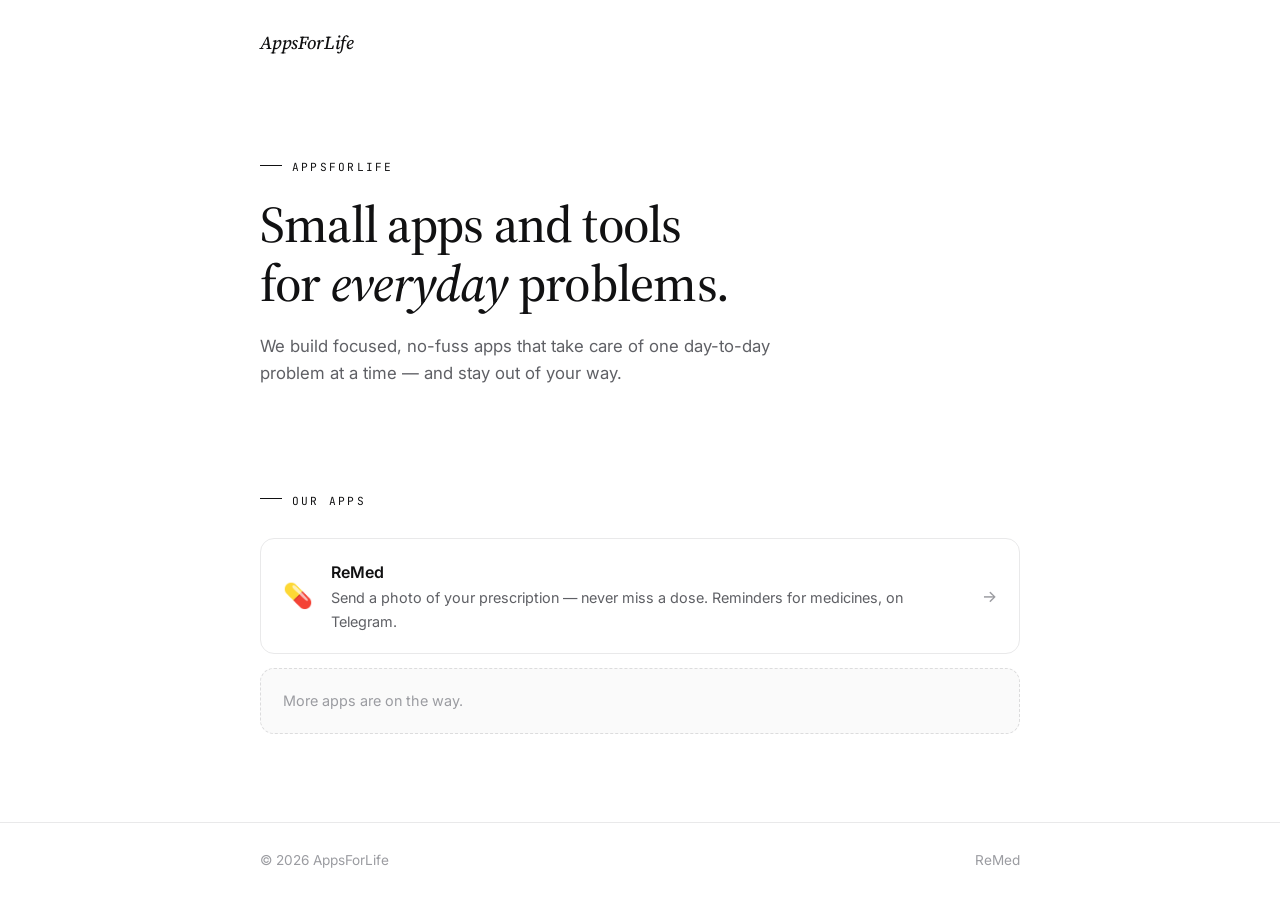
<file: appsforlife/index.html>
<!DOCTYPE html>
<html lang="en">
<head>
  <meta charset="UTF-8" />
  <meta name="viewport" content="width=device-width, initial-scale=1.0" />
  <title>AppsForLife — small apps for everyday problems</title>
  <meta name="description" content="AppsForLife builds small, focused apps and tools that solve day-to-day problems. First up: ReMed — medicine reminders on Telegram." />
  <!-- Facebook / Meta domain verification -->
  <meta name="facebook-domain-verification" content="46ngz30lczupjxqsyp86x853xxx0q3" />
  <meta property="og:title" content="AppsForLife — small apps for everyday problems" />
  <meta property="og:description" content="We build small, focused apps and tools that solve day-to-day problems. First up: ReMed — reminders for medicines, on Telegram." />
  <meta property="og:url" content="https://appsforlife.app/" />
  <link rel="icon" type="image/svg+xml" href="data:image/svg+xml,%3Csvg xmlns='http://www.w3.org/2000/svg' viewBox='0 0 32 32'%3E%3Crect width='32' height='32' rx='8' fill='%23111112'/%3E%3Ctext x='16' y='22' font-family='Georgia,serif' font-size='17' font-style='italic' fill='%23fff' text-anchor='middle'%3EA%3C/text%3E%3C/svg%3E" />
  <link rel="preconnect" href="https://fonts.googleapis.com" />
  <link rel="preconnect" href="https://fonts.gstatic.com" crossorigin />
  <link href="https://fonts.googleapis.com/css2?family=Inter:wght@400;500;600;700&family=Source+Serif+4:ital,opsz,wght@0,8..60,400;0,8..60,500;1,8..60,400&family=JetBrains+Mono:wght@400;500&display=swap" rel="stylesheet" />
  <style>
    /* ReMed theme — light, editorial (black & white; the accent stays ink) */
    :root {
      --bg: #ffffff;
      --bg-2: #fafafa;
      --surface-2: #f4f4f5;
      --border: #e9e9ea;
      --border-2: #dcdcdd;
      --ink: #111112;
      --muted: #5f6065;
      --dim: #9b9ca1;
      --font: "Inter", -apple-system, BlinkMacSystemFont, "Segoe UI", Roboto, sans-serif;
      --serif: "Source Serif 4", Georgia, "Times New Roman", serif;
      --mono: "JetBrains Mono", ui-monospace, "SF Mono", Menlo, monospace;
    }
    * { box-sizing: border-box; margin: 0; padding: 0; }
    body {
      font-family: var(--font);
      background: var(--bg);
      color: var(--ink);
      line-height: 1.65;
      -webkit-font-smoothing: antialiased;
    }
    ::selection { background: #111112; color: #fff; }
    .container { width: min(760px, calc(100% - 48px)); margin-inline: auto; }
    a { color: inherit; text-decoration: none; }

    /* header */
    header { padding: 28px 0; }
    .wordmark { font-family: var(--serif); font-style: italic; font-size: 1.15rem; font-weight: 500; letter-spacing: -0.01em; }

    /* hero */
    .hero { padding: 72px 0 64px; }
    .eyebrow {
      font-family: var(--mono);
      font-size: 0.7rem;
      text-transform: uppercase;
      letter-spacing: 0.2em;
      color: var(--ink);
      margin-bottom: 18px;
    }
    .eyebrow::before {
      content: "";
      display: inline-block;
      width: 22px; height: 1px;
      background: var(--ink);
      vertical-align: middle;
      margin-right: 10px;
      transform: translateY(-3px);
    }
    h1 {
      font-family: var(--serif);
      font-weight: 500;
      font-size: clamp(2.1rem, 5.5vw, 3.2rem);
      line-height: 1.15;
      letter-spacing: -0.015em;
    }
    h1 em { font-style: italic; }
    .sub { color: var(--muted); font-size: 1.05rem; margin-top: 20px; max-width: 32em; }

    /* apps */
    .apps { padding: 40px 0 88px; }
    .apps-grid {
      margin-top: 28px;
      display: grid;
      gap: 14px;
    }
    .app-card {
      display: flex;
      align-items: center;
      gap: 18px;
      padding: 20px 22px;
      border: 1px solid var(--border);
      border-radius: 14px;
      background: var(--bg);
      transition: border-color 0.15s ease, transform 0.15s ease, box-shadow 0.15s ease;
    }
    a.app-card:hover {
      border-color: var(--ink);
      transform: translateY(-2px);
      box-shadow: 0 10px 30px rgba(17, 17, 18, 0.07);
    }
    .app-ico { font-size: 1.5rem; line-height: 1; }
    .app-body { flex: 1; min-width: 0; }
    .app-name { font-weight: 600; }
    .app-tag { color: var(--muted); font-size: 0.9rem; }
    .app-arrow { color: var(--dim); font-weight: 500; }
    .app-soon {
      padding: 20px 22px;
      border: 1px dashed var(--border-2);
      border-radius: 14px;
      background: var(--bg-2);
      color: var(--dim);
      font-size: 0.9rem;
    }

    /* footer */
    footer {
      border-top: 1px solid var(--border);
      padding: 26px 0 34px;
      display: flex;
      justify-content: space-between;
      gap: 16px;
      flex-wrap: wrap;
      color: var(--dim);
      font-size: 0.85rem;
    }
    footer a:hover { color: var(--ink); }

    @media (max-width: 560px) {
      .hero { padding: 48px 0 40px; }
      .app-card, .app-soon { padding: 16px 18px; }
    }
  </style>
</head>
<body>

  <header>
    <div class="container">
      <a class="wordmark" href="./">AppsForLife</a>
    </div>
  </header>

  <main>
    <section class="hero">
      <div class="container">
        <p class="eyebrow">AppsForLife</p>
        <h1>Small apps and tools<br />for <em>everyday</em> problems.</h1>
        <p class="sub">
          We build focused, no-fuss apps that take care of one day-to-day
          problem at a time — and stay out of your way.
        </p>
      </div>
    </section>

    <section class="apps">
      <div class="container">
        <p class="eyebrow">Our apps</p>
        <div class="apps-grid">
          <a class="app-card" href="https://remed.appsforlife.app">
            <span class="app-ico" aria-hidden="true">💊</span>
            <span class="app-body">
              <div class="app-name">ReMed</div>
              <div class="app-tag">Send a photo of your prescription — never miss a dose. Reminders for medicines, on Telegram.</div>
            </span>
            <span class="app-arrow" aria-hidden="true">→</span>
          </a>
          <div class="app-soon">More apps are on the way.</div>
        </div>
      </div>
    </section>
  </main>

  <footer>
    <div class="container" style="display:flex; justify-content:space-between; gap:16px; flex-wrap:wrap;">
      <span>© <span id="year">2026</span> AppsForLife</span>
      <a href="https://remed.appsforlife.app">ReMed</a>
    </div>
  </footer>

  <script>document.getElementById('year').textContent = new Date().getFullYear();</script>
</body>
</html>
</file>
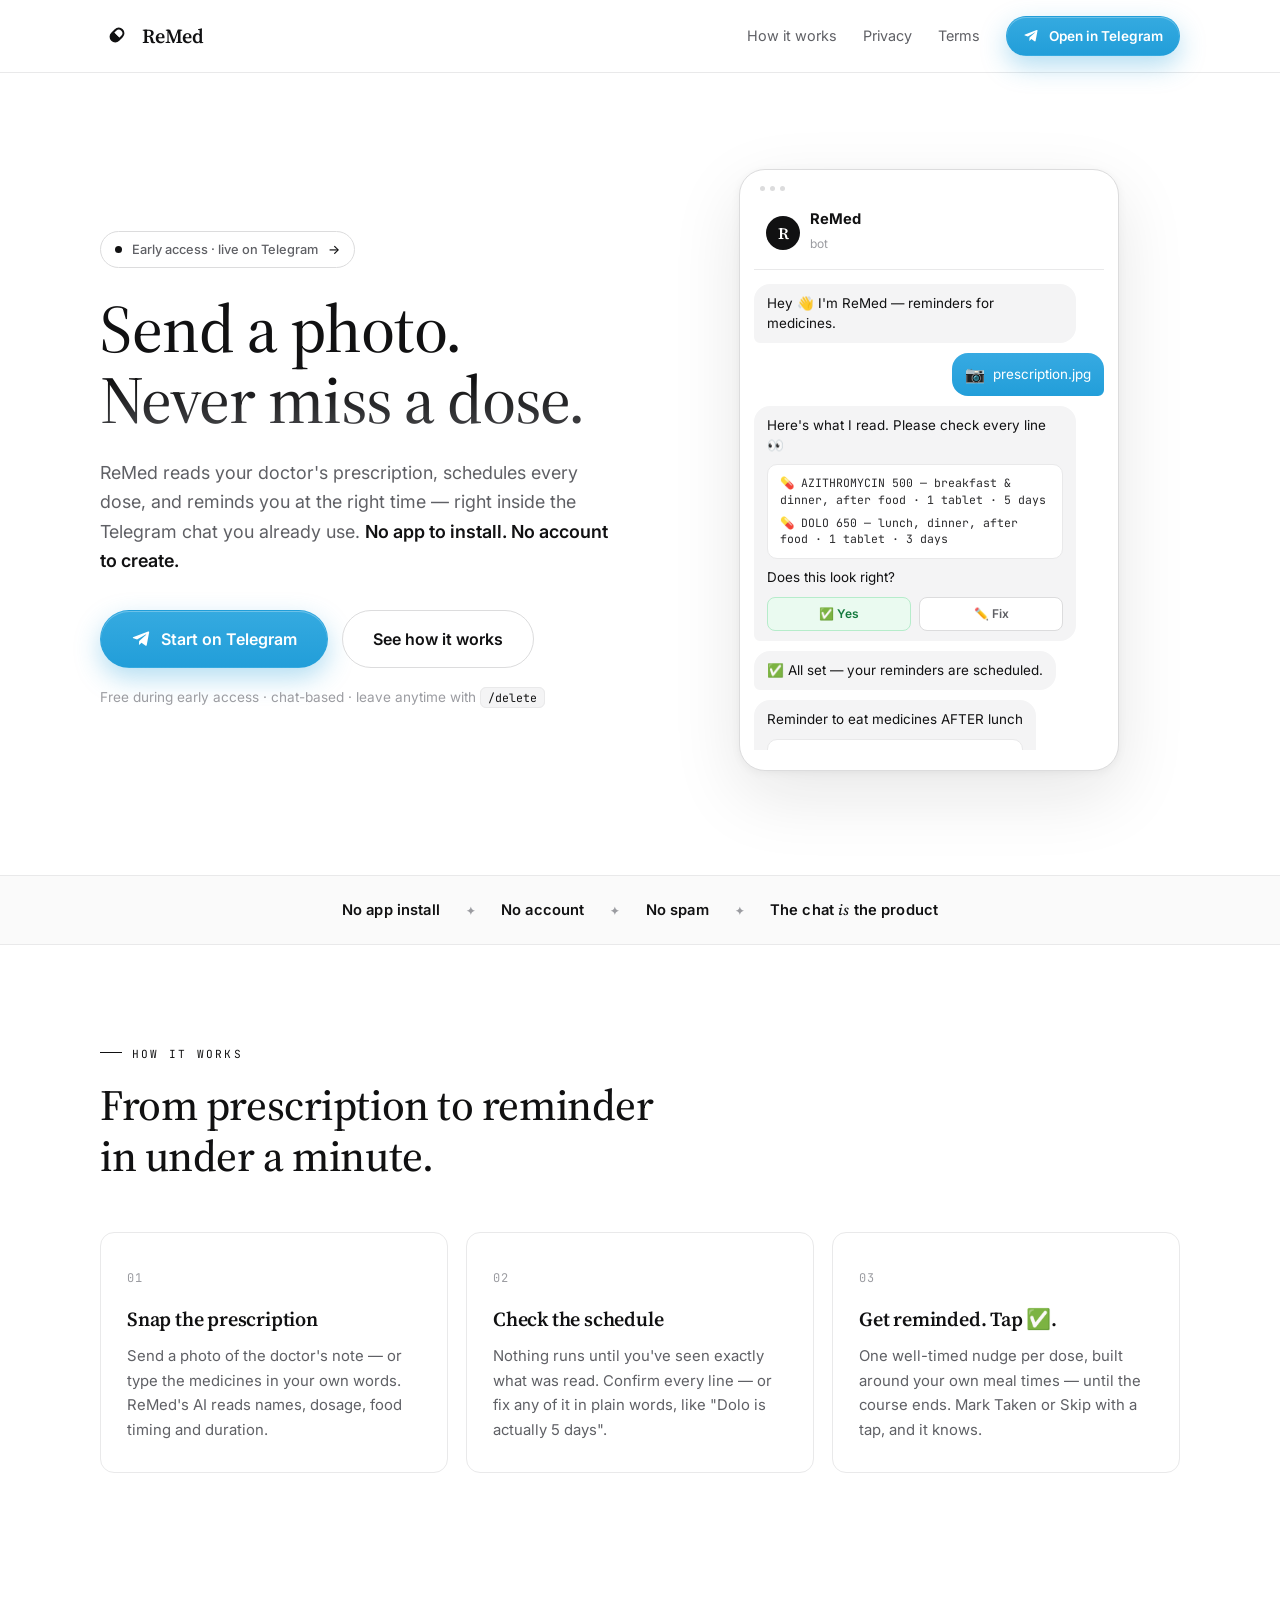
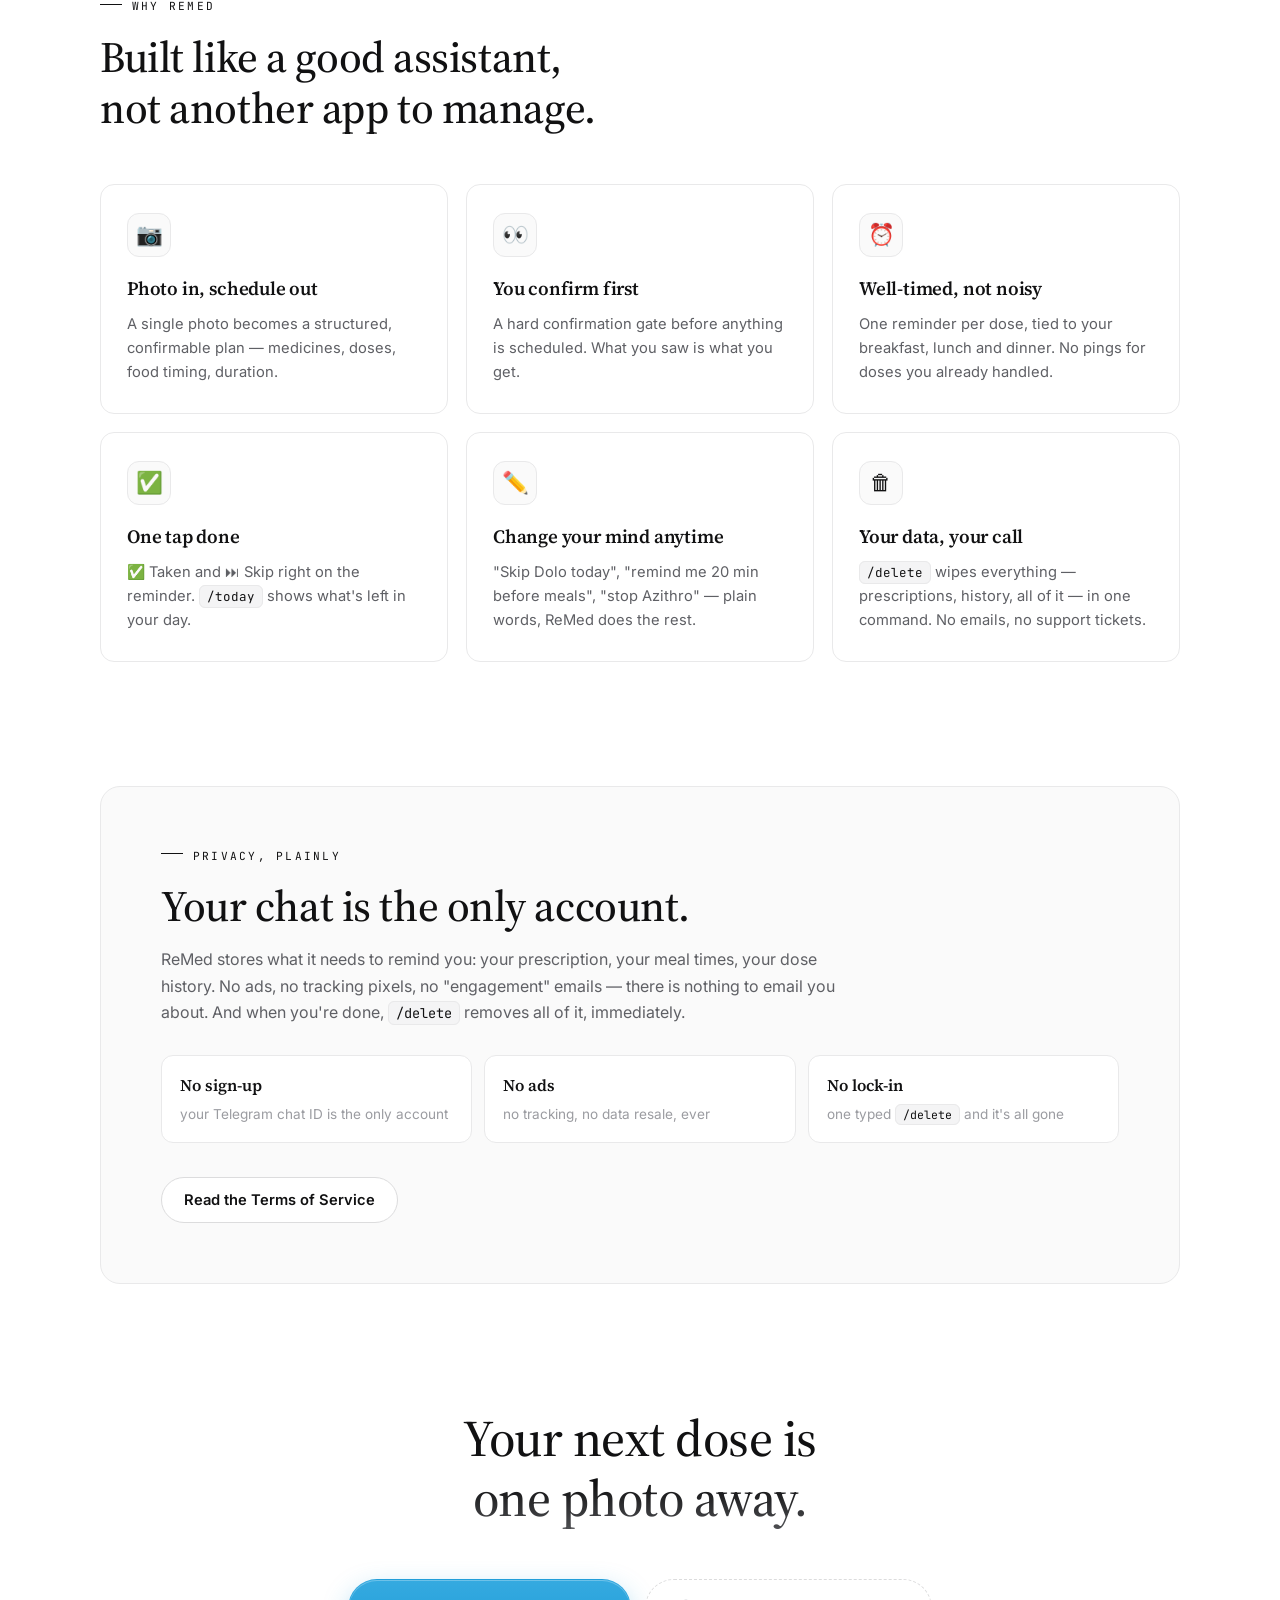
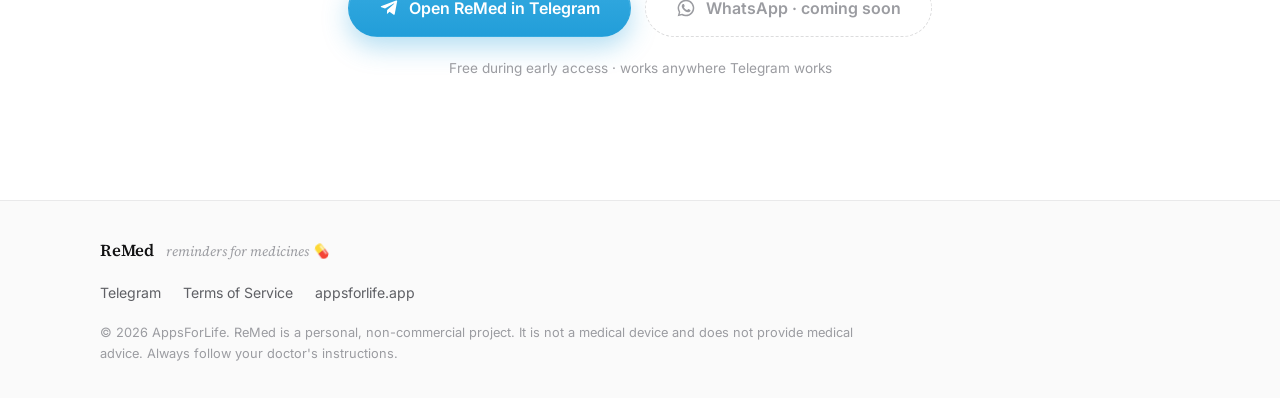
<file: landing/index.html>
<!DOCTYPE html>
<html lang="en">
<head>
  <meta charset="UTF-8" />
  <meta name="viewport" content="width=device-width, initial-scale=1.0" />
  <title>ReMed — Send a photo. Never miss a dose.</title>
  <meta name="description" content="ReMed reads your doctor's prescription, schedules every dose, and reminds you at the right time — right inside Telegram. No app to install, no account to create." />
  <meta property="og:title" content="ReMed — reminders for medicines, on Telegram" />
  <meta property="og:description" content="Send a photo of your prescription. ReMed reads it, confirms the schedule with you, and reminds you of every dose until the course ends." />
  <meta property="og:url" content="https://remed.appsforlife.app/" />
  <link rel="icon" type="image/svg+xml" href="assets/brand/favicon.svg" />
  <link rel="icon" type="image/png" sizes="32x32" href="assets/brand/favicon-32.png" />
  <link rel="icon" type="image/png" sizes="16x16" href="assets/brand/favicon-16.png" />
  <link rel="apple-touch-icon" href="assets/brand/apple-touch-icon.png" />
  <link rel="preconnect" href="https://fonts.googleapis.com" />
  <link rel="preconnect" href="https://fonts.gstatic.com" crossorigin />
  <link href="https://fonts.googleapis.com/css2?family=Inter:wght@400;500;600;700&family=Source+Serif+4:ital,opsz,wght@0,8..60,400;0,8..60,500;0,8..60,600;1,8..60,400&family=JetBrains+Mono:wght@400;500&display=swap" rel="stylesheet" />
  <link rel="stylesheet" href="assets/style.css" />
</head>
<body>

  <!-- ============ Header ============ -->
  <header class="site-header">
    <div class="container header-inner">
      <a class="brand" href="./">
        <svg class="logo-mark" viewBox="0 0 48 48" width="34" height="34" fill="none" aria-hidden="true">
          <g transform="rotate(-45 24 24)">
            <path d="M24 17.5H20.5A6.5 6.5 0 0 0 20.5 30.5H24Z" fill="currentColor"/>
            <path d="M24 17.5H27.5A6.5 6.5 0 0 1 27.5 30.5H24Z" fill="#ffffff"/>
            <rect x="14" y="17.5" width="20" height="13" rx="6.5" stroke="currentColor" stroke-width="3"/>
          </g>
        </svg>
        <span class="brand-name">ReMed</span>
      </a>
      <nav class="header-nav" aria-label="Main">
        <a href="#how">How it works</a>
        <a href="#privacy">Privacy</a>
        <a href="terms.html">Terms</a>
        <a class="btn btn-sm btn-telegram" href="https://t.me/Reminderformedicinebot?start=web" target="_blank" rel="noopener">
          <svg class="tg-icon" viewBox="0 0 24 24" width="16" height="16" fill="currentColor" aria-hidden="true"><path d="M21.9 3.4 18.9 19.1c-.2 1-.8 1.3-1.7.8l-4.6-3.4-2.2 2.1c-.2.2-.4.4-.9.4l.3-4.6 8.4-7.6c.4-.3-.1-.5-.6-.2L7.3 12.6 2.9 11.2c-1-.3-1-1 .2-1.5l17.4-6.7c.8-.3 1.5.2 1.4 1.4z"/></svg>
          Open in Telegram
        </a>
      </nav>
    </div>
  </header>

  <main>
    <!-- ============ Hero ============ -->
    <section class="hero">
      <div class="container hero-inner">
        <div class="hero-copy">
          <a class="pill reveal" href="https://t.me/Reminderformedicinebot?start=web" target="_blank" rel="noopener">
            <span class="pill-dot" aria-hidden="true"></span>
            Early access · live on Telegram
            <span class="pill-arrow" aria-hidden="true">→</span>
          </a>
          <h1 class="reveal">Send a photo.<br /><span class="grad-ink">Never miss a dose.</span></h1>
          <p class="hero-sub reveal">
            ReMed reads your doctor's prescription, schedules every dose, and
            reminds you at the right time — right inside the Telegram chat
            you already use. <strong>No app to install. No account to create.</strong>
          </p>
          <div class="cta-row reveal">
            <a class="btn btn-lg btn-telegram" href="https://t.me/Reminderformedicinebot?start=web" target="_blank" rel="noopener">
              <svg class="tg-icon" viewBox="0 0 24 24" width="20" height="20" fill="currentColor" aria-hidden="true"><path d="M21.9 3.4 18.9 19.1c-.2 1-.8 1.3-1.7.8l-4.6-3.4-2.2 2.1c-.2.2-.4.4-.9.4l.3-4.6 8.4-7.6c.4-.3-.1-.5-.6-.2L7.3 12.6 2.9 11.2c-1-.3-1-1 .2-1.5l17.4-6.7c.8-.3 1.5.2 1.4 1.4z"/></svg>
              Start on Telegram
            </a>
            <a class="btn btn-lg btn-ghost" href="#how">See how it works</a>
          </div>
          <p class="micro-trust reveal">Free during early access · chat-based · leave anytime with <code>/delete</code></p>
        </div>

        <!-- Chat mockup — exact bot copy -->
        <div class="chat-wrap reveal" aria-hidden="true">
          <div class="phone">
            <div class="phone-top"><span class="phone-dot"></span><span class="phone-dot"></span><span class="phone-dot"></span></div>
            <div class="chat-head">
              <span class="chat-avatar">R</span>
              <span>
                <strong>ReMed</strong>
                <small>bot</small>
              </span>
            </div>
            <div class="chat-body">
              <div class="msg bot"><p>Hey 👋 I'm ReMed — reminders for medicines.</p></div>
              <div class="msg user img"><span class="thumb">📷</span>prescription.jpg</div>
              <div class="msg bot"><p>Here's what I read. Please check every line 👀</p>
                <div class="rx-card">
                  <span class="rx-line">💊 AZITHROMYCIN 500 — breakfast &amp; dinner, after food · 1 tablet · 5 days</span>
                  <span class="rx-line">💊 DOLO 650 — lunch, dinner, after food · 1 tablet · 3 days</span>
                </div>
                <p>Does this look right?</p>
                <div class="kb"><span class="kb-btn ok">✅ Yes</span><span class="kb-btn">✏️ Fix</span></div>
              </div>
              <div class="msg bot"><p>✅ All set — your reminders are scheduled.</p></div>
              <div class="msg bot"><p>Reminder to eat medicines AFTER lunch</p>
                <div class="rx-card">
                  <span class="rx-line">💊 DOLO 650 — 1 tablet</span>
                </div>
                <div class="kb"><span class="kb-btn ok">✅ Taken</span><span class="kb-btn">⏭ Skip today</span></div>
              </div>
            </div>
          </div>
        </div>
      </div>
    </section>

    <!-- ============ Strip ============ -->
    <section class="strip">
      <div class="container strip-inner">
        <span>No app install</span><span class="strip-sep" aria-hidden="true">✦</span>
        <span>No account</span><span class="strip-sep" aria-hidden="true">✦</span>
        <span>No spam</span><span class="strip-sep" aria-hidden="true">✦</span>
        <span>The chat <em>is</em> the product</span>
      </div>
    </section>

    <!-- ============ How it works ============ -->
    <section class="section" id="how">
      <div class="container">
        <p class="eyebrow reveal"><span class="tick" aria-hidden="true"></span>How it works</p>
        <h2 class="h2 reveal">From prescription to reminder<br class="br-md" /> in under a minute.</h2>
        <div class="steps">
          <article class="step reveal">
            <span class="step-num">01</span>
            <h3>Snap the prescription</h3>
            <p>Send a photo of the doctor's note — or type the medicines in your own words. ReMed's AI reads names, dosage, food timing and duration.</p>
          </article>
          <article class="step reveal">
            <span class="step-num">02</span>
            <h3>Check the schedule</h3>
            <p>Nothing runs until you've seen exactly what was read. Confirm every line — or fix any of it in plain words, like "Dolo is actually 5 days".</p>
          </article>
          <article class="step reveal">
            <span class="step-num">03</span>
            <h3>Get reminded. Tap ✅.</h3>
            <p>One well-timed nudge per dose, built around your own meal times — until the course ends. Mark Taken or Skip with a tap, and it knows.</p>
          </article>
        </div>
      </div>
    </section>

    <!-- ============ Features ============ -->
    <section class="section">
      <div class="container">
        <p class="eyebrow reveal"><span class="tick" aria-hidden="true"></span>Why ReMed</p>
        <h2 class="h2 reveal">Built like a good assistant,<br class="br-md" /> not another app to manage.</h2>
        <div class="features">
          <article class="card reveal">
            <span class="card-ico">📷</span>
            <h3>Photo in, schedule out</h3>
            <p>A single photo becomes a structured, confirmable plan — medicines, doses, food timing, duration.</p>
          </article>
          <article class="card reveal">
            <span class="card-ico">👀</span>
            <h3>You confirm first</h3>
            <p>A hard confirmation gate before anything is scheduled. What you saw is what you get.</p>
          </article>
          <article class="card reveal">
            <span class="card-ico">⏰</span>
            <h3>Well-timed, not noisy</h3>
            <p>One reminder per dose, tied to your breakfast, lunch and dinner. No pings for doses you already handled.</p>
          </article>
          <article class="card reveal">
            <span class="card-ico">✅</span>
            <h3>One tap done</h3>
            <p>✅ Taken and ⏭ Skip right on the reminder. <code>/today</code> shows what's left in your day.</p>
          </article>
          <article class="card reveal">
            <span class="card-ico">✏️</span>
            <h3>Change your mind anytime</h3>
            <p>"Skip Dolo today", "remind me 20 min before meals", "stop Azithro" — plain words, ReMed does the rest.</p>
          </article>
          <article class="card reveal">
            <span class="card-ico">🗑</span>
            <h3>Your data, your call</h3>
            <p><code>/delete</code> wipes everything — prescriptions, history, all of it — in one command. No emails, no support tickets.</p>
          </article>
        </div>
      </div>
    </section>

    <!-- ============ Privacy ============ -->
    <section class="section" id="privacy">
      <div class="container">
        <div class="privacy-box reveal">
          <p class="eyebrow"><span class="tick" aria-hidden="true"></span>Privacy, plainly</p>
          <h2 class="h2">Your chat is the only account.</h2>
          <p class="privacy-sub">
            ReMed stores what it needs to remind you: your prescription, your meal
            times, your dose history. No ads, no tracking pixels, no "engagement"
            emails — there is nothing to email you about. And when you're done,
            <code>/delete</code> removes all of it, immediately.
          </p>
          <div class="privacy-points">
            <div class="p-point"><span>No sign-up</span>your Telegram chat ID is the only account</div>
            <div class="p-point"><span>No ads</span>no tracking, no data resale, ever</div>
            <div class="p-point"><span>No lock-in</span>one typed <code>/delete</code> and it's all gone</div>
          </div>
          <a class="btn btn-ghost" href="terms.html">Read the Terms of Service</a>
        </div>
      </div>
    </section>

    <!-- ============ WhatsApp teaser + final CTA ============ -->
    <section class="section final">
      <div class="container final-inner">
        <h2 class="h2 reveal">Your next dose is<br class="br-sm" /> <span class="grad-ink">one photo away.</span></h2>
        <div class="cta-row reveal center">
          <a class="btn btn-lg btn-telegram" href="https://t.me/Reminderformedicinebot?start=web" target="_blank" rel="noopener">
            <svg class="tg-icon" viewBox="0 0 24 24" width="20" height="20" fill="currentColor" aria-hidden="true"><path d="M21.9 3.4 18.9 19.1c-.2 1-.8 1.3-1.7.8l-4.6-3.4-2.2 2.1c-.2.2-.4.4-.9.4l.3-4.6 8.4-7.6c.4-.3-.1-.5-.6-.2L7.3 12.6 2.9 11.2c-1-.3-1-1 .2-1.5l17.4-6.7c.8-.3 1.5.2 1.4 1.4z"/></svg>
            Open ReMed in Telegram
          </a>
          <!-- WhatsApp goes live later: swap the span below for an <a> and
               set href="https://wa.me/<number>?text=hi" — the button is already styled. -->
          <span class="btn btn-lg btn-wa soon" aria-disabled="true" title="Coming soon">
            <svg class="tg-icon" viewBox="0 0 24 24" width="20" height="20" fill="currentColor" aria-hidden="true"><path d="M12 2a10 10 0 0 0-8.6 15.1L2 22l5-1.3A10 10 0 1 0 12 2zm0 18.2c-1.6 0-3-.4-4.3-1.2l-.3-.2-3 .8.8-2.9-.2-.3A8.2 8.2 0 1 1 12 20.2zm4.6-6.1c-.3-.1-1.5-.7-1.7-.8-.2-.1-.4-.1-.6.1-.2.3-.6.8-.8 1-.1.2-.3.2-.5.1a6.7 6.7 0 0 1-3.4-3c-.3-.4 0-.5.1-.7l.4-.5c.1-.1.2-.3.3-.4.1-.2 0-.3 0-.5L9.6 7.6c-.2-.5-.4-.4-.6-.4h-.5c-.2 0-.5.1-.7.3-.9 1-1.2 2.1-.7 3.5.5 1.3 1.5 2.7 2.8 3.9a8 8 0 0 0 4.4 2.3c1 .1 1.9-.2 2.6-.9.3-.4.5-.9.5-1.4 0-.2-.1-.4-.3-.4z"/></svg>
            WhatsApp · coming soon
          </span>
        </div>
        <p class="micro-trust reveal">Free during early access · works anywhere Telegram works</p>
      </div>
    </section>
  </main>

  <!-- ============ Footer ============ -->
  <footer class="site-footer">
    <div class="container footer-inner">
      <div class="footer-brand">
        <span class="brand-name">ReMed</span>
        <span class="footer-tag">reminders for medicines 💊</span>
      </div>
      <nav class="footer-nav" aria-label="Footer">
        <a href="https://t.me/Reminderformedicinebot?start=web" target="_blank" rel="noopener">Telegram</a>
        <a href="terms.html">Terms of Service</a>
        <a href="https://appsforlife.app" rel="noopener">appsforlife.app</a>
      </nav>
      <p class="footer-note">
        © <span id="year">2026</span> AppsForLife. ReMed is a personal, non-commercial project.
        It is not a medical device and does not provide medical advice. Always follow your
        doctor's instructions.
      </p>
    </div>
  </footer>

  <script>
    // ---- Channel links: one place to update later ------------------
    // Telegram: universal link — opens the bot directly in the app if
    // installed; otherwise t.me's "open in Telegram?" page.
    // The ?start=web payload tells the bot where the user came from.
    // WhatsApp (future): change .btn-wa from a <span> to an <a> and set
    // href="https://wa.me/<number>?text=hi" — styling is already in place.
    document.getElementById('year').textContent = new Date().getFullYear();

    // Reveal on scroll (respects reduced motion)
    const els = document.querySelectorAll('.reveal');
    if (window.matchMedia('(prefers-reduced-motion: reduce)').matches) {
      els.forEach(el => el.classList.add('in'));
    } else {
      const io = new IntersectionObserver(entries => {
        entries.forEach(e => { if (e.isIntersecting) { e.target.classList.add('in'); io.unobserve(e.target); } });
      }, { threshold: 0.15 });
      els.forEach((el, i) => { el.style.transitionDelay = `${(i % 6) * 60}ms`; io.observe(el); });
    }
  </script>
</body>
</html>
</file>
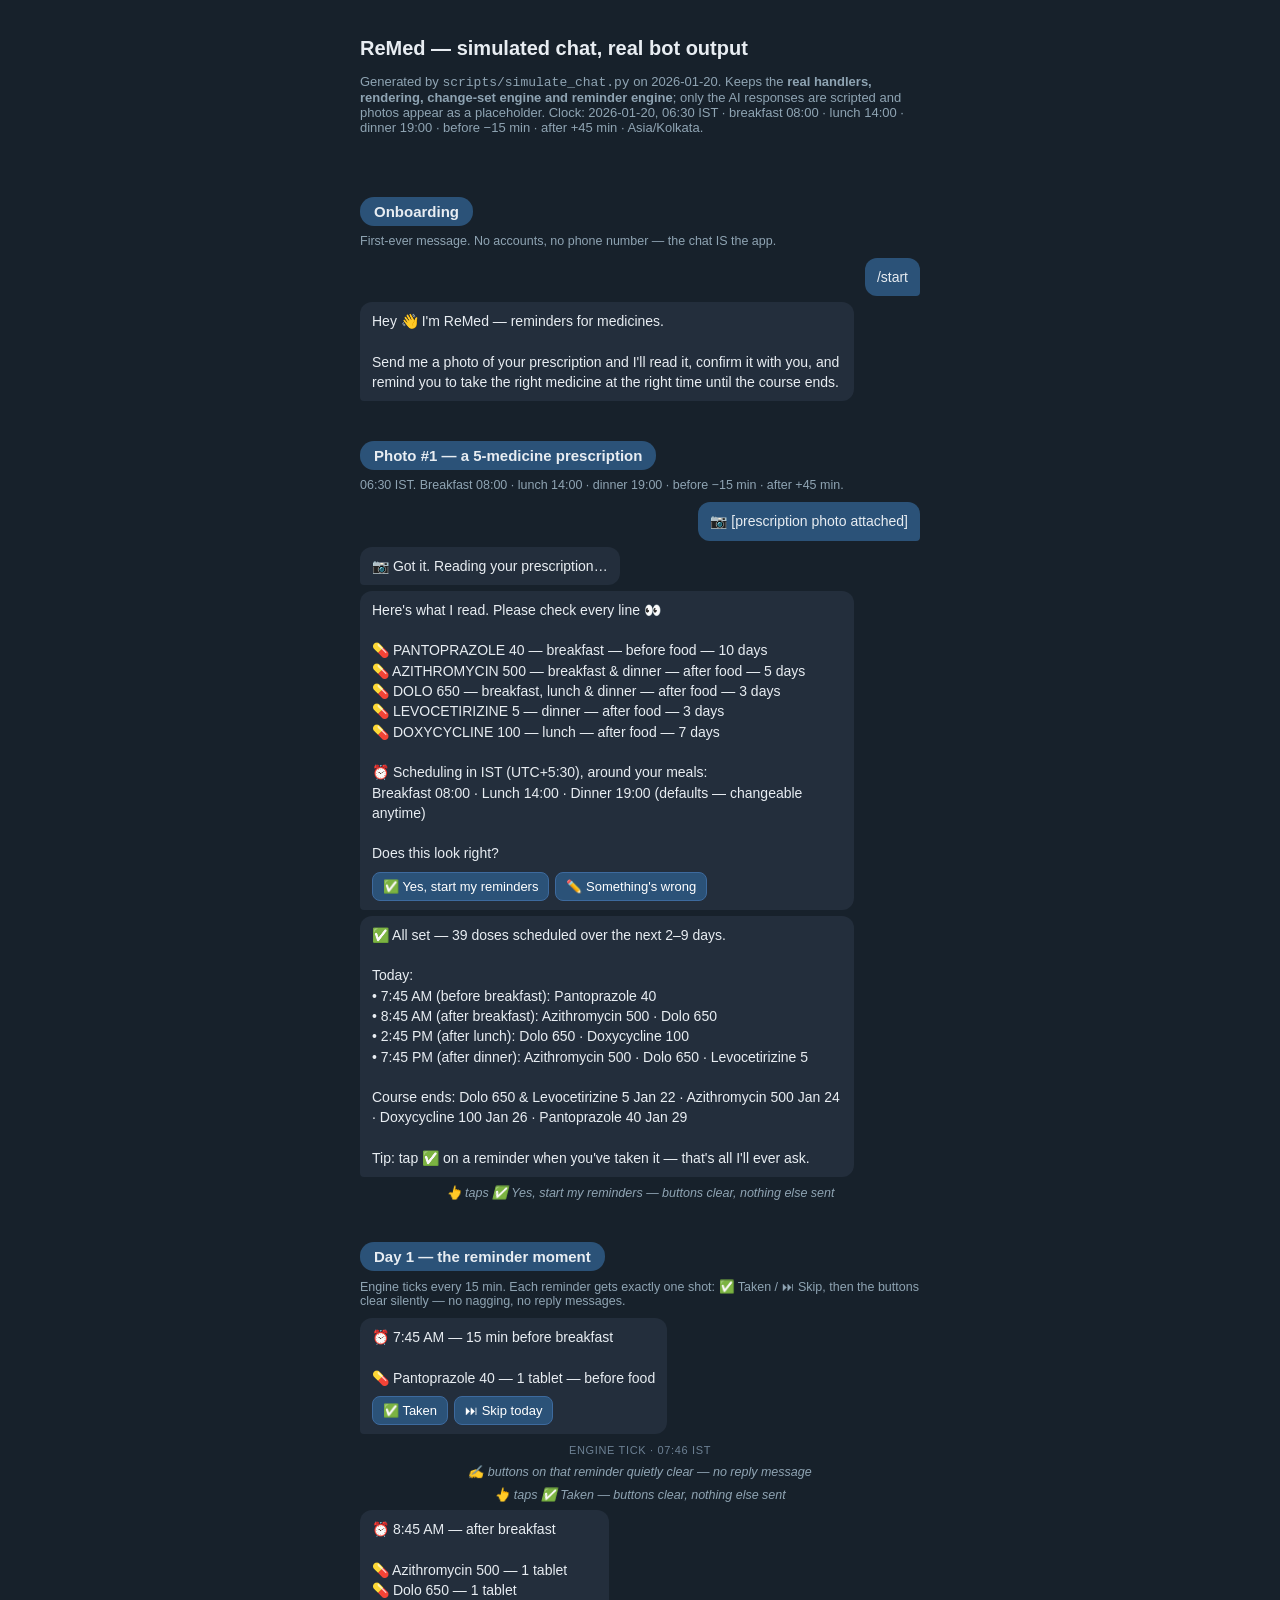
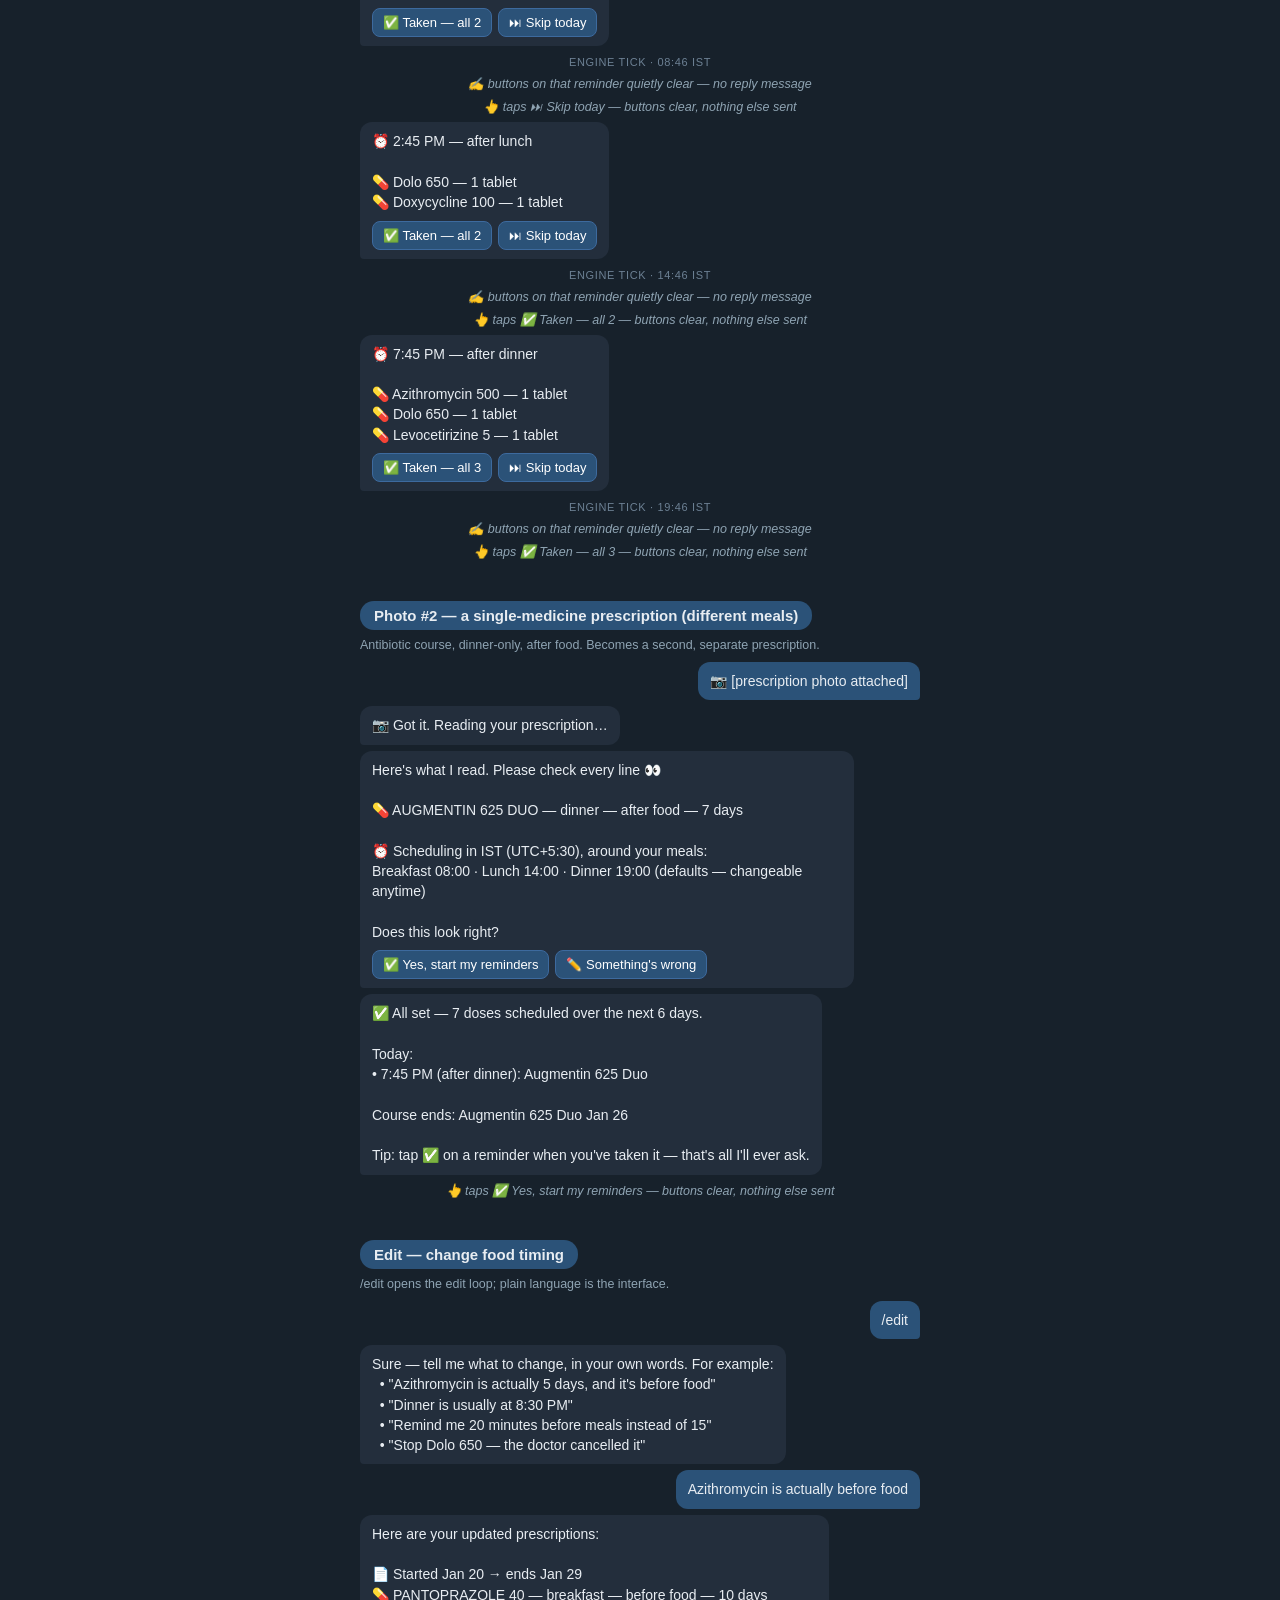
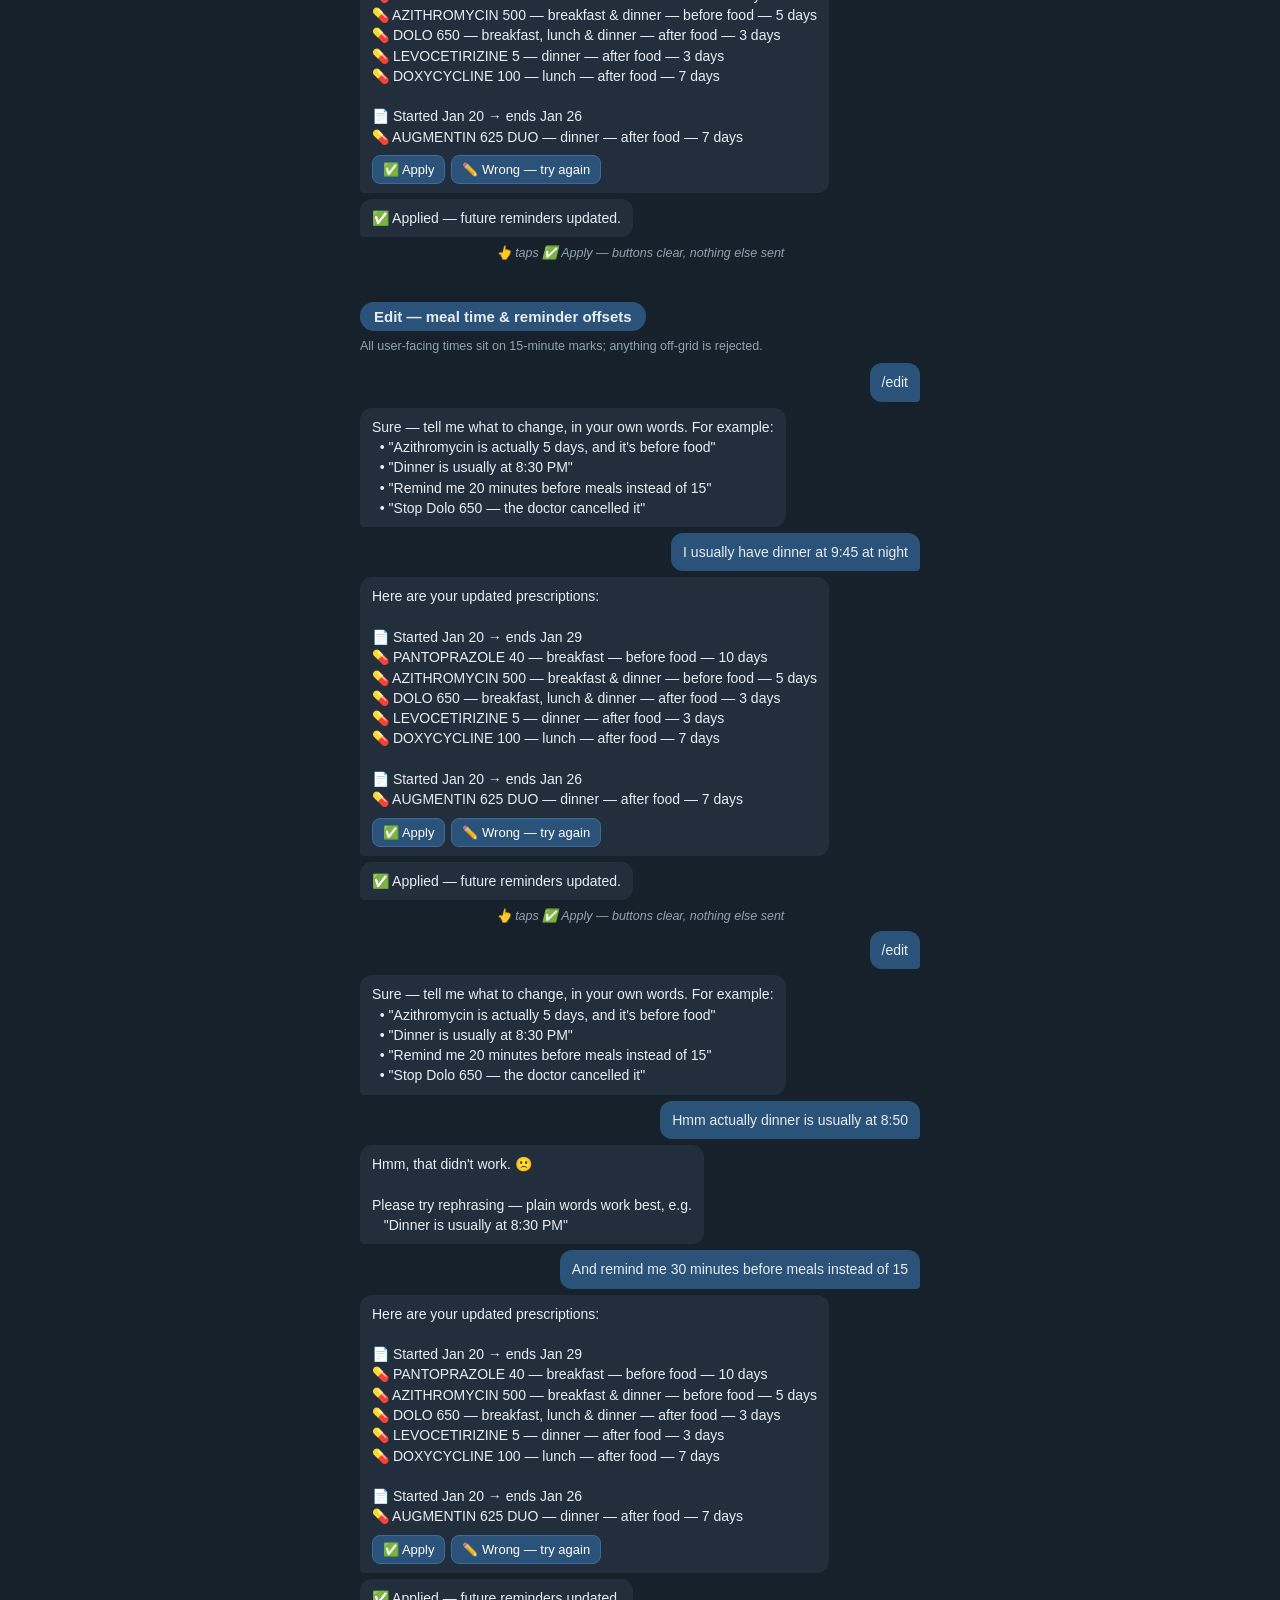
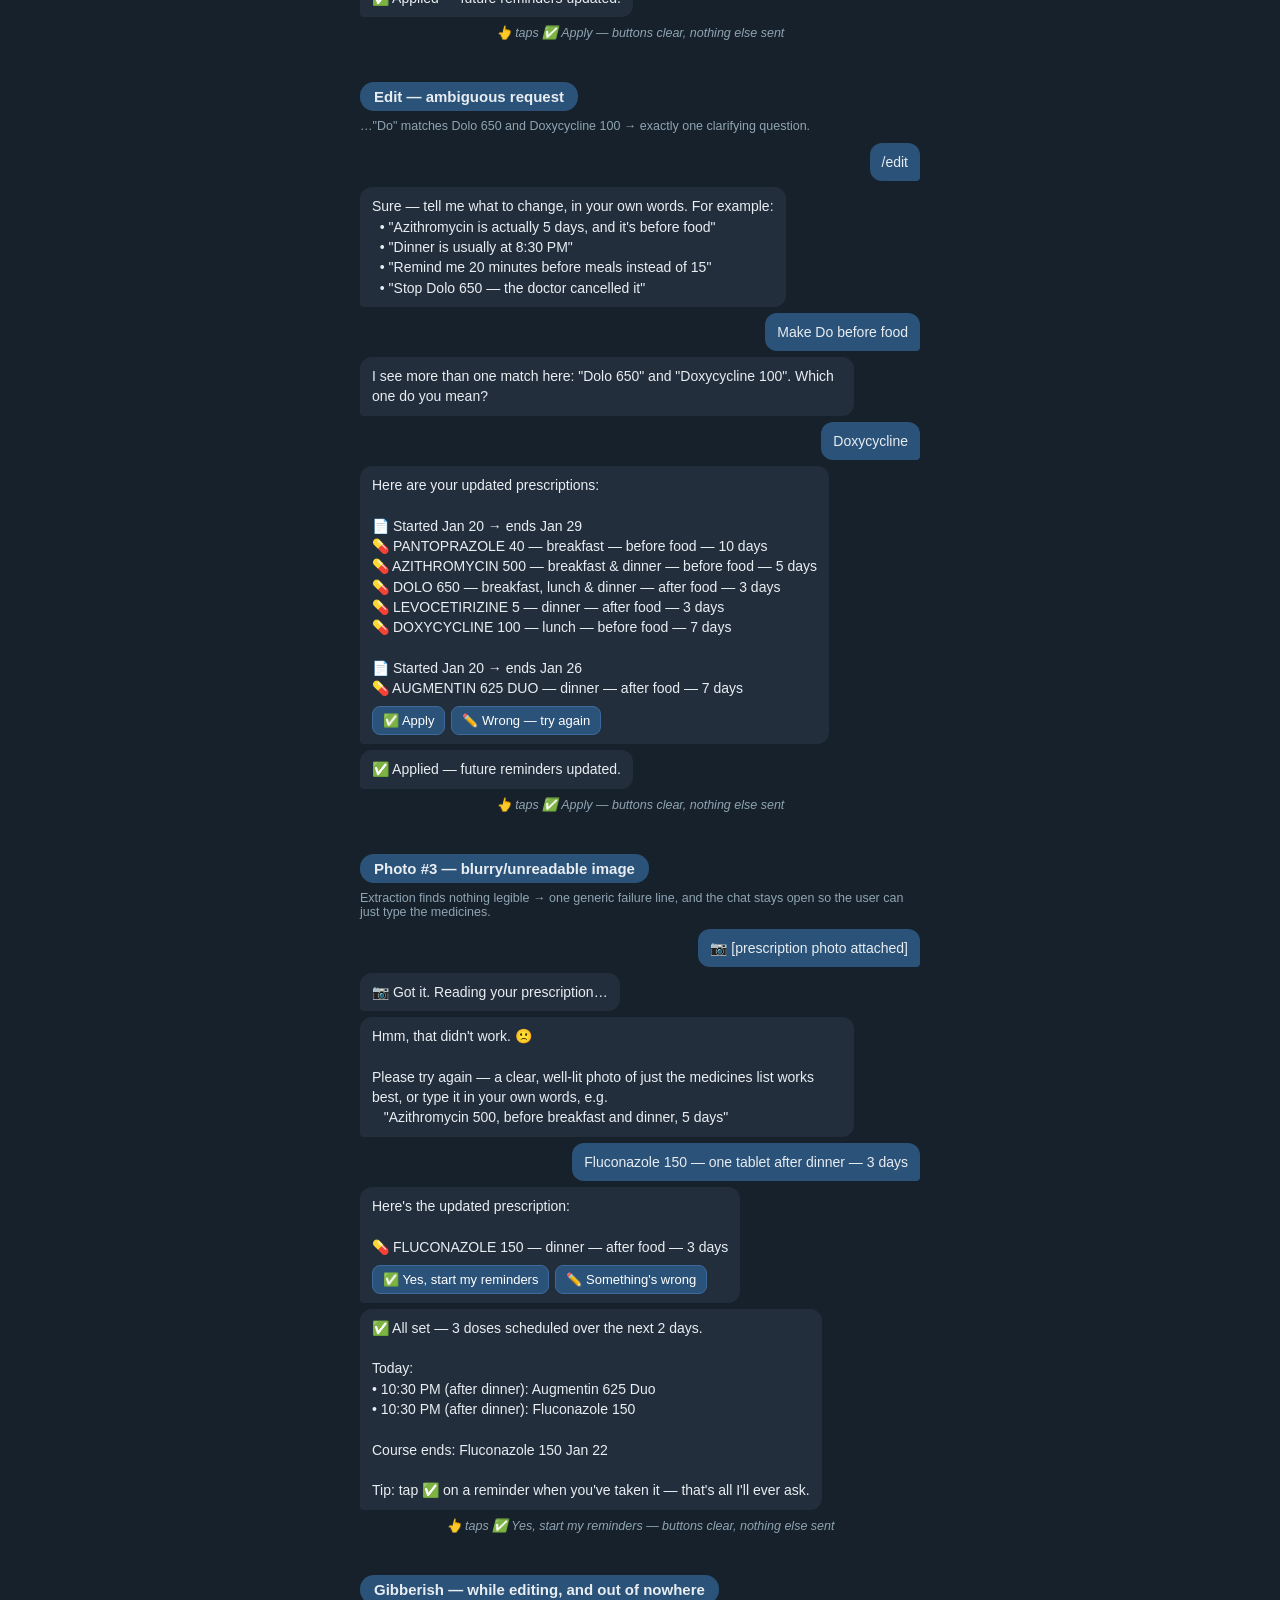
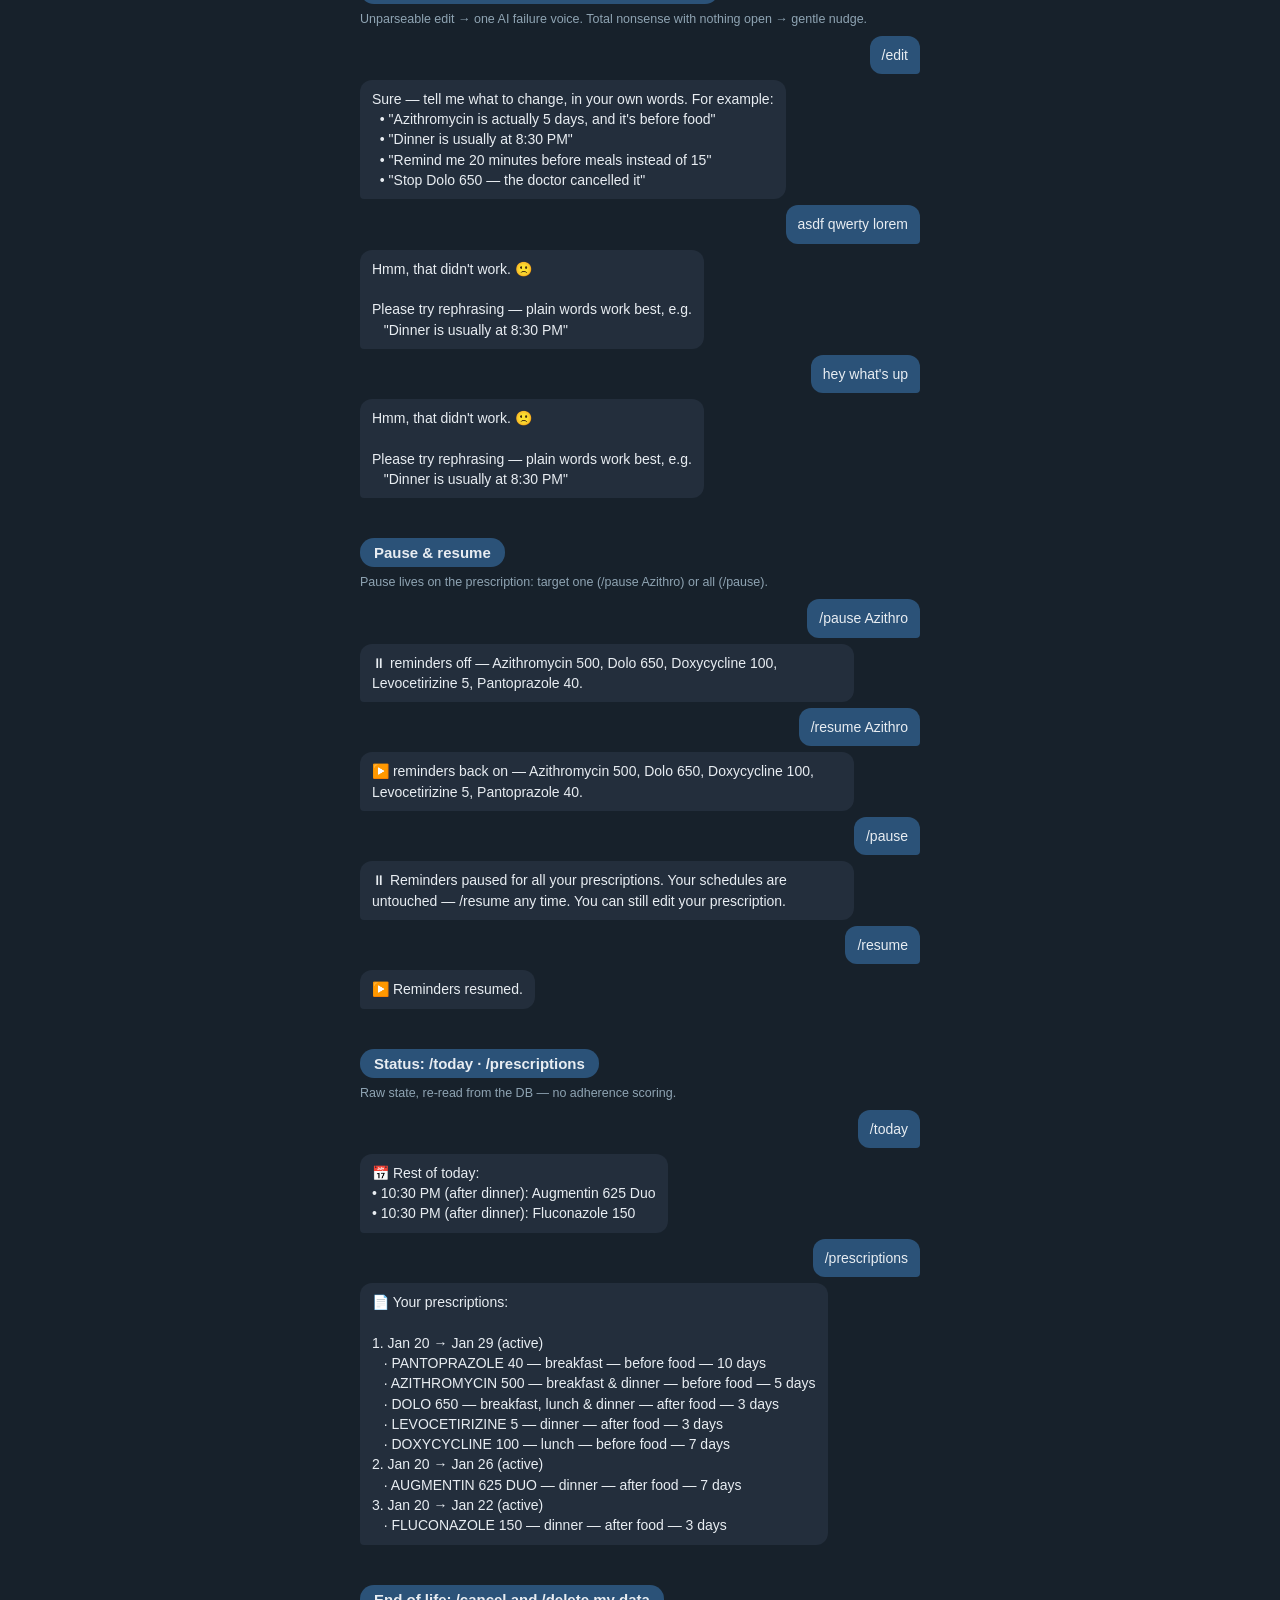
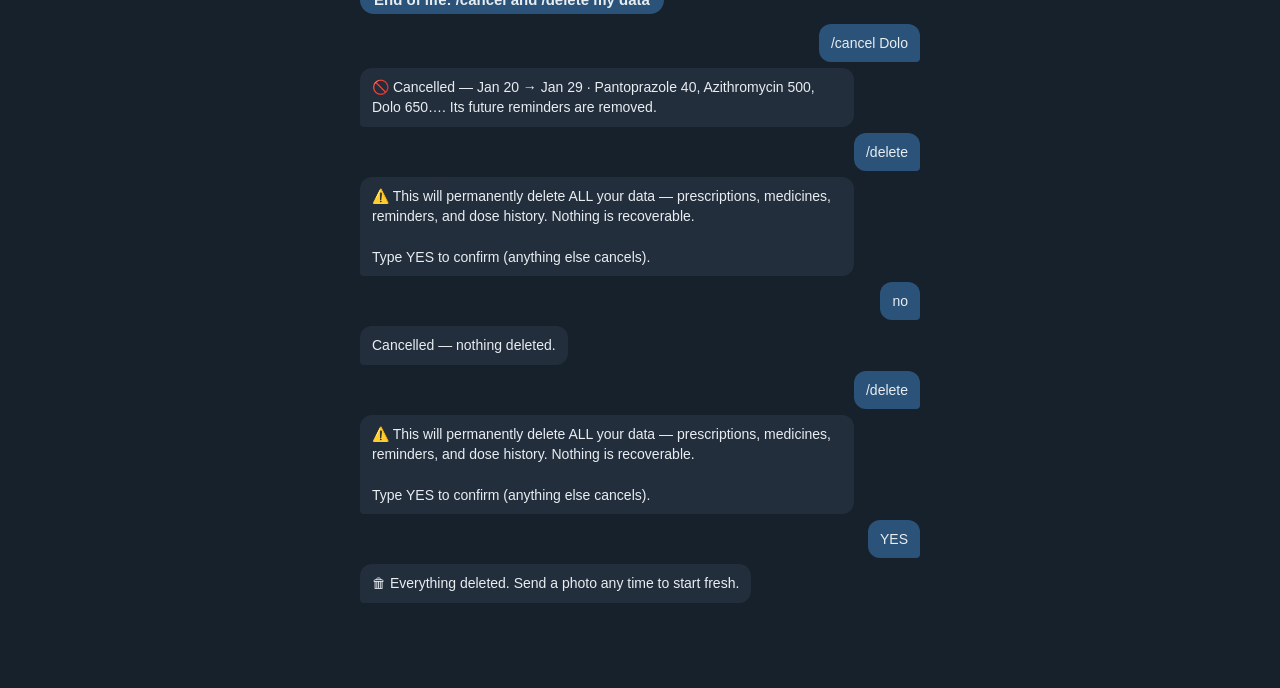
<file: chat-simulation.html>
<!doctype html>
<html lang="en"><head><meta charset="utf-8">
<title>ReMed — simulated user chat (exact bot output)</title>
<style>
  body { font-family: -apple-system, 'Segoe UI', Roboto, sans-serif; background:#17212b; color:#e8edf2;
         max-width: 560px; margin: 0 auto; padding: 24px 12px 80px; }
  h1 { font-size: 20px; } .meta { color:#8fa4b3; font-size:13px; margin-bottom:28px; }
  h2 { font-size: 15px; background:#2b5278; display:inline-block; padding:6px 14px;
       border-radius:14px; margin:34px 0 4px; font-weight:600; }
  .note { color:#8fa4b3; font-size:12.5px; margin:4px 0 10px; }
  .row { display:flex; margin:6px 0; } .me { justify-content:flex-end; }
  .bubble { white-space:pre-wrap; max-width:84%; padding:9px 12px; border-radius:12px;
             font-size:14px; line-height:1.45; }
  .me .bubble { background:#2b5278; border-bottom-right-radius:4px; }
  .bot { background:#232e3c; border-bottom-left-radius:4px; }
  .btns { margin-top:8px; display:flex; flex-wrap:wrap; gap:6px; }
  .btn { background:#2b5278; color:#fff; border:1px solid #3d6a9e; border-radius:8px;
          padding:6px 10px; font-size:13px; cursor:default; }
  .tap { color:#8fa4b3; font-size:12.5px; text-align:center; margin:8px auto; font-style:italic; }
  .clock { color:#6d8194; font-size:11px; text-align:center; margin:10px 0 4px;
            letter-spacing:.06em; text-transform:uppercase; }
</style></head><body>
<h1>ReMed — simulated chat, real bot output</h1>
<p class="meta">Generated by <code>scripts/simulate_chat.py</code> on 2026-01-20. Keeps the
<b>real handlers, rendering, change-set engine and reminder engine</b>; only the AI responses are
scripted and photos appear as a placeholder. Clock: 2026-01-20, 06:30 IST ·
breakfast 08:00 · lunch 14:00 · dinner 19:00 · before −15 min · after +45 min · Asia/Kolkata.</p>
<h2>Onboarding</h2><p class="note">First-ever message. No accounts, no phone number — the chat IS the app.</p><div class="row me"><div class="bubble me">/start</div></div><div class="row botr"><div class="bubble bot">Hey 👋 I&#x27;m ReMed — reminders for medicines.

Send me a photo of your prescription and I&#x27;ll read it, confirm it with you, and remind you to take the right medicine at the right time until the course ends.</div></div><h2>Photo #1 — a 5-medicine prescription</h2><p class="note">06:30 IST. Breakfast 08:00 · lunch 14:00 · dinner 19:00 · before −15 min · after +45 min.</p><div class="row me"><div class="bubble me">📷 [prescription photo attached]</div></div><div class="row botr"><div class="bubble bot">📷 Got it. Reading your prescription…</div></div><div class="row botr"><div class="bubble bot">Here&#x27;s what I read. Please check every line 👀

💊 PANTOPRAZOLE 40 — breakfast — before food — 10 days
💊 AZITHROMYCIN 500 — breakfast &amp; dinner — after food — 5 days
💊 DOLO 650 — breakfast, lunch &amp; dinner — after food — 3 days
💊 LEVOCETIRIZINE 5 — dinner — after food — 3 days
💊 DOXYCYCLINE 100 — lunch — after food — 7 days

⏰ Scheduling in IST (UTC+5:30), around your meals:
Breakfast 08:00 · Lunch 14:00 · Dinner 19:00 (defaults — changeable anytime)

Does this look right?<div class="btns"><button class="btn">✅ Yes, start my reminders</button><button class="btn">✏️ Something&#x27;s wrong</button></div></div></div><div class="row botr"><div class="bubble bot">✅ All set — 39 doses scheduled over the next 2–9 days.

Today:
• 7:45 AM (before breakfast): Pantoprazole 40
• 8:45 AM (after breakfast): Azithromycin 500 · Dolo 650
• 2:45 PM (after lunch): Dolo 650 · Doxycycline 100
• 7:45 PM (after dinner): Azithromycin 500 · Dolo 650 · Levocetirizine 5

Course ends: Dolo 650 &amp; Levocetirizine 5 Jan 22 · Azithromycin 500 Jan 24 · Doxycycline 100 Jan 26 · Pantoprazole 40 Jan 29

Tip: tap ✅ on a reminder when you&#x27;ve taken it — that&#x27;s all I&#x27;ll ever ask.</div></div><div class="tap">👆 taps ✅ Yes, start my reminders — buttons clear, nothing else sent</div><h2>Day 1 — the reminder moment</h2><p class="note">Engine ticks every 15 min. Each reminder gets exactly one shot: ✅ Taken / ⏭ Skip, then the buttons clear silently — no nagging, no reply messages.</p><div class="row botr"><div class="bubble bot">⏰ 7:45 AM — 15 min before breakfast

💊 Pantoprazole 40 — 1 tablet — before food<div class="btns"><button class="btn">✅ Taken</button><button class="btn">⏭ Skip today</button></div></div></div><div class="clock">engine tick · 07:46 IST</div><div class="tap">✍️ buttons on that reminder quietly clear — no reply message</div><div class="tap">👆 taps ✅ Taken — buttons clear, nothing else sent</div><div class="row botr"><div class="bubble bot">⏰ 8:45 AM — after breakfast

💊 Azithromycin 500 — 1 tablet
💊 Dolo 650 — 1 tablet<div class="btns"><button class="btn">✅ Taken — all 2</button><button class="btn">⏭ Skip today</button></div></div></div><div class="clock">engine tick · 08:46 IST</div><div class="tap">✍️ buttons on that reminder quietly clear — no reply message</div><div class="tap">👆 taps ⏭ Skip today — buttons clear, nothing else sent</div><div class="row botr"><div class="bubble bot">⏰ 2:45 PM — after lunch

💊 Dolo 650 — 1 tablet
💊 Doxycycline 100 — 1 tablet<div class="btns"><button class="btn">✅ Taken — all 2</button><button class="btn">⏭ Skip today</button></div></div></div><div class="clock">engine tick · 14:46 IST</div><div class="tap">✍️ buttons on that reminder quietly clear — no reply message</div><div class="tap">👆 taps ✅ Taken — all 2 — buttons clear, nothing else sent</div><div class="row botr"><div class="bubble bot">⏰ 7:45 PM — after dinner

💊 Azithromycin 500 — 1 tablet
💊 Dolo 650 — 1 tablet
💊 Levocetirizine 5 — 1 tablet<div class="btns"><button class="btn">✅ Taken — all 3</button><button class="btn">⏭ Skip today</button></div></div></div><div class="clock">engine tick · 19:46 IST</div><div class="tap">✍️ buttons on that reminder quietly clear — no reply message</div><div class="tap">👆 taps ✅ Taken — all 3 — buttons clear, nothing else sent</div><h2>Photo #2 — a single-medicine prescription (different meals)</h2><p class="note">Antibiotic course, dinner-only, after food. Becomes a second, separate prescription.</p><div class="row me"><div class="bubble me">📷 [prescription photo attached]</div></div><div class="row botr"><div class="bubble bot">📷 Got it. Reading your prescription…</div></div><div class="row botr"><div class="bubble bot">Here&#x27;s what I read. Please check every line 👀

💊 AUGMENTIN 625 DUO — dinner — after food — 7 days

⏰ Scheduling in IST (UTC+5:30), around your meals:
Breakfast 08:00 · Lunch 14:00 · Dinner 19:00 (defaults — changeable anytime)

Does this look right?<div class="btns"><button class="btn">✅ Yes, start my reminders</button><button class="btn">✏️ Something&#x27;s wrong</button></div></div></div><div class="row botr"><div class="bubble bot">✅ All set — 7 doses scheduled over the next 6 days.

Today:
• 7:45 PM (after dinner): Augmentin 625 Duo

Course ends: Augmentin 625 Duo Jan 26

Tip: tap ✅ on a reminder when you&#x27;ve taken it — that&#x27;s all I&#x27;ll ever ask.</div></div><div class="tap">👆 taps ✅ Yes, start my reminders — buttons clear, nothing else sent</div><h2>Edit — change food timing</h2><p class="note">/edit opens the edit loop; plain language is the interface.</p><div class="row me"><div class="bubble me">/edit</div></div><div class="row botr"><div class="bubble bot">Sure — tell me what to change, in your own words. For example:
  • &quot;Azithromycin is actually 5 days, and it&#x27;s before food&quot;
  • &quot;Dinner is usually at 8:30 PM&quot;
  • &quot;Remind me 20 minutes before meals instead of 15&quot;
  • &quot;Stop Dolo 650 — the doctor cancelled it&quot;</div></div><div class="row me"><div class="bubble me">Azithromycin is actually before food</div></div><div class="row botr"><div class="bubble bot">Here are your updated prescriptions:

📄 Started Jan 20 → ends Jan 29
💊 PANTOPRAZOLE 40 — breakfast — before food — 10 days
💊 AZITHROMYCIN 500 — breakfast &amp; dinner — before food — 5 days
💊 DOLO 650 — breakfast, lunch &amp; dinner — after food — 3 days
💊 LEVOCETIRIZINE 5 — dinner — after food — 3 days
💊 DOXYCYCLINE 100 — lunch — after food — 7 days

📄 Started Jan 20 → ends Jan 26
💊 AUGMENTIN 625 DUO — dinner — after food — 7 days<div class="btns"><button class="btn">✅ Apply</button><button class="btn">✏️ Wrong — try again</button></div></div></div><div class="row botr"><div class="bubble bot">✅ Applied — future reminders updated.</div></div><div class="tap">👆 taps ✅ Apply — buttons clear, nothing else sent</div><h2>Edit — meal time &amp; reminder offsets</h2><p class="note">All user-facing times sit on 15-minute marks; anything off-grid is rejected.</p><div class="row me"><div class="bubble me">/edit</div></div><div class="row botr"><div class="bubble bot">Sure — tell me what to change, in your own words. For example:
  • &quot;Azithromycin is actually 5 days, and it&#x27;s before food&quot;
  • &quot;Dinner is usually at 8:30 PM&quot;
  • &quot;Remind me 20 minutes before meals instead of 15&quot;
  • &quot;Stop Dolo 650 — the doctor cancelled it&quot;</div></div><div class="row me"><div class="bubble me">I usually have dinner at 9:45 at night</div></div><div class="row botr"><div class="bubble bot">Here are your updated prescriptions:

📄 Started Jan 20 → ends Jan 29
💊 PANTOPRAZOLE 40 — breakfast — before food — 10 days
💊 AZITHROMYCIN 500 — breakfast &amp; dinner — before food — 5 days
💊 DOLO 650 — breakfast, lunch &amp; dinner — after food — 3 days
💊 LEVOCETIRIZINE 5 — dinner — after food — 3 days
💊 DOXYCYCLINE 100 — lunch — after food — 7 days

📄 Started Jan 20 → ends Jan 26
💊 AUGMENTIN 625 DUO — dinner — after food — 7 days<div class="btns"><button class="btn">✅ Apply</button><button class="btn">✏️ Wrong — try again</button></div></div></div><div class="row botr"><div class="bubble bot">✅ Applied — future reminders updated.</div></div><div class="tap">👆 taps ✅ Apply — buttons clear, nothing else sent</div><div class="row me"><div class="bubble me">/edit</div></div><div class="row botr"><div class="bubble bot">Sure — tell me what to change, in your own words. For example:
  • &quot;Azithromycin is actually 5 days, and it&#x27;s before food&quot;
  • &quot;Dinner is usually at 8:30 PM&quot;
  • &quot;Remind me 20 minutes before meals instead of 15&quot;
  • &quot;Stop Dolo 650 — the doctor cancelled it&quot;</div></div><div class="row me"><div class="bubble me">Hmm actually dinner is usually at 8:50</div></div><div class="row botr"><div class="bubble bot">Hmm, that didn&#x27;t work. 🙁

Please try rephrasing — plain words work best, e.g.
   &quot;Dinner is usually at 8:30 PM&quot;</div></div><div class="row me"><div class="bubble me">And remind me 30 minutes before meals instead of 15</div></div><div class="row botr"><div class="bubble bot">Here are your updated prescriptions:

📄 Started Jan 20 → ends Jan 29
💊 PANTOPRAZOLE 40 — breakfast — before food — 10 days
💊 AZITHROMYCIN 500 — breakfast &amp; dinner — before food — 5 days
💊 DOLO 650 — breakfast, lunch &amp; dinner — after food — 3 days
💊 LEVOCETIRIZINE 5 — dinner — after food — 3 days
💊 DOXYCYCLINE 100 — lunch — after food — 7 days

📄 Started Jan 20 → ends Jan 26
💊 AUGMENTIN 625 DUO — dinner — after food — 7 days<div class="btns"><button class="btn">✅ Apply</button><button class="btn">✏️ Wrong — try again</button></div></div></div><div class="row botr"><div class="bubble bot">✅ Applied — future reminders updated.</div></div><div class="tap">👆 taps ✅ Apply — buttons clear, nothing else sent</div><h2>Edit — ambiguous request</h2><p class="note">…&quot;Do&quot; matches Dolo 650 and Doxycycline 100 → exactly one clarifying question.</p><div class="row me"><div class="bubble me">/edit</div></div><div class="row botr"><div class="bubble bot">Sure — tell me what to change, in your own words. For example:
  • &quot;Azithromycin is actually 5 days, and it&#x27;s before food&quot;
  • &quot;Dinner is usually at 8:30 PM&quot;
  • &quot;Remind me 20 minutes before meals instead of 15&quot;
  • &quot;Stop Dolo 650 — the doctor cancelled it&quot;</div></div><div class="row me"><div class="bubble me">Make Do before food</div></div><div class="row botr"><div class="bubble bot">I see more than one match here: &quot;Dolo 650&quot; and &quot;Doxycycline 100&quot;. Which one do you mean?</div></div><div class="row me"><div class="bubble me">Doxycycline</div></div><div class="row botr"><div class="bubble bot">Here are your updated prescriptions:

📄 Started Jan 20 → ends Jan 29
💊 PANTOPRAZOLE 40 — breakfast — before food — 10 days
💊 AZITHROMYCIN 500 — breakfast &amp; dinner — before food — 5 days
💊 DOLO 650 — breakfast, lunch &amp; dinner — after food — 3 days
💊 LEVOCETIRIZINE 5 — dinner — after food — 3 days
💊 DOXYCYCLINE 100 — lunch — before food — 7 days

📄 Started Jan 20 → ends Jan 26
💊 AUGMENTIN 625 DUO — dinner — after food — 7 days<div class="btns"><button class="btn">✅ Apply</button><button class="btn">✏️ Wrong — try again</button></div></div></div><div class="row botr"><div class="bubble bot">✅ Applied — future reminders updated.</div></div><div class="tap">👆 taps ✅ Apply — buttons clear, nothing else sent</div><h2>Photo #3 — blurry/unreadable image</h2><p class="note">Extraction finds nothing legible → one generic failure line, and the chat stays open so the user can just type the medicines.</p><div class="row me"><div class="bubble me">📷 [prescription photo attached]</div></div><div class="row botr"><div class="bubble bot">📷 Got it. Reading your prescription…</div></div><div class="row botr"><div class="bubble bot">Hmm, that didn&#x27;t work. 🙁

Please try again — a clear, well-lit photo of just the medicines list works best, or type it in your own words, e.g.
   &quot;Azithromycin 500, before breakfast and dinner, 5 days&quot;</div></div><div class="row me"><div class="bubble me">Fluconazole 150 — one tablet after dinner — 3 days</div></div><div class="row botr"><div class="bubble bot">Here&#x27;s the updated prescription:

💊 FLUCONAZOLE 150 — dinner — after food — 3 days<div class="btns"><button class="btn">✅ Yes, start my reminders</button><button class="btn">✏️ Something&#x27;s wrong</button></div></div></div><div class="row botr"><div class="bubble bot">✅ All set — 3 doses scheduled over the next 2 days.

Today:
• 10:30 PM (after dinner): Augmentin 625 Duo
• 10:30 PM (after dinner): Fluconazole 150

Course ends: Fluconazole 150 Jan 22

Tip: tap ✅ on a reminder when you&#x27;ve taken it — that&#x27;s all I&#x27;ll ever ask.</div></div><div class="tap">👆 taps ✅ Yes, start my reminders — buttons clear, nothing else sent</div><h2>Gibberish — while editing, and out of nowhere</h2><p class="note">Unparseable edit → one AI failure voice. Total nonsense with nothing open → gentle nudge.</p><div class="row me"><div class="bubble me">/edit</div></div><div class="row botr"><div class="bubble bot">Sure — tell me what to change, in your own words. For example:
  • &quot;Azithromycin is actually 5 days, and it&#x27;s before food&quot;
  • &quot;Dinner is usually at 8:30 PM&quot;
  • &quot;Remind me 20 minutes before meals instead of 15&quot;
  • &quot;Stop Dolo 650 — the doctor cancelled it&quot;</div></div><div class="row me"><div class="bubble me">asdf qwerty lorem</div></div><div class="row botr"><div class="bubble bot">Hmm, that didn&#x27;t work. 🙁

Please try rephrasing — plain words work best, e.g.
   &quot;Dinner is usually at 8:30 PM&quot;</div></div><div class="row me"><div class="bubble me">hey what&#x27;s up</div></div><div class="row botr"><div class="bubble bot">Hmm, that didn&#x27;t work. 🙁

Please try rephrasing — plain words work best, e.g.
   &quot;Dinner is usually at 8:30 PM&quot;</div></div><h2>Pause &amp; resume</h2><p class="note">Pause lives on the prescription: target one (/pause Azithro) or all (/pause).</p><div class="row me"><div class="bubble me">/pause Azithro</div></div><div class="row botr"><div class="bubble bot">⏸ reminders off — Azithromycin 500, Dolo 650, Doxycycline 100, Levocetirizine 5, Pantoprazole 40.</div></div><div class="row me"><div class="bubble me">/resume Azithro</div></div><div class="row botr"><div class="bubble bot">▶️ reminders back on — Azithromycin 500, Dolo 650, Doxycycline 100, Levocetirizine 5, Pantoprazole 40.</div></div><div class="row me"><div class="bubble me">/pause</div></div><div class="row botr"><div class="bubble bot">⏸ Reminders paused for all your prescriptions. Your schedules are untouched — /resume any time. You can still edit your prescription.</div></div><div class="row me"><div class="bubble me">/resume</div></div><div class="row botr"><div class="bubble bot">▶️ Reminders resumed.</div></div><h2>Status: /today · /prescriptions</h2><p class="note">Raw state, re-read from the DB — no adherence scoring.</p><div class="row me"><div class="bubble me">/today</div></div><div class="row botr"><div class="bubble bot">📅 Rest of today:
• 10:30 PM (after dinner): Augmentin 625 Duo
• 10:30 PM (after dinner): Fluconazole 150</div></div><div class="row me"><div class="bubble me">/prescriptions</div></div><div class="row botr"><div class="bubble bot">📄 Your prescriptions:

1. Jan 20 → Jan 29 (active)
   · PANTOPRAZOLE 40 — breakfast — before food — 10 days
   · AZITHROMYCIN 500 — breakfast &amp; dinner — before food — 5 days
   · DOLO 650 — breakfast, lunch &amp; dinner — after food — 3 days
   · LEVOCETIRIZINE 5 — dinner — after food — 3 days
   · DOXYCYCLINE 100 — lunch — before food — 7 days
2. Jan 20 → Jan 26 (active)
   · AUGMENTIN 625 DUO — dinner — after food — 7 days
3. Jan 20 → Jan 22 (active)
   · FLUCONAZOLE 150 — dinner — after food — 3 days</div></div><h2>End of life: /cancel and /delete my data</h2><div class="row me"><div class="bubble me">/cancel Dolo</div></div><div class="row botr"><div class="bubble bot">🚫 Cancelled — Jan 20 → Jan 29 · Pantoprazole 40, Azithromycin 500, Dolo 650…. Its future reminders are removed.</div></div><div class="row me"><div class="bubble me">/delete</div></div><div class="row botr"><div class="bubble bot">⚠️ This will permanently delete ALL your data — prescriptions, medicines, reminders, and dose history. Nothing is recoverable.

Type YES to confirm (anything else cancels).</div></div><div class="row me"><div class="bubble me">no</div></div><div class="row botr"><div class="bubble bot">Cancelled — nothing deleted.</div></div><div class="row me"><div class="bubble me">/delete</div></div><div class="row botr"><div class="bubble bot">⚠️ This will permanently delete ALL your data — prescriptions, medicines, reminders, and dose history. Nothing is recoverable.

Type YES to confirm (anything else cancels).</div></div><div class="row me"><div class="bubble me">YES</div></div><div class="row botr"><div class="bubble bot">🗑 Everything deleted. Send a photo any time to start fresh.</div></div>
</body></html>
</file>
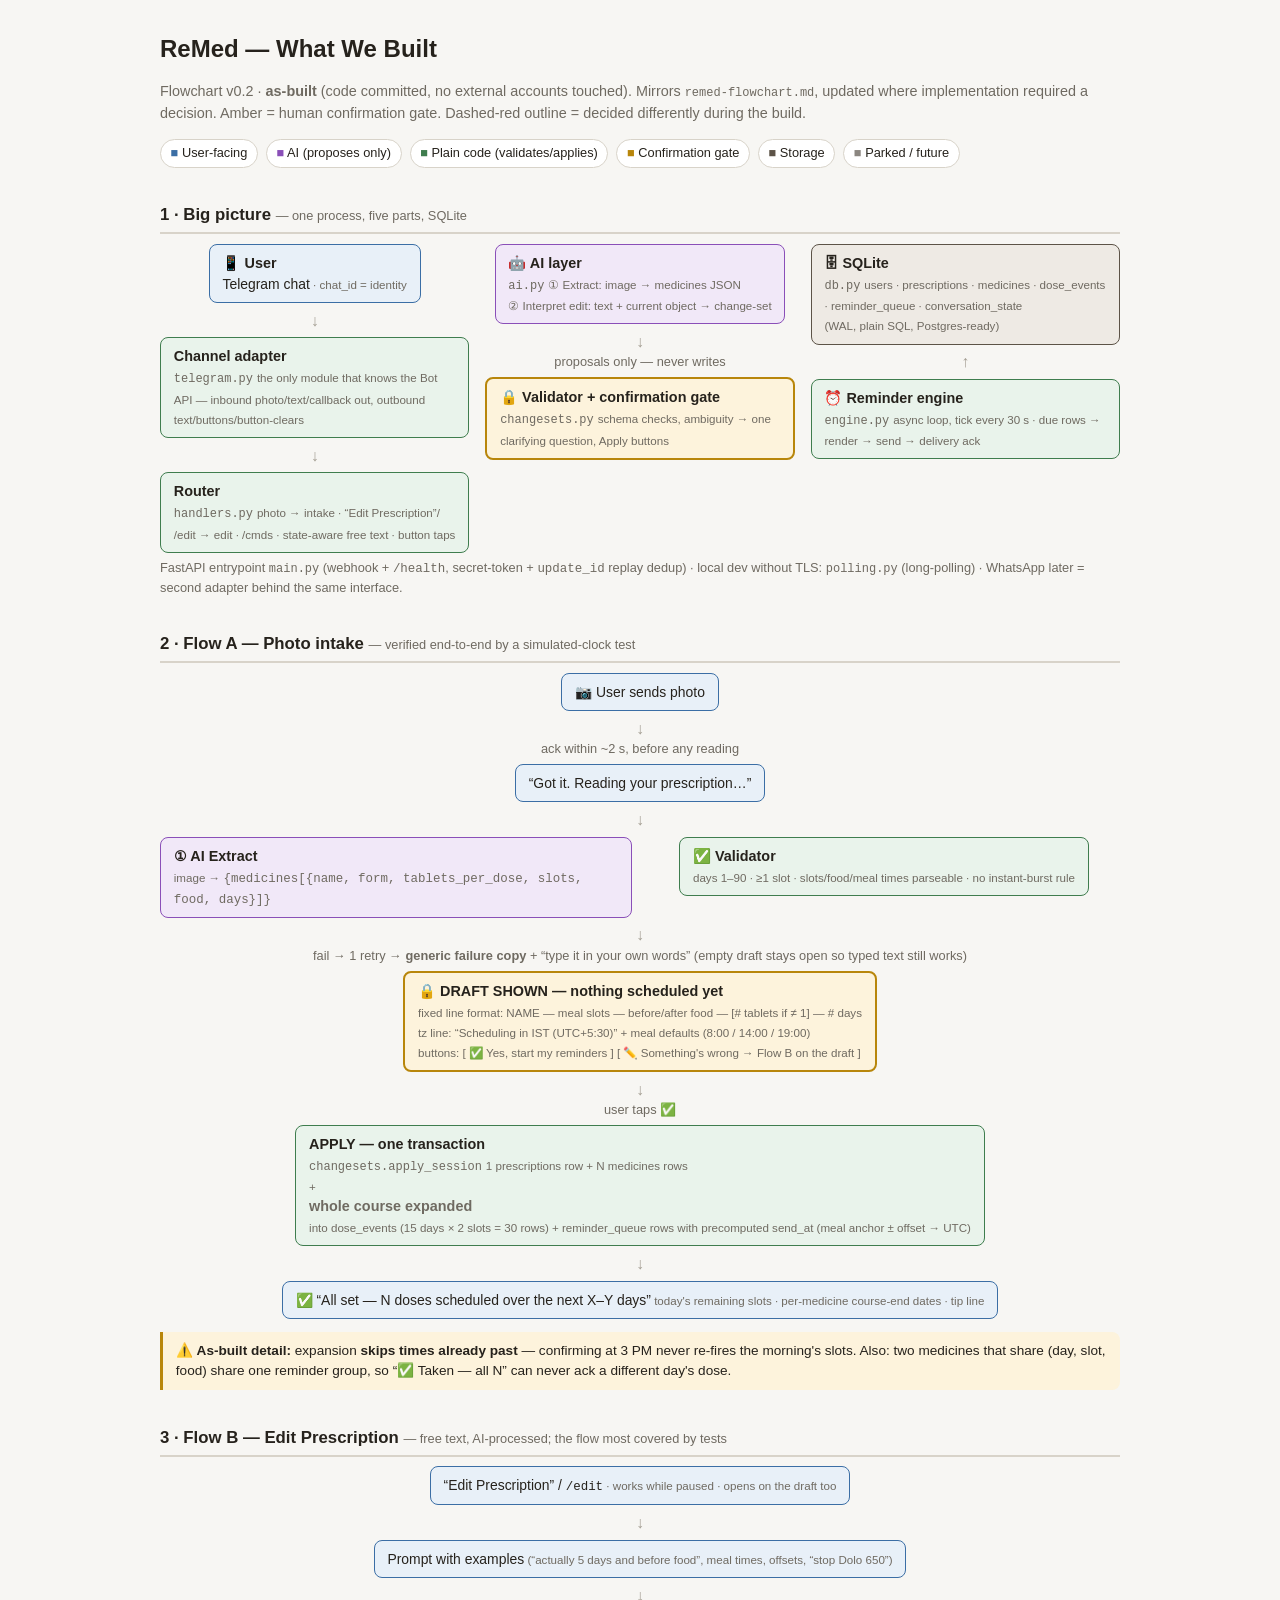
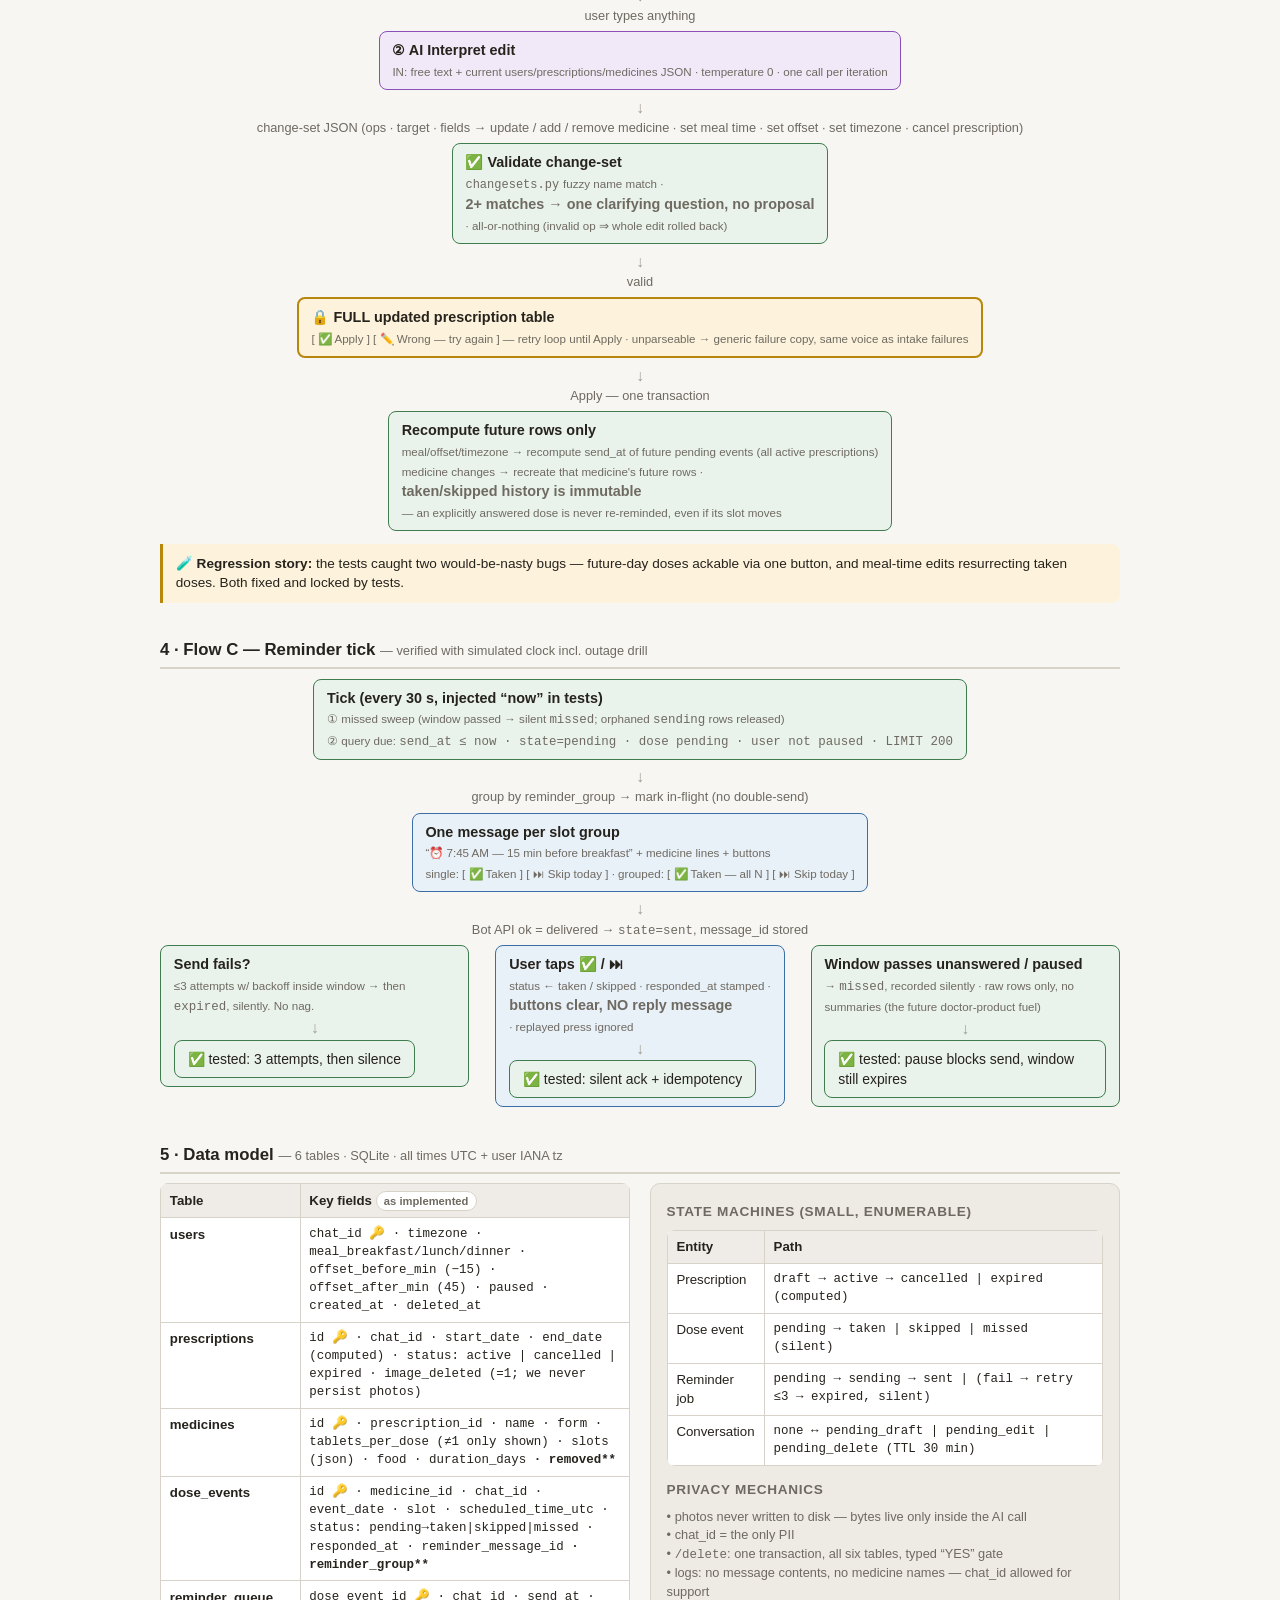
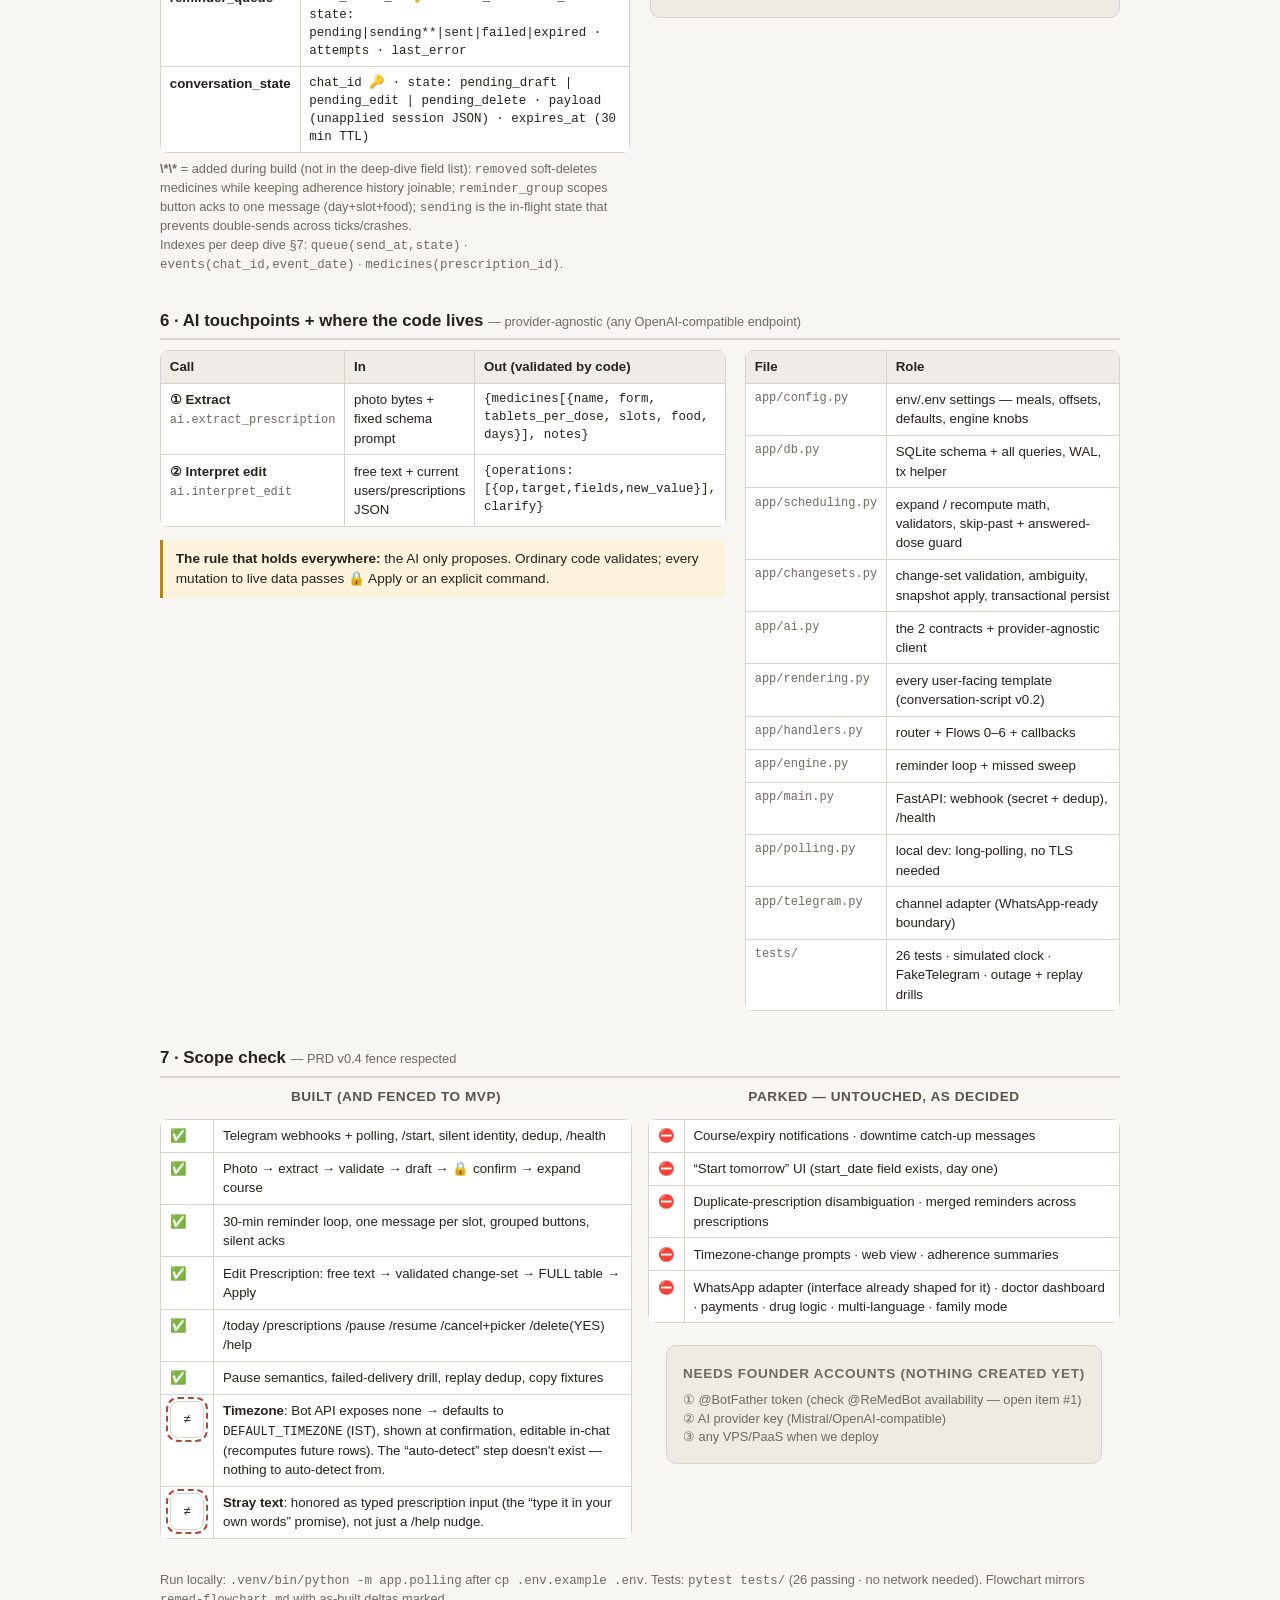
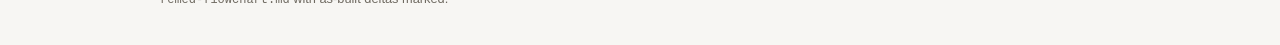
<file: remed-flowchart.html>
<!DOCTYPE html>
<html lang="en">
<head>
<meta charset="UTF-8">
<meta name="viewport" content="width=device-width, initial-scale=1.0">
<title>ReMed — What We Built · Flowchart v0.2 (as-built)</title>
<style>
  :root{
    --bg:#f7f6f3; --ink:#26221c; --muted:#6f6a61; --line:#d8d3c9;
    --user:#3b6ea5; --ai:#8a4fb8; --code:#3f7d4e; --gate:#b8860b;
    --store:#5c5347; --warn:#b0483a; --park:#8b8680;
    --user-bg:#e8f0f8; --ai-bg:#f1e8f8; --code-bg:#e9f3eb; --gate-bg:#fdf3dc;
    --store-bg:#eeeae4; --park-bg:#efedea;
  }
  *{box-sizing:border-box}
  body{font-family:"Helvetica Neue",Arial,sans-serif;background:var(--bg);color:var(--ink);
       margin:0;padding:2rem;line-height:1.45}
  h1{font-size:1.5rem;margin:0 0 .2rem}
  h2{font-size:1.05rem;margin:2.2rem 0 .6rem;padding-bottom:.3rem;border-bottom:2px solid var(--line)}
  h2 .tag{font-weight:400;color:var(--muted);font-size:.8rem}
  .sub{color:var(--muted);font-size:.9rem;margin-bottom:1rem}
  .wrap{max-width:960px;margin:0 auto}
  .legend{display:flex;flex-wrap:wrap;gap:.5rem;margin:1rem 0 .5rem;font-size:.8rem}
  .legend span{padding:.25rem .6rem;border-radius:999px;border:1px solid var(--line);background:#fff}
  .node{display:inline-block;padding:.5rem .8rem;border-radius:8px;border:1px solid var(--line);
        background:#fff;font-size:.87rem;max-width:100%}
  .node b{display:block;font-size:.9rem}
  .node small{color:var(--muted)}
  .n-user{background:var(--user-bg);border-color:var(--user)}
  .n-ai{background:var(--ai-bg);border-color:var(--ai)}
  .n-code{background:var(--code-bg);border-color:var(--code)}
  .n-store{background:var(--store-bg);border-color:var(--store)}
  .n-gate{background:var(--gate-bg);border-color:var(--gate);border-width:2px}
  .n-park{color:var(--park);border-style:dashed;background:var(--park-bg)}
  .n-new{outline:2px dashed var(--warn);outline-offset:2px}
  .col{display:flex;flex-direction:column;align-items:center;gap:.35rem}
  .arr{color:var(--muted);font-size:.8rem;text-align:center}
  .arr::before{content:"↓";display:block;font-size:1rem;color:#a49e93}
  .arr.back::before{content:"↑"}
  .row{display:flex;gap:1rem;flex-wrap:wrap;justify-content:center;align-items:flex-start}
  .row .col{flex:1;min-width:180px}
  .panel{background:var(--store-bg);border:1px solid var(--line);border-radius:10px;padding:1rem}
  .panel h3{margin:.1rem 0 .5rem;font-size:.85rem;letter-spacing:.05em;text-transform:uppercase;color:var(--muted)}
  table{border-collapse:collapse;width:100%;font-size:.83rem;background:#fff;border-radius:8px;overflow:hidden}
  th,td{border:1px solid var(--line);padding:.4rem .55rem;text-align:left;vertical-align:top}
  th{background:#efece7;font-weight:600}
  td.mono,span.mono{font-family:ui-monospace,Menlo,Consolas,monospace;font-size:.78rem}
  .pill{display:inline-block;font-size:.7rem;padding:.05rem .45rem;border-radius:999px;
        border:1px solid var(--line);background:#fff;color:var(--muted);vertical-align:middle}
  .note{font-size:.8rem;color:var(--muted);margin:.4rem 0 0}
  .grid2{display:grid;grid-template-columns:1fr 1fr;gap:1.2rem}
  @media(max-width:760px){.grid2{grid-template-columns:1fr}}
  .callout{border-left:3px solid var(--gate);background:var(--gate-bg);padding:.6rem .8rem;
           border-radius:0 8px 8px 0;font-size:.85rem;margin-top:.8rem}
  .file{font-family:ui-monospace,Menlo,Consolas,monospace;font-size:.75rem;color:var(--muted)}
  .status-ok{color:var(--code);font-weight:600}
  .status-no{color:var(--park)}
  .flow-title{font-size:.85rem;font-weight:700;margin-bottom:.4rem;text-transform:uppercase;
              letter-spacing:.04em;color:var(--store)}
</style>
</head>
<body>
<div class="wrap">

<h1>ReMed — What We Built</h1>
<p class="sub">Flowchart v0.2 · <b>as-built</b> (code committed, no external accounts touched).
Mirrors <span class="file">remed-flowchart.md</span>, updated where implementation required a decision.
Amber = human confirmation gate. Dashed-red outline = decided differently during the build.</p>

<div class="legend">
  <span><b style="color:var(--user)">■</b> User-facing</span>
  <span><b style="color:var(--ai)">■</b> AI (proposes only)</span>
  <span><b style="color:var(--code)">■</b> Plain code (validates/applies)</span>
  <span><b style="color:var(--gate)">■</b> Confirmation gate</span>
  <span><b style="color:var(--store)">■</b> Storage</span>
  <span><b style="color:var(--park)">■</b> Parked / future</span>
</div>

<!-- ═══════════════════════════ 1 · BIG PICTURE ═══════════════════════════ -->
<h2>1 · Big picture <span class="tag">— one process, five parts, SQLite</span></h2>

<div class="row">
  <div class="col">
    <div class="node n-user"><b>📱 User</b>Telegram chat<small> · chat_id = identity</small></div>
    <span class="arr"></span>
    <div class="node n-code"><b>Channel adapter</b><span class="file">telegram.py</span>
      <small>the only module that knows the Bot API — inbound photo/text/callback out, outbound text/buttons/button-clears</small></div>
    <span class="arr"></span>
    <div class="node n-code"><b>Router</b><span class="file">handlers.py</span>
      <small>photo → intake · “Edit Prescription”/​/edit → edit · /cmds · state-aware free text · button taps</small></div>
  </div>
  <div class="col">
    <div class="node n-ai"><b>🤖 AI layer</b><span class="file">ai.py</span>
      <small>① Extract: image → medicines JSON<br>② Interpret edit: text + current object → change-set</small></div>
    <span class="arr">proposals only — never writes</span>
    <div class="node n-gate"><b>🔒 Validator + confirmation gate</b><span class="file">changesets.py</span>
      <small>schema checks, ambiguity → one clarifying question, Apply buttons</small></div>
  </div>
  <div class="col">
    <div class="node n-store"><b>🗄 SQLite</b><span class="file">db.py</span>
      <small>users · prescriptions · medicines · dose_events · reminder_queue · conversation_state<br>
      (WAL, plain SQL, Postgres-ready)</small></div>
    <span class="arr back"></span>
    <div class="node n-code"><b>⏰ Reminder engine</b><span class="file">engine.py</span>
      <small>async loop, tick every 30 s · due rows → render → send → delivery ack</small></div>
  </div>
</div>
<p class="note">FastAPI entrypoint <span class="file">main.py</span> (webhook + <span class="mono">/health</span>, secret-token + <span class="mono">update_id</span> replay dedup) ·
local dev without TLS: <span class="file">polling.py</span> (long-polling) · WhatsApp later = second adapter behind the same interface.</p>

<!-- ═══════════════════════════ 2 · FLOW A ═══════════════════════════ -->
<h2>2 · Flow A — Photo intake <span class="tag">— verified end-to-end by a simulated-clock test</span></h2>

<div class="col">
  <div class="node n-user">📷 User sends photo</div>
  <span class="arr">ack within ~2 s, before any reading</span>
  <div class="node n-user">“Got it. Reading your prescription…”</div>
  <span class="arr"></span>
  <div class="row">
    <div class="col">
      <div class="node n-ai"><b>① AI Extract</b><small> image → <span class="mono">{medicines[{name, form, tablets_per_dose, slots, food, days}]}</span></small></div>
    </div>
    <div class="col">
      <div class="node n-code"><b>✅ Validator</b><small> days 1–90 · ≥1 slot · slots/food/meal times parseable · no instant-burst rule</small></div>
    </div>
  </div>
  <span class="arr">fail → 1 retry → <b>generic failure copy</b> + “type it in your own words” (empty draft stays open so typed text still works)</span>
  <div class="node n-gate"><b>🔒 DRAFT SHOWN — nothing scheduled yet</b>
    <small>fixed line format: NAME — meal slots — before/after food — [# tablets if ≠ 1] — # days<br>
    tz line: “Scheduling in IST (UTC+5:30)” + meal defaults (8:00 / 14:00 / 19:00)<br>
    buttons: [ ✅ Yes, start my reminders ] [ ✏️ Something's wrong → Flow B on the draft ]</small></div>
  <span class="arr">user taps ✅</span>
  <div class="node n-code"><b>APPLY — one transaction</b><span class="file">changesets.apply_session</span>
    <small>1 prescriptions row + N medicines rows<br>
    + <b>whole course expanded</b> into dose_events (15 days × 2 slots = 30 rows)
    + reminder_queue rows with precomputed send_at (meal anchor ± offset → UTC)</small></div>
  <span class="arr"></span>
  <div class="node n-user">✅ “All set — N doses scheduled over the next X–Y days”<small>
    today's remaining slots · per-medicine course-end dates · tip line</small></div>
</div>
<div class="callout">⚠️ <b>As-built detail:</b> expansion <b>skips times already past</b> — confirming at 3 PM never re-fires the morning's slots.
Also: two medicines that share (day, slot, food) share one reminder group, so “✅ Taken — all N” can never ack a different day's dose.</div>

<!-- ═══════════════════════════ 3 · FLOW B ═══════════════════════════ -->
<h2>3 · Flow B — Edit Prescription <span class="tag">— free text, AI-processed; the flow most covered by tests</span></h2>

<div class="col">
  <div class="node n-user">“Edit Prescription” / <span class="mono">/edit</span><small> · works while paused · opens on the draft too</small></div>
  <span class="arr"></span>
  <div class="node n-user">Prompt with examples<small> (“actually 5 days and before food”, meal times, offsets, “stop Dolo 650”)</small></div>
  <span class="arr">user types anything</span>
  <div class="node n-ai"><b>② AI Interpret edit</b>
    <small>IN: free text + current users/prescriptions/medicines JSON · temperature 0 · one call per iteration</small></div>
  <span class="arr">change-set JSON (ops · target · fields → update / add / remove medicine · set meal time · set offset · set timezone · cancel prescription)</span>
  <div class="node n-code"><b>✅ Validate change-set</b><span class="file">changesets.py</span>
    <small>fuzzy name match · <b>2+ matches → one clarifying question, no proposal</b> · all-or-nothing (invalid op ⇒ whole edit rolled back)</small></div>
  <span class="arr">valid</span>
  <div class="node n-gate"><b>🔒 FULL updated prescription table</b>
    <small>[ ✅ Apply ] [ ✏️ Wrong — try again ] — retry loop until Apply · unparseable → generic failure copy, same voice as intake failures</small></div>
  <span class="arr">Apply — one transaction</span>
  <div class="node n-code"><b>Recompute future rows only</b>
    <small>meal/offset/timezone → recompute send_at of future pending events (all active prescriptions)<br>
    medicine changes → recreate that medicine's future rows · <b>taken/skipped history is immutable</b> —
    an explicitly answered dose is never re-reminded, even if its slot moves</small></div>
</div>
<div class="callout">🧪 <b>Regression story:</b> the tests caught two would-be-nasty bugs — future-day doses ackable via one button, and meal-time edits resurrecting taken doses. Both fixed and locked by tests.</div>

<!-- ═══════════════════════════ 4 · FLOW C ═══════════════════════════ -->
<h2>4 · Flow C — Reminder tick <span class="tag">— verified with simulated clock incl. outage drill</span></h2>

<div class="col">
  <div class="node n-code"><b>Tick (every 30 s, injected “now” in tests)</b>
    <small>① missed sweep (window passed → silent <span class="mono">missed</span>; orphaned <span class="mono">sending</span> rows released)<br>
    ② query due: <span class="mono">send_at ≤ now · state=pending · dose pending · user not paused · LIMIT 200</span></small></div>
  <span class="arr">group by reminder_group → mark in-flight (no double-send)</span>
  <div class="node n-user"><b>One message per slot group</b><small>
    “⏰ 7:45 AM — 15 min before breakfast” + medicine lines + buttons<br>
    single: [ ✅ Taken ] [ ⏭ Skip today ] · grouped: [ ✅ Taken — all N ] [ ⏭ Skip today ]</small></div>
  <span class="arr">Bot API ok = delivered → <span class="mono">state=sent</span>, message_id stored</span>
  <div class="row">
    <div class="col">
      <div class="node n-code"><b>Send fails?</b><small> ≤3 attempts w/ backoff inside window → then <span class="mono">expired</span>, silently. No nag.</small>
      <span class="arr"></span><div class="node n-code">✅ tested: 3 attempts, then silence</div></div>
    </div>
    <div class="col">
      <div class="node n-user"><b>User taps ✅ / ⏭</b><small>
        status ← taken / skipped · responded_at stamped · <b>buttons clear, NO reply message</b> · replayed press ignored</small>
      <span class="arr"></span><div class="node n-code">✅ tested: silent ack + idempotency</div></div>
    </div>
    <div class="col">
      <div class="node n-code"><b>Window passes unanswered / paused</b><small>
        → <span class="mono">missed</span>, recorded silently · raw rows only, no summaries (the future doctor-product fuel)</small>
      <span class="arr"></span><div class="node n-code">✅ tested: pause blocks send, window still expires</div></div>
    </div>
  </div>
</div>

<!-- ═══════════════════════════ 5 · DATA MODEL ═══════════════════════════ -->
<h2>5 · Data model <span class="tag">— 6 tables · SQLite · all times UTC + user IANA tz</span></h2>

<div class="grid2">
  <div>
    <table>
      <tr><th>Table</th><th>Key fields <span class="pill">as implemented</span></th></tr>
      <tr><td><b>users</b></td><td class="mono">chat_id 🔑 · timezone · meal_breakfast/lunch/dinner · offset_before_min (−15) · offset_after_min (45) · paused · created_at · deleted_at</td></tr>
      <tr><td><b>prescriptions</b></td><td class="mono">id 🔑 · chat_id · start_date · end_date (computed) · status: active | cancelled | expired · image_deleted (=1; we never persist photos)</td></tr>
      <tr><td><b>medicines</b></td><td class="mono">id 🔑 · prescription_id · name · form · tablets_per_dose (≠1 only shown) · slots (json) · food · duration_days <b>· removed**</b></td></tr>
      <tr><td><b>dose_events</b></td><td class="mono">id 🔑 · medicine_id · chat_id · event_date · slot · scheduled_time_utc · status: pending→taken|skipped|missed · responded_at · reminder_message_id <b>· reminder_group**</b></td></tr>
      <tr><td><b>reminder_queue</b></td><td class="mono">dose_event_id 🔑 · chat_id · send_at · state: pending|sending**|sent|failed|expired · attempts · last_error</td></tr>
      <tr><td><b>conversation_state</b></td><td class="mono">chat_id 🔑 · state: pending_draft | pending_edit | pending_delete · payload (unapplied session JSON) · expires_at (30 min TTL)</td></tr>
    </table>
    <p class="note"><b>\*\*</b> = added during build (not in the deep-dive field list): <span class="mono">removed</span> soft-deletes medicines while keeping
    adherence history joinable; <span class="mono">reminder_group</span> scopes button acks to one message (day+slot+food); <span class="mono">sending</span> is the in-flight state that prevents double-sends across ticks/crashes.<br>
    Indexes per deep dive §7: <span class="mono">queue(send_at,state)</span> · <span class="mono">events(chat_id,event_date)</span> · <span class="mono">medicines(prescription_id)</span>.</p>
  </div>
  <div>
    <div class="panel">
      <h3>State machines (small, enumerable)</h3>
      <table>
        <tr><th>Entity</th><th>Path</th></tr>
        <tr><td>Prescription</td><td class="mono">draft → active → cancelled | expired (computed)</td></tr>
        <tr><td>Dose event</td><td class="mono">pending → taken | skipped | missed (silent)</td></tr>
        <tr><td>Reminder job</td><td class="mono">pending → sending → sent | (fail → retry ≤3 → expired, silent)</td></tr>
        <tr><td>Conversation</td><td class="mono">none ↔ pending_draft | pending_edit | pending_delete (TTL 30 min)</td></tr>
      </table>
      <h3 style="margin-top:.9rem">Privacy mechanics</h3>
      <p class="note" style="margin:0">
        • photos never written to disk — bytes live only inside the AI call<br>
        • chat_id = the only PII<br>
        • <span class="mono">/delete</span>: one transaction, all six tables, typed “YES” gate<br>
        • logs: no message contents, no medicine names — chat_id allowed for support
      </p>
    </div>
  </div>
</div>

<!-- ═══════════════════════════ 6 · AI + FILES ═══════════════════════════ -->
<h2>6 · AI touchpoints + where the code lives <span class="tag">— provider-agnostic (any OpenAI-compatible endpoint)</span></h2>

<div class="grid2">
  <div>
    <table>
      <tr><th>Call</th><th>In</th><th>Out (validated by code)</th></tr>
      <tr><td><b>① Extract</b><br><span class="file">ai.extract_prescription</span></td>
          <td>photo bytes + fixed schema prompt</td>
          <td class="mono">{medicines[{name, form, tablets_per_dose, slots, food, days}], notes}</td></tr>
      <tr><td><b>② Interpret edit</b><br><span class="file">ai.interpret_edit</span></td>
          <td>free text + current users/prescriptions JSON</td>
          <td class="mono">{operations:[{op,target,fields,new_value}], clarify}</td></tr>
    </table>
    <div class="callout"><b>The rule that holds everywhere:</b> the AI only proposes. Ordinary code validates; every mutation to live data passes 🔒 Apply or an explicit command.</div>
  </div>
  <div>
    <table>
      <tr><th>File</th><th>Role</th></tr>
      <tr><td class="file">app/config.py</td><td>env/.env settings — meals, offsets, defaults, engine knobs</td></tr>
      <tr><td class="file">app/db.py</td><td>SQLite schema + all queries, WAL, tx helper</td></tr>
      <tr><td class="file">app/scheduling.py</td><td>expand / recompute math, validators, skip-past + answered-dose guard</td></tr>
      <tr><td class="file">app/changesets.py</td><td>change-set validation, ambiguity, snapshot apply, transactional persist</td></tr>
      <tr><td class="file">app/ai.py</td><td>the 2 contracts + provider-agnostic client</td></tr>
      <tr><td class="file">app/rendering.py</td><td>every user-facing template (conversation-script v0.2)</td></tr>
      <tr><td class="file">app/handlers.py</td><td>router + Flows 0–6 + callbacks</td></tr>
      <tr><td class="file">app/engine.py</td><td>reminder loop + missed sweep</td></tr>
      <tr><td class="file">app/main.py</td><td>FastAPI: webhook (secret + dedup), /health</td></tr>
      <tr><td class="file">app/polling.py</td><td>local dev: long-polling, no TLS needed</td></tr>
      <tr><td class="file">app/telegram.py</td><td>channel adapter (WhatsApp-ready boundary)</td></tr>
      <tr><td class="file">tests/</td><td>26 tests · simulated clock · FakeTelegram · outage + replay drills</td></tr>
    </table>
  </div>
</div>

<!-- ═══════════════════════════ 7 · BUILT VS PARKED ═══════════════════════════ -->
<h2>7 · Scope check <span class="tag">— PRD v0.4 fence respected</span></h2>

<div class="row">
  <div class="col" style="min-width:300px">
    <div class="flow-title">Built (and fenced to MVP)</div>
    <table>
      <tr><td class="status-ok">✅</td><td>Telegram webhooks + polling, /start, silent identity, dedup, /health</td></tr>
      <tr><td class="status-ok">✅</td><td>Photo → extract → validate → draft → 🔒 confirm → expand course</td></tr>
      <tr><td class="status-ok">✅</td><td>30-min reminder loop, one message per slot, grouped buttons, silent acks</td></tr>
      <tr><td class="status-ok">✅</td><td>Edit Prescription: free text → validated change-set → FULL table → Apply</td></tr>
      <tr><td class="status-ok">✅</td><td>/today /prescriptions /pause /resume /cancel+picker /delete(YES) /help</td></tr>
      <tr><td class="status-ok">✅</td><td>Pause semantics, failed-delivery drill, replay dedup, copy fixtures</td></tr>
      <tr><td><span class="n-new node" style="font-size:.8rem">≠</span></td>
          <td><b>Timezone</b>: Bot API exposes none → defaults to <span class="mono">DEFAULT_TIMEZONE</span> (IST), shown at confirmation, editable in-chat (recomputes future rows). The “auto-detect” step doesn't exist — nothing to auto-detect from.</td></tr>
      <tr><td><span class="n-new node" style="font-size:.8rem">≠</span></td>
          <td><b>Stray text</b>: honored as typed prescription input (the “type it in your own words” promise), not just a /help nudge.</td></tr>
    </table>
  </div>
  <div class="col" style="min-width:300px">
    <div class="flow-title">Parked — untouched, as decided</div>
    <table>
      <tr><td class="status-no">⛔</td><td>Course/expiry notifications · downtime catch-up messages</td></tr>
      <tr><td class="status-no">⛔</td><td>“Start tomorrow” UI (start_date field exists, day one)</td></tr>
      <tr><td class="status-no">⛔</td><td>Duplicate-prescription disambiguation · merged reminders across prescriptions</td></tr>
      <tr><td class="status-no">⛔</td><td>Timezone-change prompts · web view · adherence summaries</td></tr>
      <tr><td class="status-no">⛔</td><td>WhatsApp adapter (interface already shaped for it) · doctor dashboard · payments · drug logic · multi-language · family mode</td></tr>
    </table>
    <div class="panel" style="margin-top:1rem">
      <h3>Needs founder accounts (nothing created yet)</h3>
      <p class="note" style="margin:0">
        ① @BotFather token (check @ReMedBot availability — open item #1)<br>
        ② AI provider key (Mistral/OpenAI-compatible)<br>
        ③ any VPS/PaaS when we deploy
      </p>
    </div>
  </div>
</div>

<p class="note" style="margin-top:2rem">Run locally: <span class="mono">.venv/bin/python -m app.polling</span> after <span class="mono">cp .env.example .env</span>.
Tests: <span class="mono">pytest tests/</span> (26 passing · no network needed). Flowchart mirrors <span class="file">remed-flowchart.md</span> with as-built deltas marked.</p>

</div>
</body>
</html>
</file>
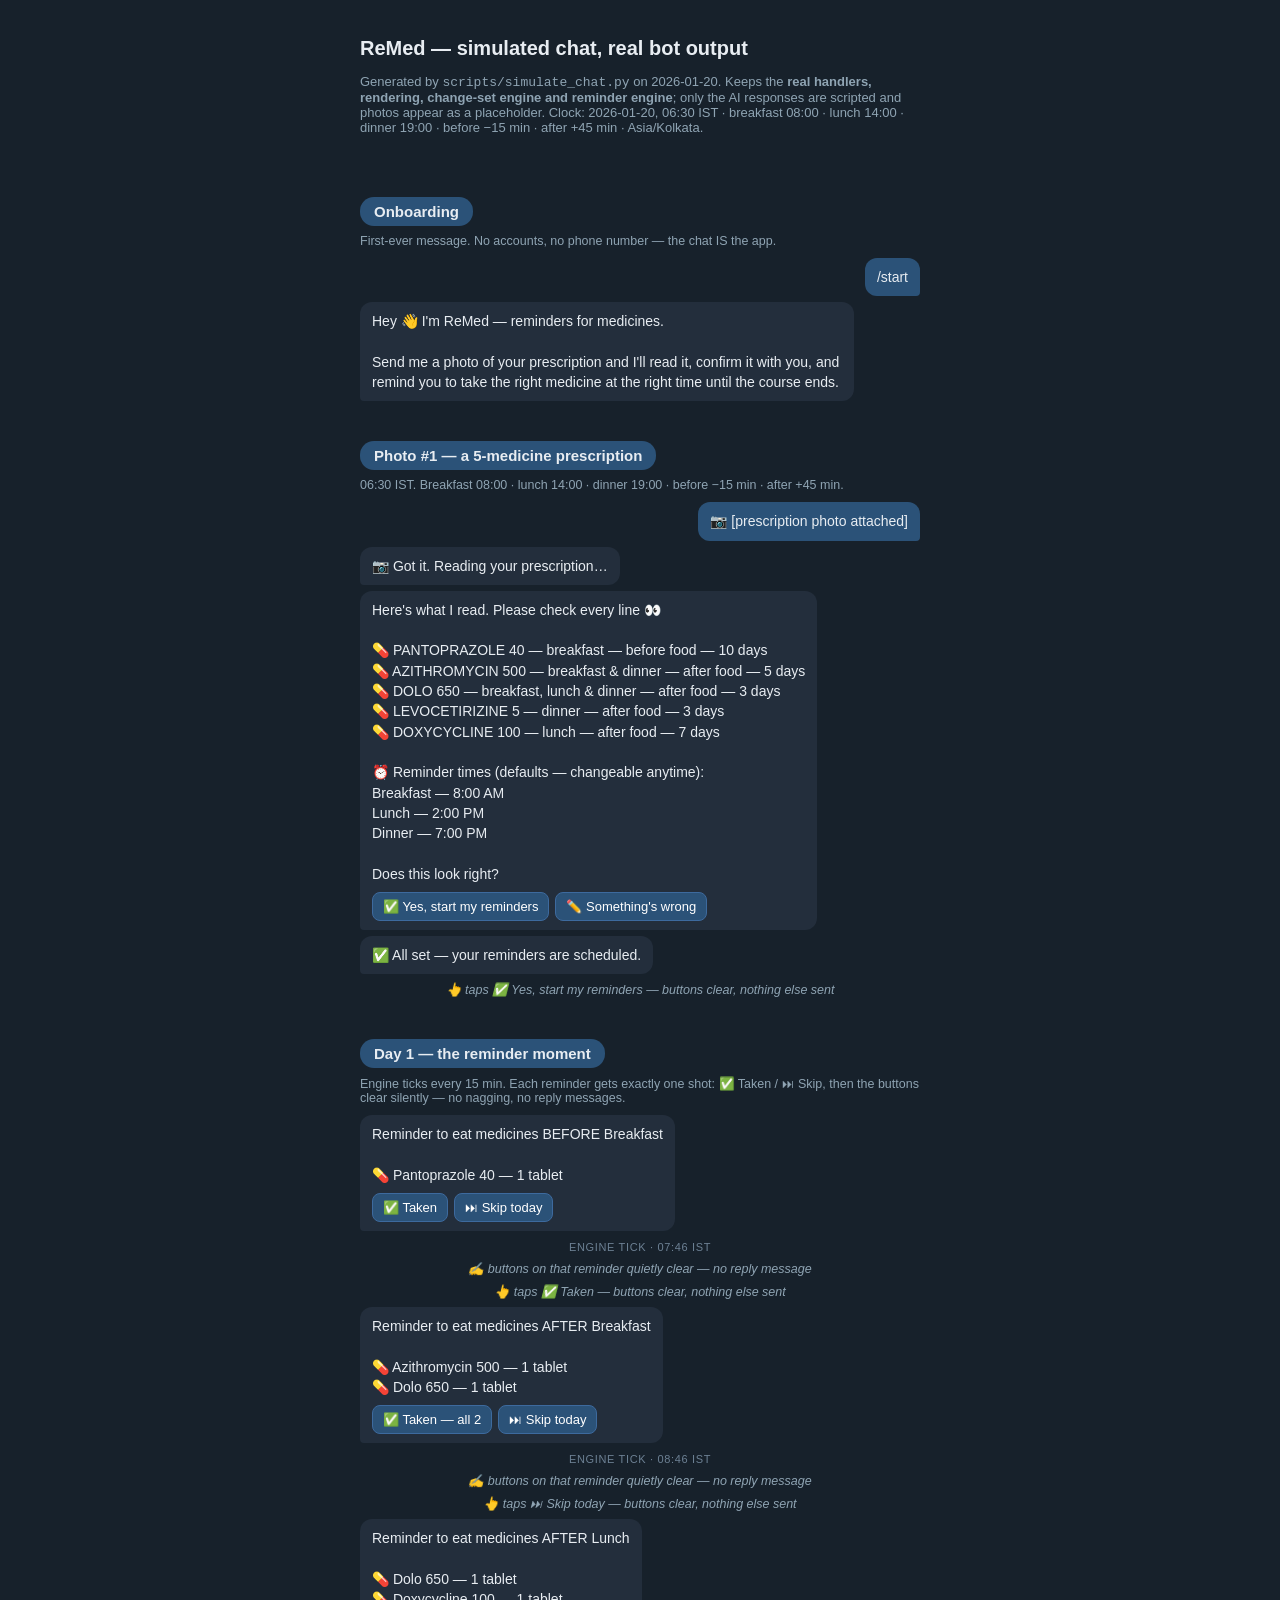
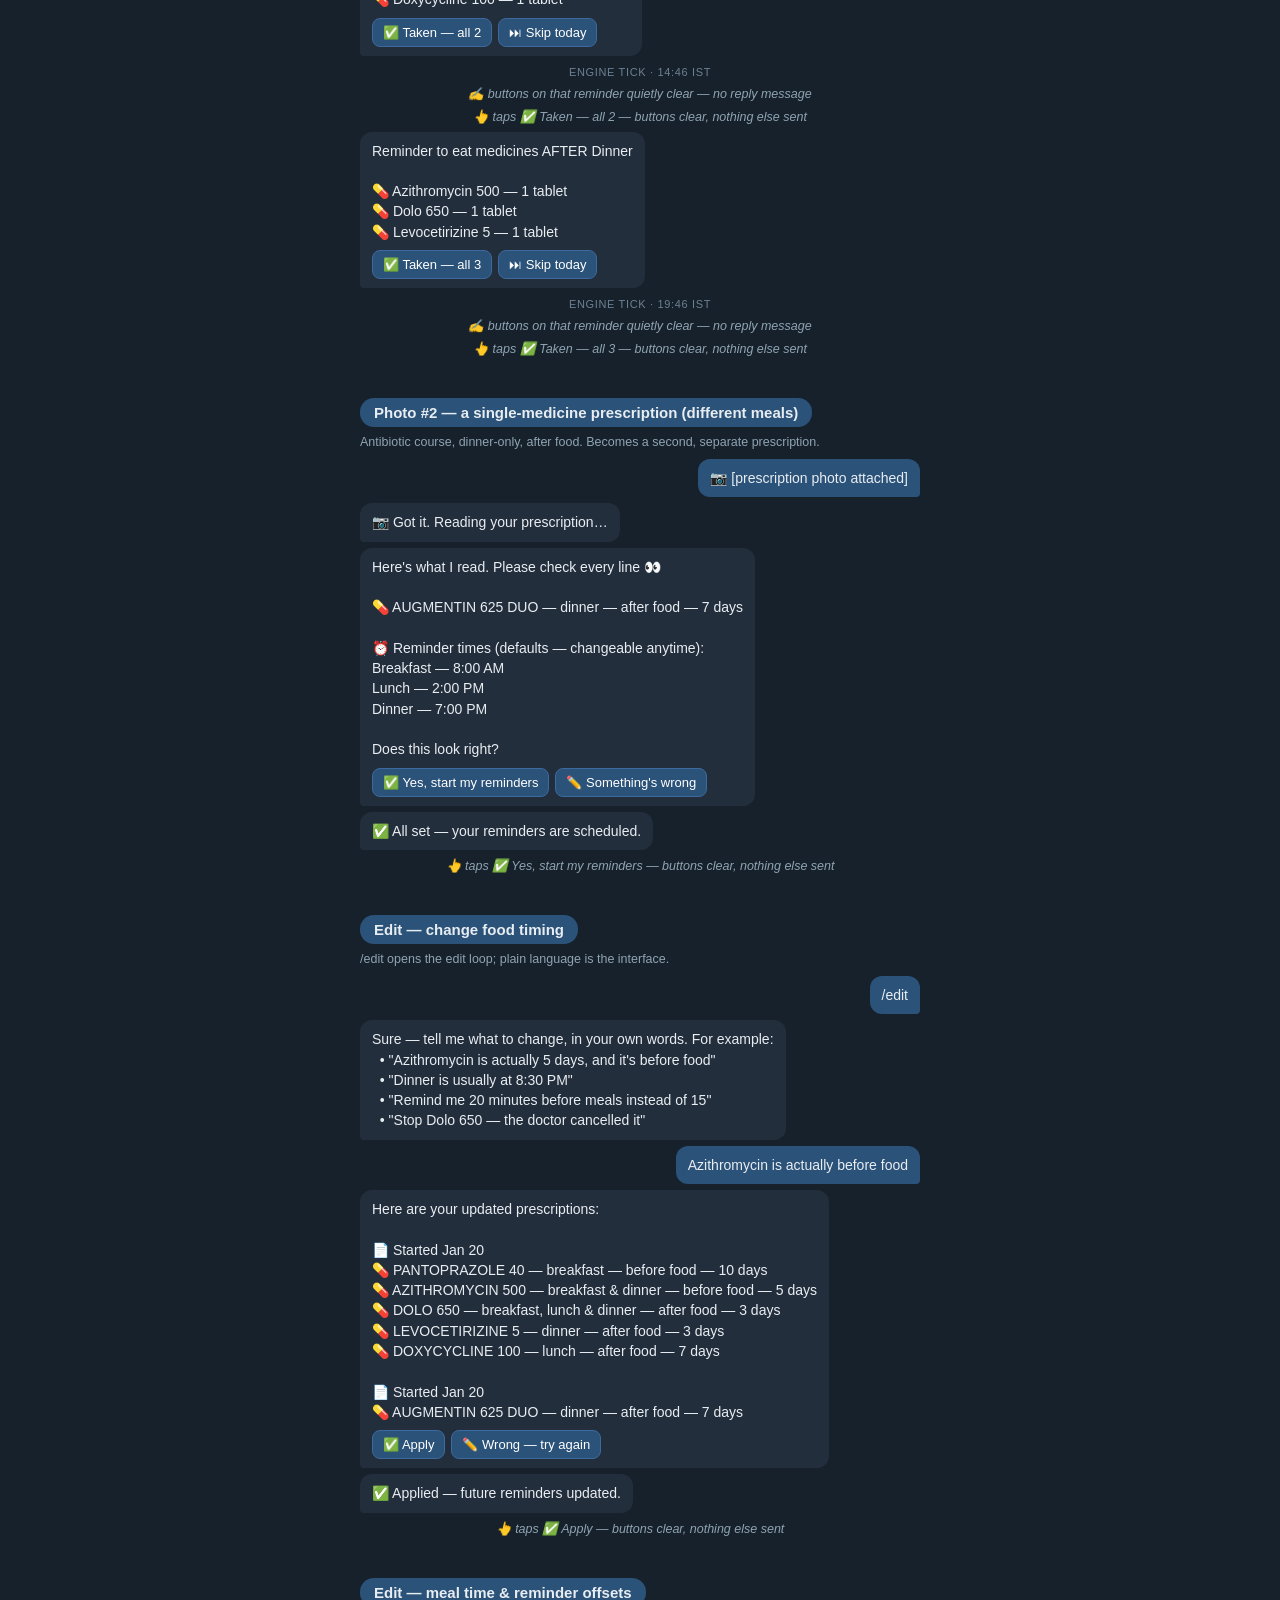
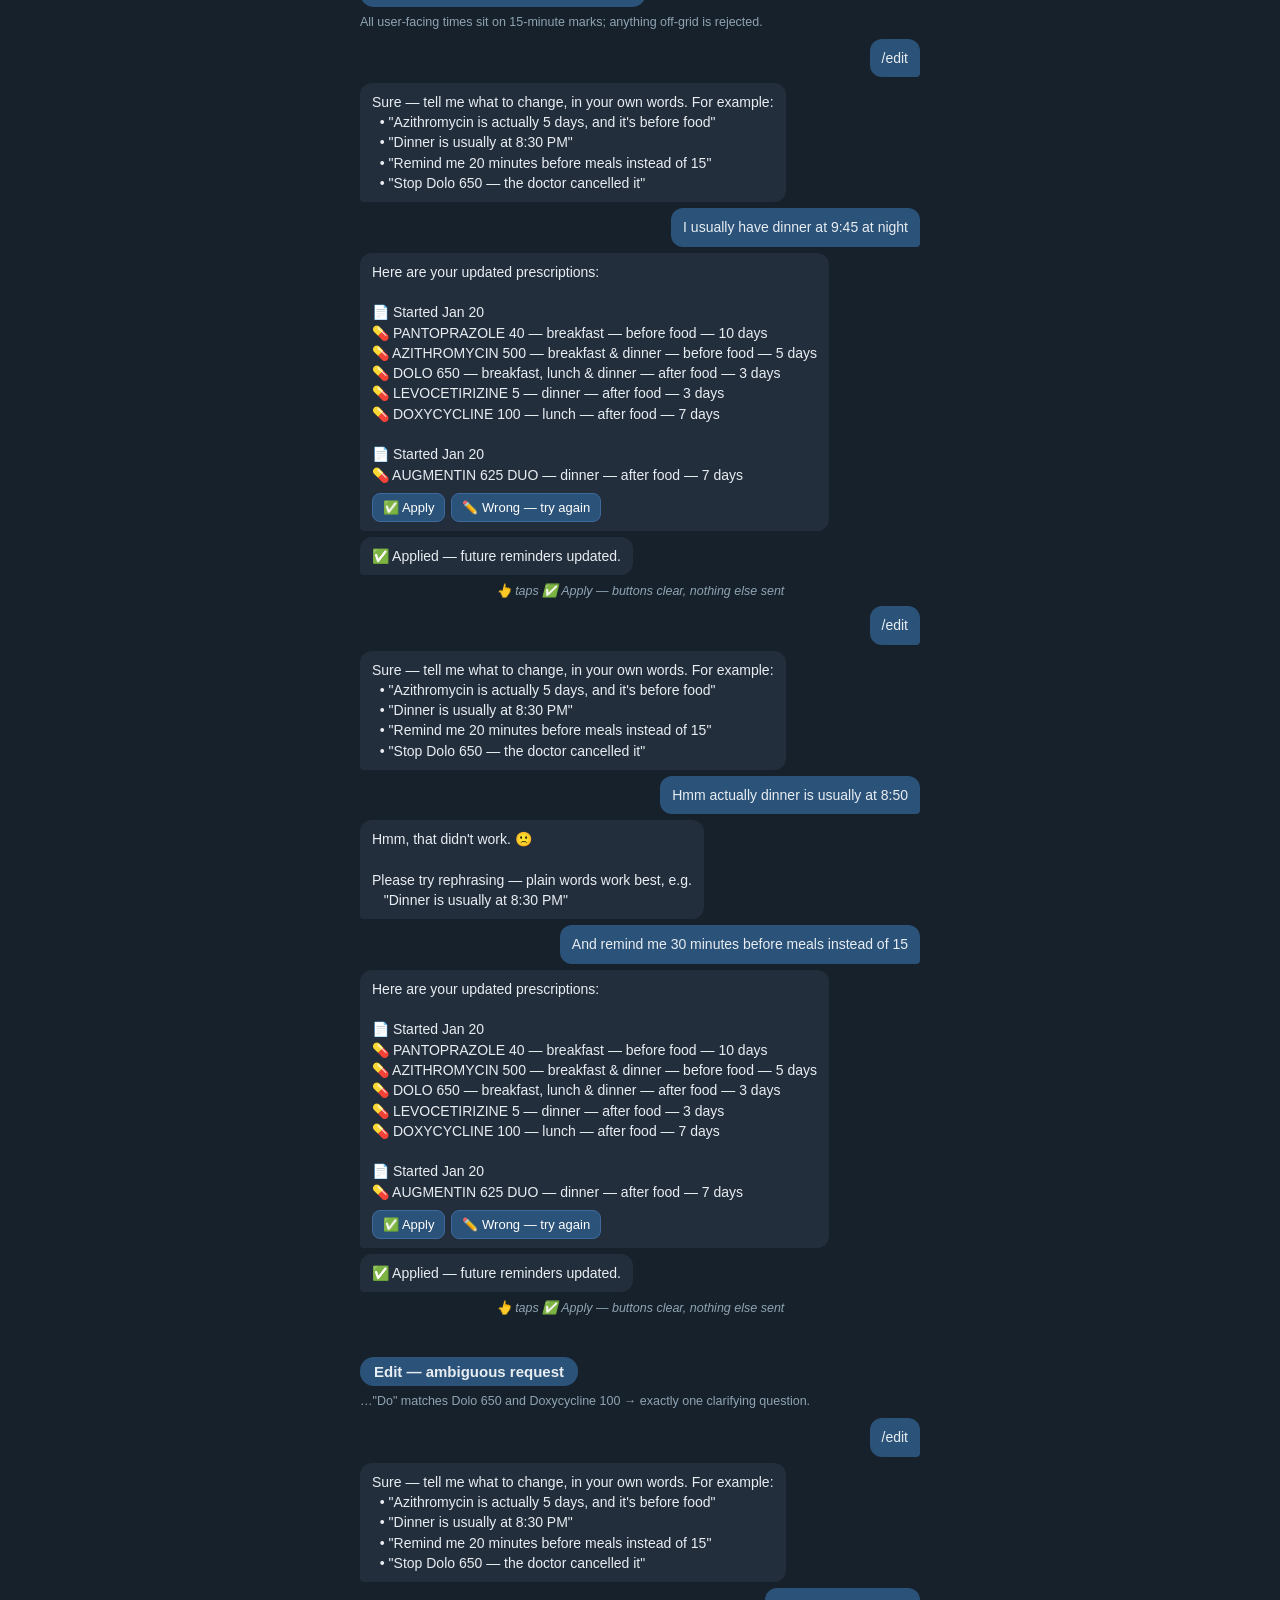
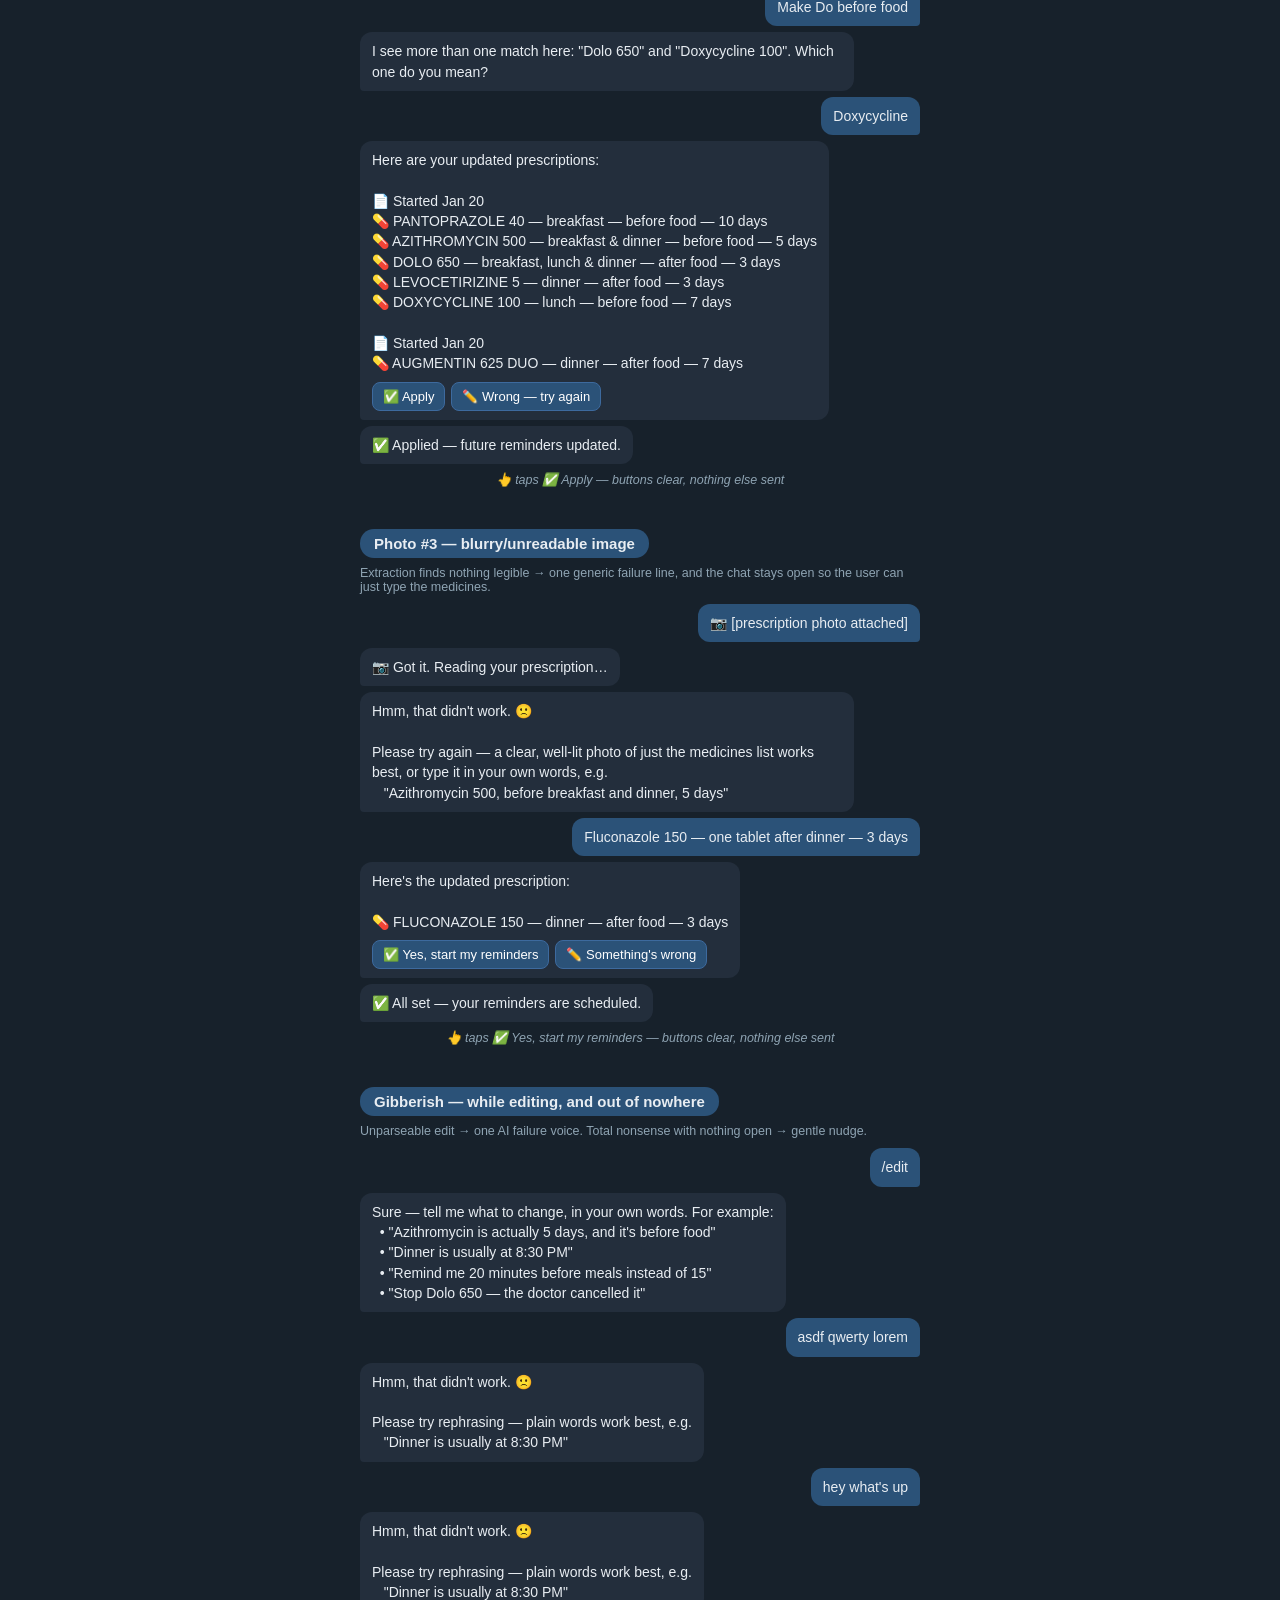
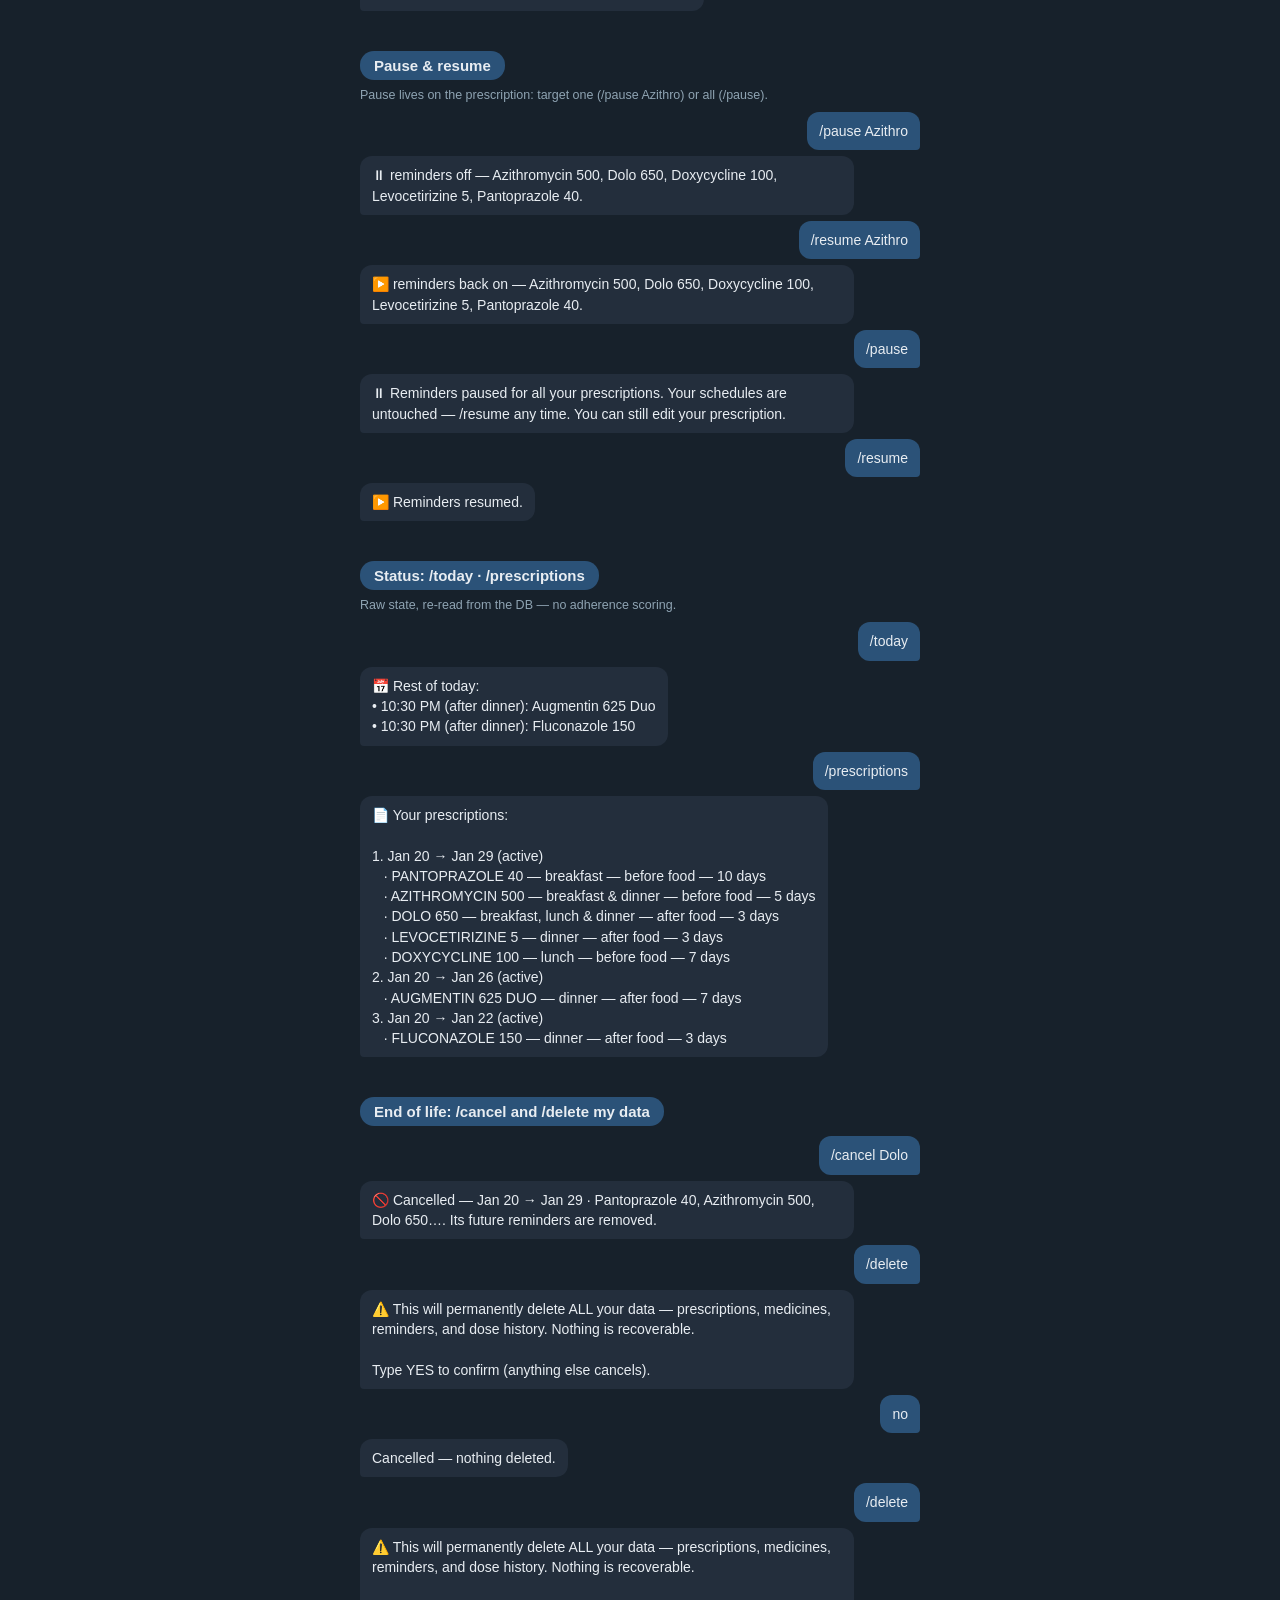
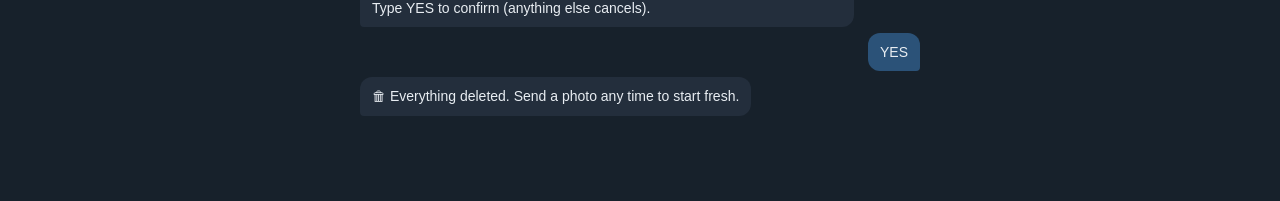
<file: artifacts/chat-simulation.html>
<!doctype html>
<html lang="en"><head><meta charset="utf-8">
<title>ReMed — simulated user chat (exact bot output)</title>
<style>
  body { font-family: -apple-system, 'Segoe UI', Roboto, sans-serif; background:#17212b; color:#e8edf2;
         max-width: 560px; margin: 0 auto; padding: 24px 12px 80px; }
  h1 { font-size: 20px; } .meta { color:#8fa4b3; font-size:13px; margin-bottom:28px; }
  h2 { font-size: 15px; background:#2b5278; display:inline-block; padding:6px 14px;
       border-radius:14px; margin:34px 0 4px; font-weight:600; }
  .note { color:#8fa4b3; font-size:12.5px; margin:4px 0 10px; }
  .row { display:flex; margin:6px 0; } .me { justify-content:flex-end; }
  .bubble { white-space:pre-wrap; max-width:84%; padding:9px 12px; border-radius:12px;
             font-size:14px; line-height:1.45; }
  .me .bubble { background:#2b5278; border-bottom-right-radius:4px; }
  .bot { background:#232e3c; border-bottom-left-radius:4px; }
  .btns { margin-top:8px; display:flex; flex-wrap:wrap; gap:6px; }
  .btn { background:#2b5278; color:#fff; border:1px solid #3d6a9e; border-radius:8px;
          padding:6px 10px; font-size:13px; cursor:default; }
  .tap { color:#8fa4b3; font-size:12.5px; text-align:center; margin:8px auto; font-style:italic; }
  .clock { color:#6d8194; font-size:11px; text-align:center; margin:10px 0 4px;
            letter-spacing:.06em; text-transform:uppercase; }
</style></head><body>
<h1>ReMed — simulated chat, real bot output</h1>
<p class="meta">Generated by <code>scripts/simulate_chat.py</code> on 2026-01-20. Keeps the
<b>real handlers, rendering, change-set engine and reminder engine</b>; only the AI responses are
scripted and photos appear as a placeholder. Clock: 2026-01-20, 06:30 IST ·
breakfast 08:00 · lunch 14:00 · dinner 19:00 · before −15 min · after +45 min · Asia/Kolkata.</p>
<h2>Onboarding</h2><p class="note">First-ever message. No accounts, no phone number — the chat IS the app.</p><div class="row me"><div class="bubble me">/start</div></div><div class="row botr"><div class="bubble bot">Hey 👋 I&#x27;m ReMed — reminders for medicines.

Send me a photo of your prescription and I&#x27;ll read it, confirm it with you, and remind you to take the right medicine at the right time until the course ends.</div></div><h2>Photo #1 — a 5-medicine prescription</h2><p class="note">06:30 IST. Breakfast 08:00 · lunch 14:00 · dinner 19:00 · before −15 min · after +45 min.</p><div class="row me"><div class="bubble me">📷 [prescription photo attached]</div></div><div class="row botr"><div class="bubble bot">📷 Got it. Reading your prescription…</div></div><div class="row botr"><div class="bubble bot">Here&#x27;s what I read. Please check every line 👀

💊 PANTOPRAZOLE 40 — breakfast — before food — 10 days
💊 AZITHROMYCIN 500 — breakfast &amp; dinner — after food — 5 days
💊 DOLO 650 — breakfast, lunch &amp; dinner — after food — 3 days
💊 LEVOCETIRIZINE 5 — dinner — after food — 3 days
💊 DOXYCYCLINE 100 — lunch — after food — 7 days

⏰ Reminder times (defaults — changeable anytime):
Breakfast — 8:00 AM
Lunch — 2:00 PM
Dinner — 7:00 PM

Does this look right?<div class="btns"><button class="btn">✅ Yes, start my reminders</button><button class="btn">✏️ Something&#x27;s wrong</button></div></div></div><div class="row botr"><div class="bubble bot">✅ All set — your reminders are scheduled.</div></div><div class="tap">👆 taps ✅ Yes, start my reminders — buttons clear, nothing else sent</div><h2>Day 1 — the reminder moment</h2><p class="note">Engine ticks every 15 min. Each reminder gets exactly one shot: ✅ Taken / ⏭ Skip, then the buttons clear silently — no nagging, no reply messages.</p><div class="row botr"><div class="bubble bot">Reminder to eat medicines BEFORE Breakfast

💊 Pantoprazole 40 — 1 tablet<div class="btns"><button class="btn">✅ Taken</button><button class="btn">⏭ Skip today</button></div></div></div><div class="clock">engine tick · 07:46 IST</div><div class="tap">✍️ buttons on that reminder quietly clear — no reply message</div><div class="tap">👆 taps ✅ Taken — buttons clear, nothing else sent</div><div class="row botr"><div class="bubble bot">Reminder to eat medicines AFTER Breakfast

💊 Azithromycin 500 — 1 tablet
💊 Dolo 650 — 1 tablet<div class="btns"><button class="btn">✅ Taken — all 2</button><button class="btn">⏭ Skip today</button></div></div></div><div class="clock">engine tick · 08:46 IST</div><div class="tap">✍️ buttons on that reminder quietly clear — no reply message</div><div class="tap">👆 taps ⏭ Skip today — buttons clear, nothing else sent</div><div class="row botr"><div class="bubble bot">Reminder to eat medicines AFTER Lunch

💊 Dolo 650 — 1 tablet
💊 Doxycycline 100 — 1 tablet<div class="btns"><button class="btn">✅ Taken — all 2</button><button class="btn">⏭ Skip today</button></div></div></div><div class="clock">engine tick · 14:46 IST</div><div class="tap">✍️ buttons on that reminder quietly clear — no reply message</div><div class="tap">👆 taps ✅ Taken — all 2 — buttons clear, nothing else sent</div><div class="row botr"><div class="bubble bot">Reminder to eat medicines AFTER Dinner

💊 Azithromycin 500 — 1 tablet
💊 Dolo 650 — 1 tablet
💊 Levocetirizine 5 — 1 tablet<div class="btns"><button class="btn">✅ Taken — all 3</button><button class="btn">⏭ Skip today</button></div></div></div><div class="clock">engine tick · 19:46 IST</div><div class="tap">✍️ buttons on that reminder quietly clear — no reply message</div><div class="tap">👆 taps ✅ Taken — all 3 — buttons clear, nothing else sent</div><h2>Photo #2 — a single-medicine prescription (different meals)</h2><p class="note">Antibiotic course, dinner-only, after food. Becomes a second, separate prescription.</p><div class="row me"><div class="bubble me">📷 [prescription photo attached]</div></div><div class="row botr"><div class="bubble bot">📷 Got it. Reading your prescription…</div></div><div class="row botr"><div class="bubble bot">Here&#x27;s what I read. Please check every line 👀

💊 AUGMENTIN 625 DUO — dinner — after food — 7 days

⏰ Reminder times (defaults — changeable anytime):
Breakfast — 8:00 AM
Lunch — 2:00 PM
Dinner — 7:00 PM

Does this look right?<div class="btns"><button class="btn">✅ Yes, start my reminders</button><button class="btn">✏️ Something&#x27;s wrong</button></div></div></div><div class="row botr"><div class="bubble bot">✅ All set — your reminders are scheduled.</div></div><div class="tap">👆 taps ✅ Yes, start my reminders — buttons clear, nothing else sent</div><h2>Edit — change food timing</h2><p class="note">/edit opens the edit loop; plain language is the interface.</p><div class="row me"><div class="bubble me">/edit</div></div><div class="row botr"><div class="bubble bot">Sure — tell me what to change, in your own words. For example:
  • &quot;Azithromycin is actually 5 days, and it&#x27;s before food&quot;
  • &quot;Dinner is usually at 8:30 PM&quot;
  • &quot;Remind me 20 minutes before meals instead of 15&quot;
  • &quot;Stop Dolo 650 — the doctor cancelled it&quot;</div></div><div class="row me"><div class="bubble me">Azithromycin is actually before food</div></div><div class="row botr"><div class="bubble bot">Here are your updated prescriptions:

📄 Started Jan 20
💊 PANTOPRAZOLE 40 — breakfast — before food — 10 days
💊 AZITHROMYCIN 500 — breakfast &amp; dinner — before food — 5 days
💊 DOLO 650 — breakfast, lunch &amp; dinner — after food — 3 days
💊 LEVOCETIRIZINE 5 — dinner — after food — 3 days
💊 DOXYCYCLINE 100 — lunch — after food — 7 days

📄 Started Jan 20
💊 AUGMENTIN 625 DUO — dinner — after food — 7 days<div class="btns"><button class="btn">✅ Apply</button><button class="btn">✏️ Wrong — try again</button></div></div></div><div class="row botr"><div class="bubble bot">✅ Applied — future reminders updated.</div></div><div class="tap">👆 taps ✅ Apply — buttons clear, nothing else sent</div><h2>Edit — meal time &amp; reminder offsets</h2><p class="note">All user-facing times sit on 15-minute marks; anything off-grid is rejected.</p><div class="row me"><div class="bubble me">/edit</div></div><div class="row botr"><div class="bubble bot">Sure — tell me what to change, in your own words. For example:
  • &quot;Azithromycin is actually 5 days, and it&#x27;s before food&quot;
  • &quot;Dinner is usually at 8:30 PM&quot;
  • &quot;Remind me 20 minutes before meals instead of 15&quot;
  • &quot;Stop Dolo 650 — the doctor cancelled it&quot;</div></div><div class="row me"><div class="bubble me">I usually have dinner at 9:45 at night</div></div><div class="row botr"><div class="bubble bot">Here are your updated prescriptions:

📄 Started Jan 20
💊 PANTOPRAZOLE 40 — breakfast — before food — 10 days
💊 AZITHROMYCIN 500 — breakfast &amp; dinner — before food — 5 days
💊 DOLO 650 — breakfast, lunch &amp; dinner — after food — 3 days
💊 LEVOCETIRIZINE 5 — dinner — after food — 3 days
💊 DOXYCYCLINE 100 — lunch — after food — 7 days

📄 Started Jan 20
💊 AUGMENTIN 625 DUO — dinner — after food — 7 days<div class="btns"><button class="btn">✅ Apply</button><button class="btn">✏️ Wrong — try again</button></div></div></div><div class="row botr"><div class="bubble bot">✅ Applied — future reminders updated.</div></div><div class="tap">👆 taps ✅ Apply — buttons clear, nothing else sent</div><div class="row me"><div class="bubble me">/edit</div></div><div class="row botr"><div class="bubble bot">Sure — tell me what to change, in your own words. For example:
  • &quot;Azithromycin is actually 5 days, and it&#x27;s before food&quot;
  • &quot;Dinner is usually at 8:30 PM&quot;
  • &quot;Remind me 20 minutes before meals instead of 15&quot;
  • &quot;Stop Dolo 650 — the doctor cancelled it&quot;</div></div><div class="row me"><div class="bubble me">Hmm actually dinner is usually at 8:50</div></div><div class="row botr"><div class="bubble bot">Hmm, that didn&#x27;t work. 🙁

Please try rephrasing — plain words work best, e.g.
   &quot;Dinner is usually at 8:30 PM&quot;</div></div><div class="row me"><div class="bubble me">And remind me 30 minutes before meals instead of 15</div></div><div class="row botr"><div class="bubble bot">Here are your updated prescriptions:

📄 Started Jan 20
💊 PANTOPRAZOLE 40 — breakfast — before food — 10 days
💊 AZITHROMYCIN 500 — breakfast &amp; dinner — before food — 5 days
💊 DOLO 650 — breakfast, lunch &amp; dinner — after food — 3 days
💊 LEVOCETIRIZINE 5 — dinner — after food — 3 days
💊 DOXYCYCLINE 100 — lunch — after food — 7 days

📄 Started Jan 20
💊 AUGMENTIN 625 DUO — dinner — after food — 7 days<div class="btns"><button class="btn">✅ Apply</button><button class="btn">✏️ Wrong — try again</button></div></div></div><div class="row botr"><div class="bubble bot">✅ Applied — future reminders updated.</div></div><div class="tap">👆 taps ✅ Apply — buttons clear, nothing else sent</div><h2>Edit — ambiguous request</h2><p class="note">…&quot;Do&quot; matches Dolo 650 and Doxycycline 100 → exactly one clarifying question.</p><div class="row me"><div class="bubble me">/edit</div></div><div class="row botr"><div class="bubble bot">Sure — tell me what to change, in your own words. For example:
  • &quot;Azithromycin is actually 5 days, and it&#x27;s before food&quot;
  • &quot;Dinner is usually at 8:30 PM&quot;
  • &quot;Remind me 20 minutes before meals instead of 15&quot;
  • &quot;Stop Dolo 650 — the doctor cancelled it&quot;</div></div><div class="row me"><div class="bubble me">Make Do before food</div></div><div class="row botr"><div class="bubble bot">I see more than one match here: &quot;Dolo 650&quot; and &quot;Doxycycline 100&quot;. Which one do you mean?</div></div><div class="row me"><div class="bubble me">Doxycycline</div></div><div class="row botr"><div class="bubble bot">Here are your updated prescriptions:

📄 Started Jan 20
💊 PANTOPRAZOLE 40 — breakfast — before food — 10 days
💊 AZITHROMYCIN 500 — breakfast &amp; dinner — before food — 5 days
💊 DOLO 650 — breakfast, lunch &amp; dinner — after food — 3 days
💊 LEVOCETIRIZINE 5 — dinner — after food — 3 days
💊 DOXYCYCLINE 100 — lunch — before food — 7 days

📄 Started Jan 20
💊 AUGMENTIN 625 DUO — dinner — after food — 7 days<div class="btns"><button class="btn">✅ Apply</button><button class="btn">✏️ Wrong — try again</button></div></div></div><div class="row botr"><div class="bubble bot">✅ Applied — future reminders updated.</div></div><div class="tap">👆 taps ✅ Apply — buttons clear, nothing else sent</div><h2>Photo #3 — blurry/unreadable image</h2><p class="note">Extraction finds nothing legible → one generic failure line, and the chat stays open so the user can just type the medicines.</p><div class="row me"><div class="bubble me">📷 [prescription photo attached]</div></div><div class="row botr"><div class="bubble bot">📷 Got it. Reading your prescription…</div></div><div class="row botr"><div class="bubble bot">Hmm, that didn&#x27;t work. 🙁

Please try again — a clear, well-lit photo of just the medicines list works best, or type it in your own words, e.g.
   &quot;Azithromycin 500, before breakfast and dinner, 5 days&quot;</div></div><div class="row me"><div class="bubble me">Fluconazole 150 — one tablet after dinner — 3 days</div></div><div class="row botr"><div class="bubble bot">Here&#x27;s the updated prescription:

💊 FLUCONAZOLE 150 — dinner — after food — 3 days<div class="btns"><button class="btn">✅ Yes, start my reminders</button><button class="btn">✏️ Something&#x27;s wrong</button></div></div></div><div class="row botr"><div class="bubble bot">✅ All set — your reminders are scheduled.</div></div><div class="tap">👆 taps ✅ Yes, start my reminders — buttons clear, nothing else sent</div><h2>Gibberish — while editing, and out of nowhere</h2><p class="note">Unparseable edit → one AI failure voice. Total nonsense with nothing open → gentle nudge.</p><div class="row me"><div class="bubble me">/edit</div></div><div class="row botr"><div class="bubble bot">Sure — tell me what to change, in your own words. For example:
  • &quot;Azithromycin is actually 5 days, and it&#x27;s before food&quot;
  • &quot;Dinner is usually at 8:30 PM&quot;
  • &quot;Remind me 20 minutes before meals instead of 15&quot;
  • &quot;Stop Dolo 650 — the doctor cancelled it&quot;</div></div><div class="row me"><div class="bubble me">asdf qwerty lorem</div></div><div class="row botr"><div class="bubble bot">Hmm, that didn&#x27;t work. 🙁

Please try rephrasing — plain words work best, e.g.
   &quot;Dinner is usually at 8:30 PM&quot;</div></div><div class="row me"><div class="bubble me">hey what&#x27;s up</div></div><div class="row botr"><div class="bubble bot">Hmm, that didn&#x27;t work. 🙁

Please try rephrasing — plain words work best, e.g.
   &quot;Dinner is usually at 8:30 PM&quot;</div></div><h2>Pause &amp; resume</h2><p class="note">Pause lives on the prescription: target one (/pause Azithro) or all (/pause).</p><div class="row me"><div class="bubble me">/pause Azithro</div></div><div class="row botr"><div class="bubble bot">⏸ reminders off — Azithromycin 500, Dolo 650, Doxycycline 100, Levocetirizine 5, Pantoprazole 40.</div></div><div class="row me"><div class="bubble me">/resume Azithro</div></div><div class="row botr"><div class="bubble bot">▶️ reminders back on — Azithromycin 500, Dolo 650, Doxycycline 100, Levocetirizine 5, Pantoprazole 40.</div></div><div class="row me"><div class="bubble me">/pause</div></div><div class="row botr"><div class="bubble bot">⏸ Reminders paused for all your prescriptions. Your schedules are untouched — /resume any time. You can still edit your prescription.</div></div><div class="row me"><div class="bubble me">/resume</div></div><div class="row botr"><div class="bubble bot">▶️ Reminders resumed.</div></div><h2>Status: /today · /prescriptions</h2><p class="note">Raw state, re-read from the DB — no adherence scoring.</p><div class="row me"><div class="bubble me">/today</div></div><div class="row botr"><div class="bubble bot">📅 Rest of today:
• 10:30 PM (after dinner): Augmentin 625 Duo
• 10:30 PM (after dinner): Fluconazole 150</div></div><div class="row me"><div class="bubble me">/prescriptions</div></div><div class="row botr"><div class="bubble bot">📄 Your prescriptions:

1. Jan 20 → Jan 29 (active)
   · PANTOPRAZOLE 40 — breakfast — before food — 10 days
   · AZITHROMYCIN 500 — breakfast &amp; dinner — before food — 5 days
   · DOLO 650 — breakfast, lunch &amp; dinner — after food — 3 days
   · LEVOCETIRIZINE 5 — dinner — after food — 3 days
   · DOXYCYCLINE 100 — lunch — before food — 7 days
2. Jan 20 → Jan 26 (active)
   · AUGMENTIN 625 DUO — dinner — after food — 7 days
3. Jan 20 → Jan 22 (active)
   · FLUCONAZOLE 150 — dinner — after food — 3 days</div></div><h2>End of life: /cancel and /delete my data</h2><div class="row me"><div class="bubble me">/cancel Dolo</div></div><div class="row botr"><div class="bubble bot">🚫 Cancelled — Jan 20 → Jan 29 · Pantoprazole 40, Azithromycin 500, Dolo 650…. Its future reminders are removed.</div></div><div class="row me"><div class="bubble me">/delete</div></div><div class="row botr"><div class="bubble bot">⚠️ This will permanently delete ALL your data — prescriptions, medicines, reminders, and dose history. Nothing is recoverable.

Type YES to confirm (anything else cancels).</div></div><div class="row me"><div class="bubble me">no</div></div><div class="row botr"><div class="bubble bot">Cancelled — nothing deleted.</div></div><div class="row me"><div class="bubble me">/delete</div></div><div class="row botr"><div class="bubble bot">⚠️ This will permanently delete ALL your data — prescriptions, medicines, reminders, and dose history. Nothing is recoverable.

Type YES to confirm (anything else cancels).</div></div><div class="row me"><div class="bubble me">YES</div></div><div class="row botr"><div class="bubble bot">🗑 Everything deleted. Send a photo any time to start fresh.</div></div>
</body></html>
</file>
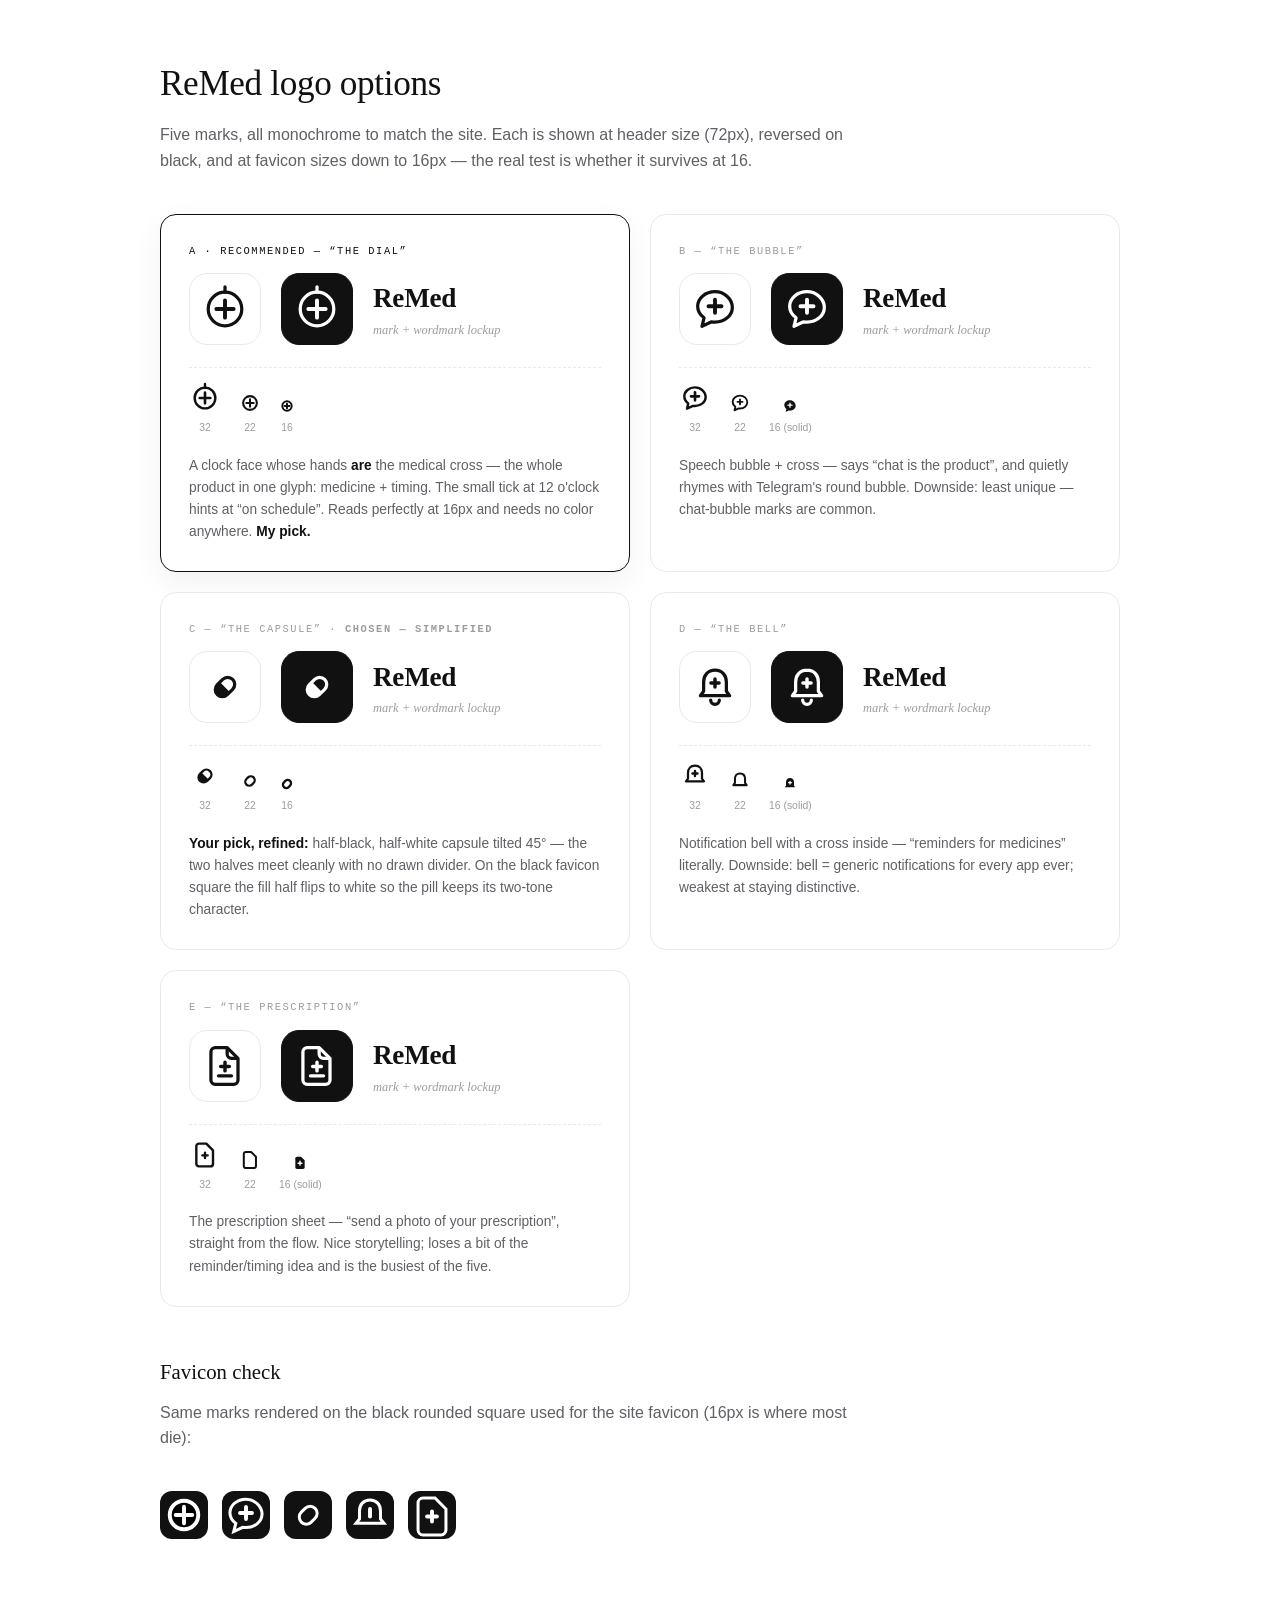
<file: landing/logo-options.html>
<!DOCTYPE html>
<html lang="en">
<head>
<meta charset="UTF-8" />
<meta name="viewport" content="width=device-width, initial-scale=1.0" />
<title>ReMed — logo options</title>
<style>
  :root { --ink:#111112; --muted:#5f6065; --dim:#9b9ca1; --border:#e9e9ea; --bg2:#fafafa;
          --font:"Inter",-apple-system,BlinkMacSystemFont,"Segoe UI",Roboto,sans-serif;
          --serif:"Source Serif 4",Georgia,serif; }
  * { box-sizing:border-box; margin:0; padding:0; }
  body { font-family:var(--font); background:#fff; color:var(--ink); line-height:1.6; padding:56px 24px 80px; }
  .wrap { max-width:960px; margin:0 auto; }
  h1 { font-family:var(--serif); font-weight:500; font-size:2.2rem; letter-spacing:-0.01em; }
  .lede { color:var(--muted); margin:10px 0 40px; max-width:44em; }
  .grid { display:grid; grid-template-columns:repeat(auto-fill,minmax(min(420px,100%),1fr)); gap:20px; }
  .opt { border:1px solid var(--border); border-radius:16px; padding:28px; background:#fff; }
  .opt.rec { border-color:var(--ink); box-shadow:0 10px 30px rgba(17,17,18,.06); }
  .tag { font-family:ui-monospace,Menlo,monospace; font-size:.65rem; letter-spacing:.15em; text-transform:uppercase;
         color:var(--dim); margin-bottom:14px; }
  .opt.rec .tag { color:var(--ink); }
  .mark-row { display:flex; align-items:center; gap:20px; margin-bottom:22px; }
  .mark-xl { width:72px; height:72px; border-radius:18px; background:#fff; border:1px solid var(--border);
             display:grid; place-items:center; }
  .mark-xl.dark { background:var(--ink); border-color:var(--ink); }
  .word { font-family:var(--serif); font-weight:600; font-size:1.7rem; letter-spacing:-0.01em; }
  .lockup small { display:block; color:var(--dim); font-size:.78rem; font-family:var(--serif); font-style:italic; }
  .sizes { display:flex; align-items:flex-end; gap:18px; padding:14px 0 4px; border-top:1px dashed var(--border); }
  .size { display:flex; flex-direction:column; align-items:center; gap:6px; color:var(--dim); font-size:.65rem; }
  .note { color:var(--muted); font-size:.86rem; margin-top:14px; }
  .note strong { color:var(--ink); }
  h2 { font-family:var(--serif); font-weight:500; font-size:1.3rem; margin:48px 0 12px; }
</style>
</head>
<body>
<div class="wrap">
  <h1>ReMed logo options</h1>
  <p class="lede">Five marks, all monochrome to match the site. Each is shown at header size (72px), reversed on black,
     and at favicon sizes down to 16px — the real test is whether it survives at 16.</p>

  <div class="grid">

    <!-- ============ A · Dial ============ -->
    <div class="opt rec">
      <p class="tag">A · Recommended — “The Dial”</p>
      <div class="mark-row lockup">
        <div class="mark-xl">
          <svg viewBox="0 0 48 48" width="52" height="52" fill="none">
            <circle cx="24" cy="24" r="15.5" stroke="#111112" stroke-width="3"/>
            <path d="M24 16v16M16 24h16" stroke="#111112" stroke-width="3.6" stroke-linecap="round"/>
            <path d="M24 3.5v5" stroke="#111112" stroke-width="3" stroke-linecap="round"/>
          </svg>
        </div>
        <div class="mark-xl dark">
          <svg viewBox="0 0 48 48" width="52" height="52" fill="none">
            <circle cx="24" cy="24" r="15.5" stroke="#ffffff" stroke-width="3"/>
            <path d="M24 16v16M16 24h16" stroke="#ffffff" stroke-width="3.6" stroke-linecap="round"/>
            <path d="M24 3.5v5" stroke="#ffffff" stroke-width="3" stroke-linecap="round"/>
          </svg>
        </div>
        <div><span class="word">ReMed</span><small>mark + wordmark lockup</small></div>
      </div>
      <div class="sizes">
        <span class="size"><svg viewBox="0 0 48 48" width="32" height="32" fill="none"><circle cx="24" cy="24" r="15.5" stroke="#111112" stroke-width="3.6"/><path d="M24 16v16M16 24h16" stroke="#111112" stroke-width="4" stroke-linecap="round"/><path d="M24 3v6" stroke="#111112" stroke-width="3.6" stroke-linecap="round"/></svg>32</span>
        <span class="size"><svg viewBox="0 0 48 48" width="22" height="22" fill="none"><circle cx="24" cy="24" r="15" stroke="#111112" stroke-width="4.5"/><path d="M24 16v16M16 24h16" stroke="#111112" stroke-width="4.5" stroke-linecap="round"/></svg>22</span>
        <span class="size"><svg viewBox="0 0 48 48" width="16" height="16" fill="none"><circle cx="24" cy="24" r="14" stroke="#111112" stroke-width="6"/><path d="M24 17v14M17 24h14" stroke="#111112" stroke-width="6" stroke-linecap="round"/></svg>16</span>
      </div>
      <p class="note">A clock face whose hands <strong>are</strong> the medical cross — the whole product in one glyph:
      medicine + timing. The small tick at 12 o'clock hints at “on schedule”. Reads perfectly at 16px and needs no
      color anywhere. <strong>My pick.</strong></p>
    </div>

    <!-- ============ B · Bubble ============ -->
    <div class="opt">
      <p class="tag">B — “The Bubble”</p>
      <div class="mark-row lockup">
        <div class="mark-xl">
          <svg viewBox="0 0 48 48" width="52" height="52" fill="none">
            <path d="M24 8c-8.8 0-16 6-16 13.5 0 4.3 2.3 8.1 5.9 10.6L12 40l8.9-4.2c1 .2 2 .2 3.1.2 8.8 0 16-6 16-13.5S32.8 8 24 8z" stroke="#111112" stroke-width="3" stroke-linejoin="round"/>
            <path d="M24 15.5v12M18 21.5h12" stroke="#111112" stroke-width="3.6" stroke-linecap="round"/>
          </svg>
        </div>
        <div class="mark-xl dark">
          <svg viewBox="0 0 48 48" width="52" height="52" fill="none">
            <path d="M24 8c-8.8 0-16 6-16 13.5 0 4.3 2.3 8.1 5.9 10.6L12 40l8.9-4.2c1 .2 2 .2 3.1.2 8.8 0 16-6 16-13.5S32.8 8 24 8z" stroke="#ffffff" stroke-width="3" stroke-linejoin="round"/>
            <path d="M24 15.5v12M18 21.5h12" stroke="#ffffff" stroke-width="3.6" stroke-linecap="round"/>
          </svg>
        </div>
        <div><span class="word">ReMed</span><small>mark + wordmark lockup</small></div>
      </div>
      <div class="sizes">
        <span class="size"><svg viewBox="0 0 48 48" width="32" height="32" fill="none"><path d="M24 8c-8.8 0-16 6-16 13.5 0 4.3 2.3 8.1 5.9 10.6L12 40l8.9-4.2c1 .2 2 .2 3.1.2 8.8 0 16-6 16-13.5S32.8 8 24 8z" stroke="#111112" stroke-width="3.6" stroke-linejoin="round"/><path d="M24 15.5v12M18 21.5h12" stroke="#111112" stroke-width="4" stroke-linecap="round"/></svg>32</span>
        <span class="size"><svg viewBox="0 0 48 48" width="22" height="22" fill="none"><path d="M24 8c-8.8 0-16 6-16 13.5 0 4.3 2.3 8.1 5.9 10.6L12 40l8.9-4.2c1 .2 2 .2 3.1.2 8.8 0 16-6 16-13.5S32.8 8 24 8z" stroke="#111112" stroke-width="4" stroke-linejoin="round"/><path d="M24 16v11M18.5 21.5h11" stroke="#111112" stroke-width="4" stroke-linecap="round"/></svg>22</span>
        <span class="size"><svg viewBox="0 0 48 48" width="16" height="16" fill="none"><path d="M24 7c-9.4 0-17 6.4-17 14.4 0 4.6 2.5 8.6 6.3 11.3L11 42l9.5-4.5c1.1.3 2.3.4 3.5.4 9.4 0 17-6.4 17-14.5S33.4 7 24 7z" fill="#111112"/><path d="M24 15.5v12M18 21.5h12" stroke="#fff" stroke-width="4" stroke-linecap="round"/></svg>16 (solid)</span>
      </div>
      <p class="note">Speech bubble + cross — says “chat is the product”, and quietly rhymes with Telegram's round
      bubble. Downside: least unique — chat-bubble marks are common.</p>
    </div>

    <!-- ============ C · Capsule ============ -->
    <div class="opt">
      <p class="tag">C — “The Capsule” · <strong>chosen — simplified</strong></p>
      <div class="mark-row lockup">
        <div class="mark-xl">
          <svg viewBox="0 0 48 48" width="52" height="52" fill="none">
            <g transform="rotate(-45 24 24)">
              <path d="M24 17.5H20.5A6.5 6.5 0 0 0 20.5 30.5H24Z" fill="#111112"/>
              <path d="M24 17.5H27.5A6.5 6.5 0 0 1 27.5 30.5H24Z" fill="#ffffff"/>
              <rect x="14" y="17.5" width="20" height="13" rx="6.5" stroke="#111112" stroke-width="3"/>
            </g>
          </svg>
        </div>
        <div class="mark-xl dark">
          <svg viewBox="0 0 48 48" width="52" height="52" fill="none">
            <g transform="rotate(-45 24 24)">
              <path d="M24 17.5H20.5A6.5 6.5 0 0 0 20.5 30.5H24Z" fill="#ffffff"/>
              <rect x="14" y="17.5" width="20" height="13" rx="6.5" stroke="#ffffff" stroke-width="3"/>
            </g>
          </svg>
        </div>
        <div><span class="word">ReMed</span><small>mark + wordmark lockup</small></div>
      </div>
      <div class="sizes">
        <span class="size"><svg viewBox="0 0 48 48" width="32" height="32" fill="none"><g transform="rotate(-45 24 24)"><path d="M24 17h-3a7 7 0 0 0 0 14h3z" fill="#111112"/><rect x="13.5" y="16.5" width="21" height="15" rx="7.5" stroke="#111112" stroke-width="3.6"/></g></svg>32</span>
        <span class="size"><svg viewBox="0 0 48 48" width="22" height="22" fill="none"><g transform="rotate(-45 24 24)"><rect x="13" y="15.5" width="22" height="17" rx="8.5" stroke="#111112" stroke-width="5"/></g></svg>22</span>
        <span class="size"><svg viewBox="0 0 48 48" width="16" height="16" fill="none"><g transform="rotate(-45 24 24)"><rect x="11" y="14" width="26" height="20" rx="10" stroke="#111112" stroke-width="7"/></g></svg>16</span>
      </div>
      <p class="note"><strong>Your pick, refined:</strong> half-black, half-white capsule tilted 45° — the two
      halves meet cleanly with no drawn divider. On the black favicon square the fill half flips to white so the
      pill keeps its two-tone character.</p>
    </div>

    <!-- ============ D · Bell ============ -->
    <div class="opt">
      <p class="tag">D — “The Bell”</p>
      <div class="mark-row lockup">
        <div class="mark-xl">
          <svg viewBox="0 0 48 48" width="52" height="52" fill="none">
            <path d="M24 8.5c-6.6 0-10.5 4.7-10.5 11v8.5L10.5 32h27L34.5 28v-8.5c0-6.3-3.9-11-10.5-11z" stroke="#111112" stroke-width="3" stroke-linejoin="round"/>
            <path d="M20 36a4 4 0 0 0 8 0" stroke="#111112" stroke-width="3" stroke-linecap="round"/>
            <path d="M24 16.5v7.5M20.25 20.25h7.5" stroke="#111112" stroke-width="3.2" stroke-linecap="round"/>
          </svg>
        </div>
        <div class="mark-xl dark">
          <svg viewBox="0 0 48 48" width="52" height="52" fill="none">
            <path d="M24 8.5c-6.6 0-10.5 4.7-10.5 11v8.5L10.5 32h27L34.5 28v-8.5c0-6.3-3.9-11-10.5-11z" stroke="#ffffff" stroke-width="3" stroke-linejoin="round"/>
            <path d="M20 36a4 4 0 0 0 8 0" stroke="#ffffff" stroke-width="3" stroke-linecap="round"/>
            <path d="M24 16.5v7.5M20.25 20.25h7.5" stroke="#ffffff" stroke-width="3.2" stroke-linecap="round"/>
          </svg>
        </div>
        <div><span class="word">ReMed</span><small>mark + wordmark lockup</small></div>
      </div>
      <div class="sizes">
        <span class="size"><svg viewBox="0 0 48 48" width="32" height="32" fill="none"><path d="M24 8.5c-6.6 0-10.5 4.7-10.5 11v8.5L10.5 32h27L34.5 28v-8.5c0-6.3-3.9-11-10.5-11z" stroke="#111112" stroke-width="3.4" stroke-linejoin="round"/><path d="M24 16.5v7.5M20.25 20.25h7.5" stroke="#111112" stroke-width="3.6" stroke-linecap="round"/></svg>32</span>
        <span class="size"><svg viewBox="0 0 48 48" width="22" height="22" fill="none"><path d="M24 7.5c-7 0-11 5-11 11.5v9L9.5 33h29L35 28v-9c0-6.5-4-11.5-11-11.5z" stroke="#111112" stroke-width="4.4" stroke-linejoin="round"/></svg>22</span>
        <span class="size"><svg viewBox="0 0 48 48" width="16" height="16" fill="none"><path d="M24 6c-7.6 0-12 5.3-12 12.5V29l-4 5h32l-4-5V18.5C36 11.3 31.6 6 24 6z" fill="#111112"/><path d="M24 16v8M20 20h8" stroke="#fff" stroke-width="4" stroke-linecap="round"/></svg>16 (solid)</span>
      </div>
      <p class="note">Notification bell with a cross inside — “reminders for medicines” literally. Downside: bell =
      generic notifications for every app ever; weakest at staying distinctive.</p>
    </div>

    <!-- ============ E · Sheet ============ -->
    <div class="opt">
      <p class="tag">E — “The Prescription”</p>
      <div class="mark-row lockup">
        <div class="mark-xl">
          <svg viewBox="0 0 48 48" width="52" height="52" fill="none">
            <path d="M15 7h11l10 10v20a4 4 0 0 1-4 4H15a4 4 0 0 1-4-4V11a4 4 0 0 1 4-4z" stroke="#111112" stroke-width="3" stroke-linejoin="round"/>
            <path d="M26 7v6a4 4 0 0 0 4 4h6" stroke="#111112" stroke-width="3" stroke-linejoin="round"/>
            <path d="M24 20.5v8M20 24.5h8" stroke="#111112" stroke-width="3.2" stroke-linecap="round"/>
            <path d="M18 33h12" stroke="#111112" stroke-width="3" stroke-linecap="round"/>
          </svg>
        </div>
        <div class="mark-xl dark">
          <svg viewBox="0 0 48 48" width="52" height="52" fill="none">
            <path d="M15 7h11l10 10v20a4 4 0 0 1-4 4H15a4 4 0 0 1-4-4V11a4 4 0 0 1 4-4z" stroke="#ffffff" stroke-width="3" stroke-linejoin="round"/>
            <path d="M26 7v6a4 4 0 0 0 4 4h6" stroke="#ffffff" stroke-width="3" stroke-linejoin="round"/>
            <path d="M24 20.5v8M20 24.5h8" stroke="#ffffff" stroke-width="3.2" stroke-linecap="round"/>
            <path d="M18 33h12" stroke="#ffffff" stroke-width="3" stroke-linecap="round"/>
          </svg>
        </div>
        <div><span class="word">ReMed</span><small>mark + wordmark lockup</small></div>
      </div>
      <div class="sizes">
        <span class="size"><svg viewBox="0 0 48 48" width="32" height="32" fill="none"><path d="M15 7h11l10 10v20a4 4 0 0 1-4 4H15a4 4 0 0 1-4-4V11a4 4 0 0 1 4-4z" stroke="#111112" stroke-width="3.6" stroke-linejoin="round"/><path d="M24 20.5v8M20 24.5h8" stroke="#111112" stroke-width="3.6" stroke-linecap="round"/></svg>32</span>
        <span class="size"><svg viewBox="0 0 48 48" width="22" height="22" fill="none"><path d="M15 6.5h11.5l10.5 10.5V37a4.5 4.5 0 0 1-4.5 4.5H15A4.5 4.5 0 0 1 10.5 37V11A4.5 4.5 0 0 1 15 6.5z" stroke="#111112" stroke-width="4.4" stroke-linejoin="round"/></svg>22</span>
        <span class="size"><svg viewBox="0 0 48 48" width="16" height="16" fill="none"><path d="M15 5h12l11 11v21a5 5 0 0 1-5 5H15a5 5 0 0 1-5-5V10a5 5 0 0 1 5-5z" fill="#111112"/><path d="M24 19v11M18.5 24.5H29.5" stroke="#fff" stroke-width="4.5" stroke-linecap="round"/></svg>16 (solid)</span>
      </div>
      <p class="note">The prescription sheet — “send a photo of your prescription”, straight from the flow. Nice
      storytelling; loses a bit of the reminder/timing idea and is the busiest of the five.</p>
    </div>

  </div>

  <h2>Favicon check</h2>
  <p class="lede">Same marks rendered on the black rounded square used for the site favicon (16px is where most die):</p>
  <div style="display:flex; gap:14px; flex-wrap:wrap;">
    <svg viewBox="0 0 32 32" width="48" height="48"><rect width="32" height="32" rx="8" fill="#111112"/><circle cx="16" cy="16" r="9.5" stroke="#fff" stroke-width="2.6"/><path d="M16 10.5v11M10.5 16h11" stroke="#fff" stroke-width="2.6" stroke-linecap="round"/></svg>
    <svg viewBox="0 0 32 32" width="48" height="48"><rect width="32" height="32" rx="8" fill="#111112"/><path d="M16 5.5c-5.9 0-10.7 4-10.7 9 0 2.9 1.5 5.4 3.9 7.1L7.8 27l6-2.8c.7.1 1.4.2 2.2.2 5.9 0 10.7-4 10.7-9S21.9 5.5 16 5.5z" fill="none" stroke="#fff" stroke-width="2"/><path d="M16 10.7v8M12 14.7h8" stroke="#fff" stroke-width="2.6" stroke-linecap="round"/></svg>
    <svg viewBox="0 0 32 32" width="48" height="48"><rect width="32" height="32" rx="8" fill="#111112"/><g transform="rotate(-45 16 16)"><rect x="9.5" y="11.5" width="13" height="9.4" rx="4.7" fill="none" stroke="#fff" stroke-width="2"/></g></svg>
    <svg viewBox="0 0 32 32" width="48" height="48"><rect width="32" height="32" rx="8" fill="#111112"/><path d="M16 6c-4.4 0-7 3.1-7 7.3v5.4L6.7 21.5h18.6L23 18.7v-5.4C23 9.1 20.4 6 16 6z" fill="none" stroke="#fff" stroke-width="2"/><path d="M16 12v5" stroke="#fff" stroke-width="2.6" stroke-linecap="round"/></svg>
    <svg viewBox="0 0 32 32" width="48" height="48"><rect width="32" height="32" rx="8" fill="#111112"/><path d="M10 4.7h8l7.3 7.3v14a3.3 3.3 0 0 1-3.3 3.3H10a3.3 3.3 0 0 1-3.3-3.3V8A3.3 3.3 0 0 1 10 4.7z" fill="none" stroke="#fff" stroke-width="2"/><path d="M16 13.7v6.6M12.7 17h6.6" stroke="#fff" stroke-width="2.6" stroke-linecap="round"/></svg>
  </div>
</div>
</body>
</html>
</file>
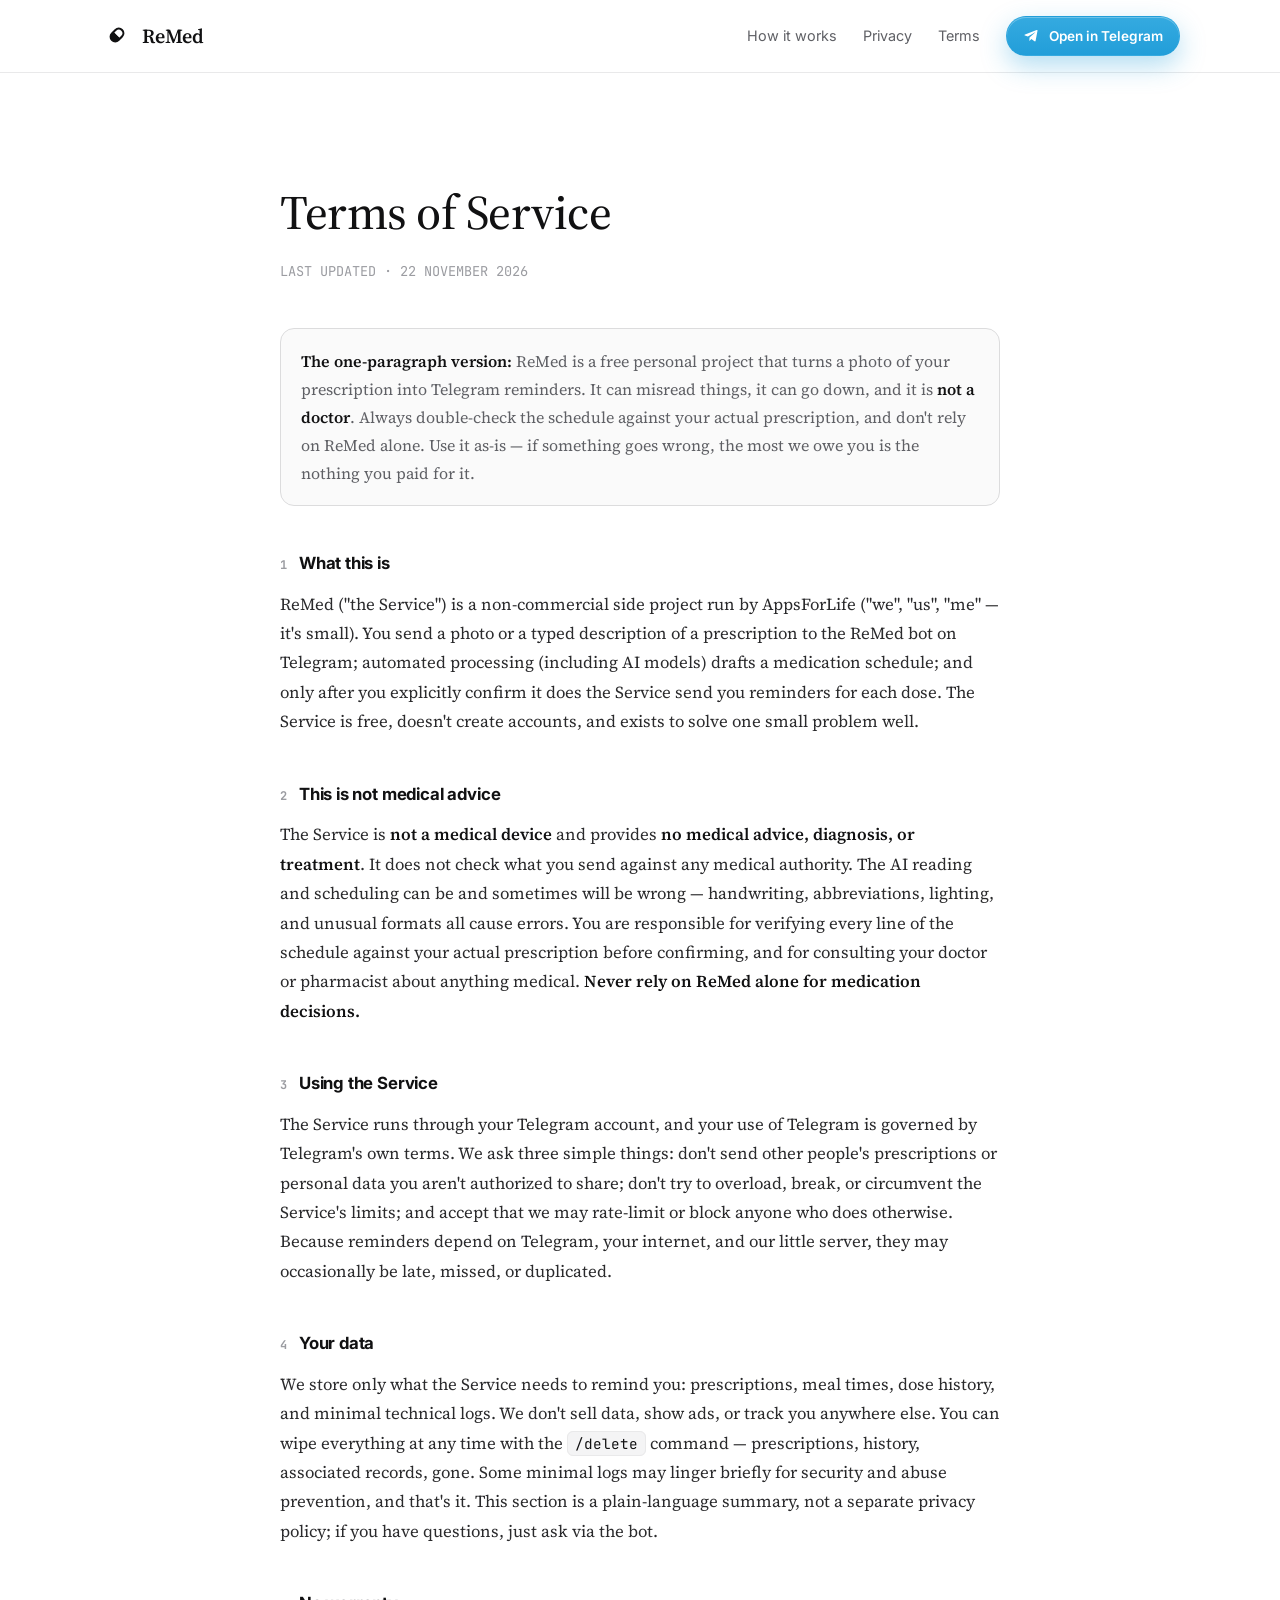
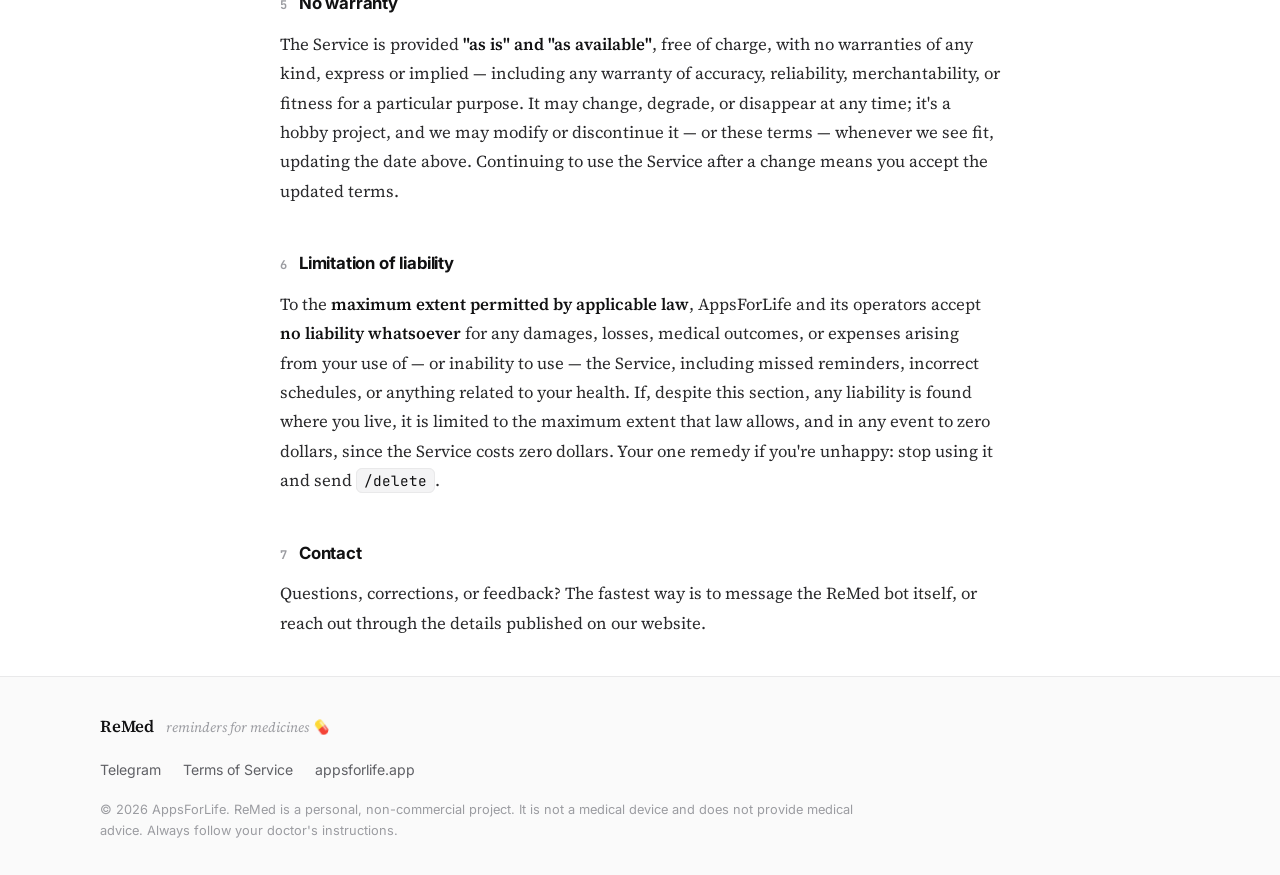
<file: landing/terms.html>
<!DOCTYPE html>
<html lang="en">
<head>
  <meta charset="UTF-8" />
  <meta name="viewport" content="width=device-width, initial-scale=1.0" />
  <title>Terms of Service — ReMed</title>
  <meta name="description" content="Terms of Service for ReMed, a free Telegram medicine-reminder bot. Plain English, short, and honest." />
  <meta name="robots" content="noindex, follow" />
  <link rel="icon" type="image/svg+xml" href="assets/brand/favicon.svg" />
  <link rel="icon" type="image/png" sizes="32x32" href="assets/brand/favicon-32.png" />
  <link rel="icon" type="image/png" sizes="16x16" href="assets/brand/favicon-16.png" />
  <link rel="apple-touch-icon" href="assets/brand/apple-touch-icon.png" />
  <link rel="preconnect" href="https://fonts.googleapis.com" />
  <link rel="preconnect" href="https://fonts.gstatic.com" crossorigin />
  <link href="https://fonts.googleapis.com/css2?family=Inter:wght@400;500;600;700&family=Source+Serif+4:ital,opsz,wght@0,8..60,400;0,8..60,500;0,8..60,600;1,8..60,400&family=JetBrains+Mono:wght@400;500&display=swap" rel="stylesheet" />
  <link rel="stylesheet" href="assets/style.css" />
</head>
<body>

  <header class="site-header">
    <div class="container header-inner">
      <a class="brand" href="./">
        <svg class="logo-mark" viewBox="0 0 48 48" width="34" height="34" fill="none" aria-hidden="true">
          <g transform="rotate(-45 24 24)">
            <path d="M24 17.5H20.5A6.5 6.5 0 0 0 20.5 30.5H24Z" fill="currentColor"/>
            <path d="M24 17.5H27.5A6.5 6.5 0 0 1 27.5 30.5H24Z" fill="#ffffff"/>
            <rect x="14" y="17.5" width="20" height="13" rx="6.5" stroke="currentColor" stroke-width="3"/>
          </g>
        </svg>
        <span class="brand-name">ReMed</span>
      </a>
      <nav class="header-nav" aria-label="Main">
        <a href="./#how">How it works</a>
        <a href="./#privacy">Privacy</a>
        <a href="terms.html">Terms</a>
        <a class="btn btn-sm btn-telegram" href="https://t.me/Reminderformedicinebot?start=web" target="_blank" rel="noopener">
          <svg class="tg-icon" viewBox="0 0 24 24" width="16" height="16" fill="currentColor" aria-hidden="true"><path d="M21.9 3.4 18.9 19.1c-.2 1-.8 1.3-1.7.8l-4.6-3.4-2.2 2.1c-.2.2-.4.4-.9.4l.3-4.6 8.4-7.6c.4-.3-.1-.5-.6-.2L7.3 12.6 2.9 11.2c-1-.3-1-1 .2-1.5l17.4-6.7c.8-.3 1.5.2 1.4 1.4z"/></svg>
          Open in Telegram
        </a>
      </nav>
    </div>
  </header>

  <main class="section doc">
    <h1>Terms of Service</h1>
    <p class="updated">LAST UPDATED · 22 NOVEMBER 2026</p>

    <div class="notice">
      <p><strong>The one-paragraph version:</strong> ReMed is a free personal project that turns a photo of your prescription into Telegram reminders. It can misread things, it can go down, and it is <strong>not a doctor</strong>. Always double-check the schedule against your actual prescription, and don't rely on ReMed alone. Use it as-is — if something goes wrong, the most we owe you is the nothing you paid for it.</p>
    </div>

    <h2><span class="n">1</span>What this is</h2>
    <p>ReMed ("the Service") is a non-commercial side project run by AppsForLife ("we", "us", "me" — it's small). You send a photo or a typed description of a prescription to the ReMed bot on Telegram; automated processing (including AI models) drafts a medication schedule; and only after you explicitly confirm it does the Service send you reminders for each dose. The Service is free, doesn't create accounts, and exists to solve one small problem well.</p>

    <h2><span class="n">2</span>This is not medical advice</h2>
    <p>The Service is <strong>not a medical device</strong> and provides <strong>no medical advice, diagnosis, or treatment</strong>. It does not check what you send against any medical authority. The AI reading and scheduling can be and sometimes will be wrong — handwriting, abbreviations, lighting, and unusual formats all cause errors. You are responsible for verifying every line of the schedule against your actual prescription before confirming, and for consulting your doctor or pharmacist about anything medical. <strong>Never rely on ReMed alone for medication decisions.</strong></p>

    <h2><span class="n">3</span>Using the Service</h2>
    <p>The Service runs through your Telegram account, and your use of Telegram is governed by Telegram's own terms. We ask three simple things: don't send other people's prescriptions or personal data you aren't authorized to share; don't try to overload, break, or circumvent the Service's limits; and accept that we may rate-limit or block anyone who does otherwise. Because reminders depend on Telegram, your internet, and our little server, they may occasionally be late, missed, or duplicated.</p>

    <h2><span class="n">4</span>Your data</h2>
    <p>We store only what the Service needs to remind you: prescriptions, meal times, dose history, and minimal technical logs. We don't sell data, show ads, or track you anywhere else. You can wipe everything at any time with the <code>/delete</code> command — prescriptions, history, associated records, gone. Some minimal logs may linger briefly for security and abuse prevention, and that's it. This section is a plain-language summary, not a separate privacy policy; if you have questions, just ask via the bot.</p>

    <h2><span class="n">5</span>No warranty</h2>
    <p>The Service is provided <strong>"as is" and "as available"</strong>, free of charge, with no warranties of any kind, express or implied — including any warranty of accuracy, reliability, merchantability, or fitness for a particular purpose. It may change, degrade, or disappear at any time; it's a hobby project, and we may modify or discontinue it — or these terms — whenever we see fit, updating the date above. Continuing to use the Service after a change means you accept the updated terms.</p>

    <h2><span class="n">6</span>Limitation of liability</h2>
    <p>To the <strong>maximum extent permitted by applicable law</strong>, AppsForLife and its operators accept <strong>no liability whatsoever</strong> for any damages, losses, medical outcomes, or expenses arising from your use of — or inability to use — the Service, including missed reminders, incorrect schedules, or anything related to your health. If, despite this section, any liability is found where you live, it is limited to the maximum extent that law allows, and in any event to zero dollars, since the Service costs zero dollars. Your one remedy if you're unhappy: stop using it and send <code>/delete</code>.</p>

    <h2><span class="n">7</span>Contact</h2>
    <p>Questions, corrections, or feedback? The fastest way is to message the ReMed bot itself, or reach out through the details published on our website.</p>
  </main>

  <footer class="site-footer">
    <div class="container footer-inner">
      <div class="footer-brand">
        <span class="brand-name">ReMed</span>
        <span class="footer-tag">reminders for medicines 💊</span>
      </div>
      <nav class="footer-nav" aria-label="Footer">
        <a href="https://t.me/Reminderformedicinebot?start=web" target="_blank" rel="noopener">Telegram</a>
        <a href="terms.html">Terms of Service</a>
        <a href="https://appsforlife.app" rel="noopener">appsforlife.app</a>
      </nav>
      <p class="footer-note">
        © <span id="year">2026</span> AppsForLife. ReMed is a personal, non-commercial project.
        It is not a medical device and does not provide medical advice. Always follow your
        doctor's instructions.
      </p>
    </div>
  </footer>

  <script>
    document.getElementById('year').textContent = new Date().getFullYear();
  </script>
</body>
</html>
</file>
<file: landing/assets/style.css>
/* ==========================================================================
   ReMed — landing + terms  ·  light, editorial (Medium-style)
   black & white only — color reserved for CTAs (Telegram blue, WhatsApp green)
   ========================================================================== */

:root {
  --bg: #ffffff;
  --bg-2: #fafafa;
  --surface: #fafafa;
  --surface-2: #f4f4f5;
  --border: #e9e9ea;
  --border-2: #dcdcdd;
  --ink: #111112;            /* primary text / near-black */
  --ink-2: #2a2a2c;
  --muted: #5f6065;
  --dim: #9b9ca1;
  --tg: #229ed9;             /* Telegram blue */
  --wa: #25d366;             /* WhatsApp green */
  --font: "Inter", -apple-system, BlinkMacSystemFont, "Segoe UI", Roboto, sans-serif;
  --serif: "Source Serif 4", Georgia, "Times New Roman", serif;
  --mono: "JetBrains Mono", ui-monospace, "SF Mono", Menlo, monospace;
  --radius: 14px;
  --shadow-lg: 0 24px 70px rgba(17, 17, 18, 0.10), 0 2px 10px rgba(17, 17, 18, 0.05);
}

* { box-sizing: border-box; margin: 0; padding: 0; }

html { scroll-behavior: smooth; scroll-padding-top: 90px; }

body {
  font-family: var(--font);
  background: var(--bg);
  color: var(--ink);
  line-height: 1.65;
  -webkit-font-smoothing: antialiased;
  overflow-x: hidden;
}

.container { width: min(1080px, calc(100% - 48px)); margin-inline: auto; }

a { color: inherit; text-decoration: none; }
code {
  font-family: var(--mono);
  font-size: 0.85em;
  background: var(--surface-2);
  color: var(--ink);
  padding: 2px 7px;
  border-radius: 6px;
  white-space: nowrap;
  border: 1px solid var(--border);
}

::selection { background: #111112; color: #fff; }

/* ---------- type ---------- */
.h2 {
  font-family: var(--serif);
  font-size: clamp(1.8rem, 3.8vw, 2.7rem);
  font-weight: 500;
  letter-spacing: -0.01em;
  line-height: 1.18;
}
.eyebrow {
  font-family: var(--mono);
  font-size: 0.7rem;
  text-transform: uppercase;
  letter-spacing: 0.2em;
  color: var(--ink);
  margin-bottom: 16px;
}
.eyebrow .tick {
  display: inline-block;
  width: 22px; height: 1px;
  background: var(--ink);
  vertical-align: middle;
  margin-right: 10px;
  transform: translateY(-3px);
}
.grad-ink {
  background: linear-gradient(180deg, #111112 30%, #6f7075 130%);
  -webkit-background-clip: text;
  background-clip: text;
  color: transparent;
}
.micro-trust {
  font-size: 0.85rem;
  color: var(--dim);
  margin-top: 18px;
}

/* ---------- buttons (the only color on the page) ---------- */
.btn {
  display: inline-flex;
  align-items: center;
  gap: 10px;
  font-weight: 600;
  border-radius: 999px;
  border: 1px solid transparent;
  cursor: pointer;
  white-space: nowrap;
  padding: 10px 22px;           /* sane default — .btn-sm/.btn-lg override */
  font-size: 0.92rem;
  transition: transform 0.15s ease, box-shadow 0.15s ease, background 0.15s ease, border-color 0.15s ease, color 0.15s;
}
.btn-sm { padding: 8px 16px; font-size: 0.85rem; }
.btn-lg { padding: 15px 30px; font-size: 1rem; }

.btn-telegram {
  background: linear-gradient(180deg, #35aae0, #229ed9);
  color: #fff;
  box-shadow: 0 10px 26px rgba(34, 158, 217, 0.34), inset 0 1px 0 rgba(255, 255, 255, 0.28);
}
.btn-telegram:hover { transform: translateY(-2px); box-shadow: 0 14px 32px rgba(34, 158, 217, 0.42), inset 0 1px 0 rgba(255, 255, 255, 0.28); }

.btn-ghost {
  background: var(--bg);
  border-color: var(--border-2);
  color: var(--ink);
}
.btn-ghost:hover { background: var(--bg-2); border-color: var(--ink); transform: translateY(-2px); }

/* future WhatsApp button — same shape as Telegram, WhatsApp green, two states */
.btn-wa {
  background: linear-gradient(180deg, #3cdf79, #25d366);
  color: #fff;
  box-shadow: 0 10px 26px rgba(37, 211, 102, 0.30), inset 0 1px 0 rgba(255, 255, 255, 0.28);
}
.btn-wa.soon {
  background: var(--bg);
  border: 1px dashed var(--border-2);
  color: var(--dim);
  box-shadow: none;
  cursor: default;
}
.btn-wa.soon:hover { transform: none; }

/* ---------- header ---------- */
.site-header {
  position: sticky;
  top: 0;
  z-index: 50;
  backdrop-filter: blur(14px);
  -webkit-backdrop-filter: blur(14px);
  background: rgba(255, 255, 255, 0.82);
  border-bottom: 1px solid var(--border);
}
.header-inner {
  display: flex;
  align-items: center;          /* logo, name and nav share one vertical center */
  justify-content: space-between;
  height: 72px;
}
.brand {
  display: inline-flex;
  align-items: center;          /* mark and wordmark mutually center-aligned */
  gap: 8px;
}
.logo-mark {
  color: var(--ink);
  flex: none;
  display: block;
  transform: translateY(-1px);  /* optical vertical centering of the tilted capsule */
}
.brand-name {
  font-family: var(--serif);
  font-weight: 600;
  letter-spacing: -0.01em;
  font-size: 1.25rem;
  line-height: 1;
}
.header-nav { justify-self: end; display: flex; align-items: center; gap: 26px; }
.header-nav > a:not(.btn) { font-size: 0.9rem; color: var(--muted); transition: color 0.15s; }
.header-nav > a:not(.btn):hover { color: var(--ink); }

/* ---------- hero ---------- */
.hero { padding: 96px 0 48px; }
.hero-inner {
  display: grid;
  grid-template-columns: 1.02fr 0.98fr;
  gap: 56px;
  align-items: center;
}
.hero h1 {
  font-family: var(--serif);
  font-size: clamp(2.6rem, 5.6vw, 4.2rem);
  font-weight: 500;
  letter-spacing: -0.015em;
  line-height: 1.05;
  margin: 26px 0 22px;
}
.hero-sub {
  font-size: 1.12rem;
  color: var(--muted);
  max-width: 32em;
  line-height: 1.65;
}
.hero-sub strong { color: var(--ink); font-weight: 600; }
.cta-row { display: flex; flex-wrap: wrap; gap: 14px; margin-top: 34px; }

.pill {
  display: inline-flex;
  align-items: center;
  gap: 10px;
  font-size: 0.8rem;
  font-weight: 500;
  color: var(--muted);
  background: var(--bg);
  border: 1px solid var(--border-2);
  padding: 7px 14px;
  border-radius: 999px;
  transition: border-color 0.15s, color 0.15s;
}
.pill:hover { border-color: var(--ink); color: var(--ink); }
.pill-dot {
  width: 7px; height: 7px; border-radius: 50%;
  background: var(--ink);
  flex: none;
  box-shadow: 0 0 0 0 rgba(17, 17, 18, 0.25);
  animation: pulse 2.4s infinite;
}
@keyframes pulse {
  0% { box-shadow: 0 0 0 0 rgba(17, 17, 18, 0.25); }
  70% { box-shadow: 0 0 0 8px rgba(17, 17, 18, 0); }
  100% { box-shadow: 0 0 0 0 rgba(17, 17, 18, 0); }
}
.pill-arrow { color: var(--ink); }

/* ---------- chat mockup (an "image" — allowed to carry Telegram's colors) ---------- */
.chat-wrap { display: flex; justify-content: center; }
.phone {
  width: min(380px, 100%);
  background: #fff;
  border: 1px solid var(--border-2);
  border-radius: 26px;
  padding: 14px 14px 20px;
  box-shadow: var(--shadow-lg);
}
.phone-top { display: flex; gap: 5px; padding: 2px 6px 10px; }
.phone-dot { width: 5px; height: 5px; border-radius: 50%; background: var(--border-2); }
.chat-head {
  display: flex; align-items: center; gap: 10px;
  padding: 10px 12px 14px;
  border-bottom: 1px solid var(--border);
}
.chat-avatar {
  width: 34px; height: 34px; border-radius: 50%;
  display: grid; place-items: center;
  font-family: var(--serif);
  font-weight: 600; font-size: 1rem; color: #fff;
  background: var(--ink);
}
.chat-head strong { font-size: 0.92rem; display: block; line-height: 1.2; }
.chat-head small { color: var(--dim); font-size: 0.75rem; }
.chat-body { padding-top: 14px; display: flex; flex-direction: column; gap: 10px; max-height: 480px; overflow: hidden; }
.msg {
  max-width: 92%;
  padding: 10px 13px;
  border-radius: 16px;
  font-size: 0.84rem;
  line-height: 1.45;
  opacity: 0;
  transform: translateY(10px);
}
.msg.bot { background: var(--surface-2); border-bottom-left-radius: 6px; align-self: flex-start; }
.msg.user {
  background: linear-gradient(180deg, #37aae2, #229ed9);
  border-bottom-right-radius: 6px;
  align-self: flex-end;
  display: flex; align-items: center; gap: 8px;
  color: #fff;
}
.msg .thumb { font-size: 1rem; }
.msg p + p { margin-top: 8px; }
.msg.bot .rx-card {
  display: flex; flex-direction: column; gap: 6px;
  margin: 9px 0;
  padding: 10px 12px;
  background: #fff;
  border: 1px solid var(--border);
  border-radius: 10px;
  font-family: var(--mono);
  font-size: 0.72rem;
  color: var(--ink-2);
}
.rx-line { display: block; }
.kb { display: flex; gap: 8px; margin-top: 10px; }
.kb-btn {
  flex: 1;
  text-align: center;
  font-size: 0.75rem;
  font-weight: 600;
  padding: 7px 8px;
  border-radius: 8px;
  background: #fff;
  border: 1px solid var(--border-2);
  color: var(--muted);
}
.kb-btn.ok { background: #eafaf0; border-color: #b6eccb; color: #157a3e; }
.in .msg { animation: rise 0.5s ease forwards; }
.in .msg:nth-child(1) { animation-delay: 0.15s; }
.in .msg:nth-child(2) { animation-delay: 0.75s; }
.in .msg:nth-child(3) { animation-delay: 1.35s; }
.in .msg:nth-child(4) { animation-delay: 2.6s; }
.in .msg:nth-child(5) { animation-delay: 3.2s; }
@keyframes rise { to { opacity: 1; transform: none; } }

/* ---------- strip ---------- */
.strip { border-block: 1px solid var(--border); background: var(--bg-2); margin-top: 56px; }
.strip-inner {
  display: flex; flex-wrap: wrap; justify-content: center; align-items: baseline;
  gap: 10px 26px;
  padding: 22px 0;
  font-weight: 600;
  font-size: 0.92rem;
  letter-spacing: 0.01em;
}
.strip-sep { color: var(--dim); font-size: 0.7rem; }
.strip em { font-style: italic; font-family: var(--serif); font-weight: 500; }

/* ---------- sections ---------- */
.section { padding: 100px 0 24px; position: relative; }
.section > .container > .h2 { margin-bottom: 50px; }

/* steps */
.steps { display: grid; grid-template-columns: repeat(3, 1fr); gap: 18px; }
.step {
  padding: 30px 26px;
  background: var(--bg);
  border: 1px solid var(--border);
  border-radius: var(--radius);
  transition: border-color 0.2s, transform 0.2s, box-shadow 0.2s;
}
.step:hover { border-color: var(--ink); transform: translateY(-3px); box-shadow: 0 14px 36px rgba(17, 17, 18, 0.07); }
.step-num {
  font-family: var(--mono);
  font-size: 0.75rem;
  color: var(--dim);
  letter-spacing: 0.1em;
}
.step:hover .step-num { color: var(--ink); }
.step h3 { font-family: var(--serif); font-size: 1.25rem; font-weight: 600; letter-spacing: -0.01em; margin: 14px 0 8px; }
.step p { color: var(--muted); font-size: 0.93rem; }

/* features */
.features { display: grid; grid-template-columns: repeat(3, 1fr); gap: 18px; }
.card {
  padding: 28px 26px;
  background: var(--bg);
  border: 1px solid var(--border);
  border-radius: var(--radius);
  transition: border-color 0.2s, transform 0.2s, box-shadow 0.2s;
}
.card:hover { border-color: var(--ink); transform: translateY(-3px); box-shadow: 0 14px 36px rgba(17, 17, 18, 0.07); }
.card-ico {
  font-size: 1.35rem;
  display: inline-grid;
  place-items: center;
  width: 44px; height: 44px;
  border: 1px solid var(--border);
  border-radius: 12px;
  background: var(--bg-2);
  margin-bottom: 16px;
}
.card h3 { font-family: var(--serif); font-size: 1.18rem; font-weight: 600; letter-spacing: -0.01em; margin-bottom: 8px; }
.card p { color: var(--muted); font-size: 0.92rem; }

/* privacy */
.privacy-box {
  display: flex; flex-direction: column; align-items: flex-start;
  padding: clamp(32px, 5vw, 60px);
  border: 1px solid var(--border);
  border-radius: 20px;
  background: var(--bg-2);
}
.privacy-sub { color: var(--muted); max-width: 44em; margin-top: 14px; }
.privacy-points {
  display: flex; flex-wrap: wrap; gap: 12px;
  margin: 30px 0 34px;
  width: 100%;
}
.p-point {
  flex: 1 1 220px;
  padding: 16px 18px;
  border: 1px solid var(--border);
  border-radius: 12px;
  background: #fff;
  font-size: 0.85rem;
  color: var(--dim);
}
.p-point span {
  display: block;
  font-family: var(--serif);
  font-weight: 600;
  color: var(--ink);
  font-size: 1.02rem;
  margin-bottom: 4px;
}

/* final cta */
.final { text-align: center; padding-bottom: 120px; overflow: hidden; }
.final .h2 { margin-bottom: 8px; font-size: clamp(2rem, 4.6vw, 3.2rem); }
.cta-row.center { justify-content: center; }
.final .micro-trust { margin-top: 20px; }

/* ---------- footer ---------- */
.site-footer { border-top: 1px solid var(--border); background: var(--bg-2); }
.footer-inner { padding: 40px 0 34px; display: flex; flex-direction: column; gap: 18px; }
.footer-brand { display: flex; align-items: baseline; gap: 12px; }
.footer-brand .brand-name { font-size: 1.05rem; }
.footer-tag { color: var(--dim); font-size: 0.85rem; font-family: var(--serif); font-style: italic; }
.footer-nav { display: flex; flex-wrap: wrap; gap: 22px; font-size: 0.88rem; }
.footer-nav a { color: var(--muted); transition: color 0.15s; }
.footer-nav a:hover { color: var(--ink); }
.footer-note { color: var(--dim); font-size: 0.8rem; max-width: 60em; }

/* ---------------------------------------------------------------- terms */
.doc { max-width: 720px; margin-inline: auto; }
.doc h1 {
  font-family: var(--serif);
  font-size: clamp(2rem, 4.6vw, 3rem);
  font-weight: 500;
  letter-spacing: -0.01em;
  margin: 0 0 8px;
}
.doc .updated { color: var(--dim); font-size: 0.85rem; font-family: var(--mono); margin-bottom: 44px; }
.doc h2 {
  font-size: 1.05rem;
  font-weight: 700;
  letter-spacing: -0.01em;
  margin: 44px 0 12px;
  text-transform: none;
  display: flex;
  align-items: baseline;
  gap: 12px;
}
.doc h2 .n { font-family: var(--mono); font-size: 0.75rem; color: var(--dim); }
.doc p, .doc li {
  font-family: var(--serif);
  color: var(--ink-2);
  font-size: 1.05rem;
  line-height: 1.75;
  margin-bottom: 14px;
}
.doc ul { padding-left: 24px; margin-bottom: 18px; }
.doc li { margin-bottom: 8px; }
.doc strong { color: var(--ink); font-weight: 600; }
.doc a { color: var(--ink); text-decoration: underline; text-underline-offset: 3px; }
.doc .notice {
  border: 1px solid var(--border-2);
  background: var(--bg-2);
  border-radius: 14px;
  padding: 18px 20px;
  margin: 26px 0;
}
.doc .notice p { margin: 0; color: var(--muted); font-size: 1rem; }
.doc .notice strong { color: var(--ink); }
.doc code { font-family: var(--mono); }

/* ---------- reveal animation ---------- */
.reveal { opacity: 0; transform: translateY(18px); transition: opacity 0.6s ease, transform 0.6s ease; }
.reveal.in { opacity: 1; transform: none; }
@media (prefers-reduced-motion: reduce) {
  .reveal { opacity: 1; transform: none; transition: none; }
  .in .msg { opacity: 1; transform: none; animation: none; }
  .pill-dot { animation: none; }
  html { scroll-behavior: auto; }
}

/* ---------- responsive ---------- */
.br-md { display: inline; }
.br-sm { display: inline; }

@media (max-width: 960px) {
  .hero { padding-top: 64px; }
  .hero-inner { grid-template-columns: 1fr; gap: 44px; }
  .hero-copy { text-align: center; display: flex; flex-direction: column; align-items: center; }
  .steps, .features { grid-template-columns: repeat(2, 1fr); }
}

@media (max-width: 640px) {
  .container { width: calc(100% - 36px); }
  .header-nav > a:not(.btn) { display: none; }   /* keep just the CTA on small screens */
  .hero { padding-top: 48px; }
  .hero h1 { font-size: clamp(2.3rem, 10.5vw, 3rem); }
  .btn-lg { width: 100%; justify-content: center; }
  .cta-row { flex-direction: column; }
  .br-md { display: none; }
  .br-sm { display: inline; }
  .steps, .features { grid-template-columns: 1fr; }
  .section { padding: 76px 0 12px; }
  .chat-body { max-height: none; }
  .strip-inner { gap: 8px 16px; font-size: 0.84rem; }
  .footer-inner { padding: 32px 0; }
}
</file>
